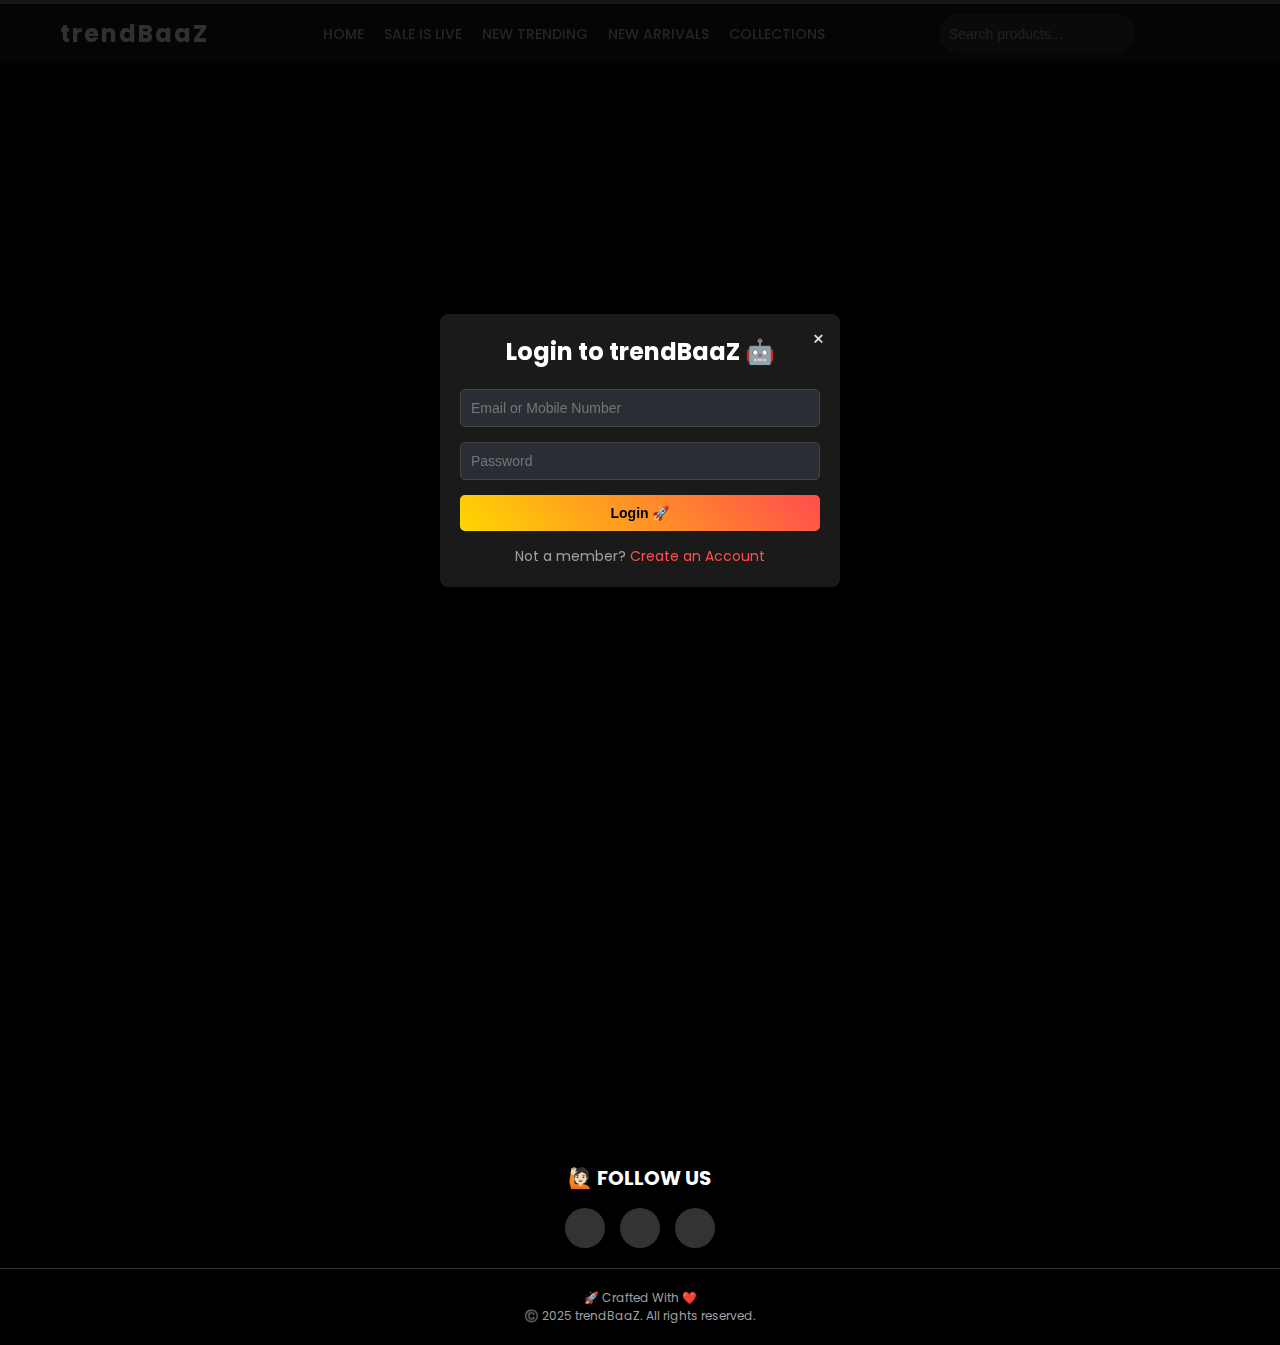
<file: Account.html>
<!DOCTYPE html>
<html lang="en">
<head>
    <meta charset="UTF-8">
    <meta name="viewport" content="width=device-width, initial-scale=1.0">
    <title>trendBaaZ - Account</title>
    <link href="https://fonts.googleapis.com/css2?family=Poppins:wght@400;500;600;700&display=swap" rel="stylesheet">
    <link rel="stylesheet" href="Account.css">
</head>
<body>
    <!-- Navbar -->
    <nav class="navbar">
        <div class="container">
            <div class="logo">
                <h1>trendBaaZ</h1>
            </div>
            <ul class="nav-menu">
                <li class="nav-item"><a href="Index.html" class="nav-link">Home</a></li>
                <li class="nav-item"><a href="Index.html#sale" class="nav-link">Sale is LIVE</a></li>
                <li class="nav-item"><a href="Index.html#trending" class="nav-link">New Trending</a></li>
                <li class="nav-item"><a href="Index.html#new-arrivals" class="nav-link">New Arrivals</a></li>
                <li class="nav-item"><a href="Collection.html" class="nav-link">Collections</a></li>
            </ul>
            <div class="nav-right">
                <div class="search-bar">
                    <input type="text" placeholder="Search products...">
                    <button class="search-icon">
                        <svg width="16" height="16"><use xlink:href="#search-icon"></use></svg>
                    </button>
                </div>
                <div class="nav-icons">
                    <a href="Cart.html" class="icon cart">
                        <svg width="20" height="20"><use xlink:href="#cart-icon"></use></svg>
                    </a>
                    <a href="Account.html" class="icon account">
                        <svg width="20" height="20"><use xlink:href="#account-icon"></use></svg>
                    </a>
                </div>
            </div>
        </div>
    </nav>

    <!-- Login Modal -->
    <div class="modal" id="login-modal">
        <div class="modal-content">
            <span class="close-btn">&times;</span>
            <h2>Login to trendBaaZ 🤖</h2>
            <form id="login-form">
                <input type="text" id="login-identifier" placeholder="Email or Mobile Number" required>
                <input type="password" id="login-password" placeholder="Password" required>
                <button type="submit">Login 🚀</button>
                <p>Not a member? <a href="#" id="show-register">Create an Account</a></p>
            </form>
        </div>
    </div>

    <!-- Register Modal -->
    <div class="modal" id="register-modal">
        <div class="modal-content">
            <span class="close-btn">&times;</span>
            <h2>Create Your Account ✨</h2>
            <form id="register-form">
                <input type="email" id="register-email" placeholder="Email" required>
                <input type="text" id="register-mobile" placeholder="Mobile Number" required>
                <input type="password" id="register-password" placeholder="Password" required>
                <select id="register-gender" required>
                    <option value="" disabled selected>Select Gender</option>
                    <option value="male">Male</option>
                    <option value="female">Female</option>
                    <option value="other">Other</option>
                </select>
                <button type="submit">Register 🎉</button>
                <p>Already have an account? <a href="#" id="show-login">Login</a></p>
            </form>
        </div>
    </div>

    <!-- OTP Verification Modal -->
    <div class="modal" id="otp-modal">
        <div class="modal-content">
            <span class="close-btn">&times;</span>
            <h2>Verify OTP 🔑</h2>
            <form id="otp-form">
                <input type="email" id="otp-email" placeholder="Email" required readonly>
                <input type="text" id="otp-code" placeholder="Enter OTP" required>
                <button type="submit">Verify OTP ✅</button>
                <p>Didn’t receive an OTP? <a href="#" id="resend-otp">Resend OTP</a></p>
            </form>
        </div>
    </div>

    <!-- Account Section -->
    <section class="account-section">
        <div class="account-container" id="account-container">
            <!-- Account content will be dynamically loaded -->
        </div>
    </section>

    <!-- Footer -->
    <footer class="footer-section">
        <div class="footer-container">
            <div class="footer-column footer-brand">
                <h2 class="footer-title">trendBaaZ</h2>
                <p class="footer-description">
                    Discover the latest in fashion with trendBaaZ. Shop exclusive collections, trendy apparel, and elevate your style!
                </p>
            </div>
            <div class="footer-column footer-links">
                <h2 class="footer-title">🔗 Quick Links</h2>
                <ul>
                    <li><a href="index.html" class="footer-link">🏠 Home</a></li>
                    <li><a href="#" class="footer-link">🛍️ Shop</a></li>
                    <li><a href="#" class="footer-link">✨ Collections</a></li>
                    <li><a href="#" class="footer-link">🆕 New Arrivals</a></li>
                    <li><a href="#" class="footer-link">🔖 Sale</a></li>
                </ul>
            </div>
            <div class="footer-column footer-contact">
                <h2 class="footer-title">👩🏻‍💻 Contact Us</h2>
                <p>📧 Email: support@trendbaaz.com</p>
                <p>📞 Phone: +91 9466703790</p>
                <p>📍 Address: 123 Fashion St, Style City, 12345</p>
            </div>
            <div class="footer-column footer-newsletter">
                <h2 class="footer-title">📢 Newsletter</h2>
                <p>Stay updated with the latest trends and exclusive offers!</p>
                <form class="newsletter-form">
                    <input type="email" class="newsletter-input" placeholder="Enter your email">
                    <button type="submit" class="newsletter-btn">Subscribe</button>
                </form>
            </div>
        </div>
        <div class="footer-social">
            <h2 class="footer-title">🙋🏻 Follow Us</h2>
            <div class="social-icons">
                <a href="#" class="social-icon">
                    <svg width="20" height="20"><use xlink:href="#facebook-icon"></use></svg>
                </a>
                <a href="#" class="social-icon">
                    <svg width="20" height="20"><use xlink:href="#twitter-icon"></use></svg>
                </a>
                <a href="#" class="social-icon">
                    <svg width="20" height="20"><use xlink:href="#instagram-icon"></use></svg>
                </a>
            </div>
        </div>
        <div class="footer-bottom">
            <p>🚀 Crafted With ❤️<br>©️ 2025 trendBaaZ. All rights reserved.</p>
        </div>
    </footer>

    <script src="Account.js"></script>
</body>
</html>
</file>
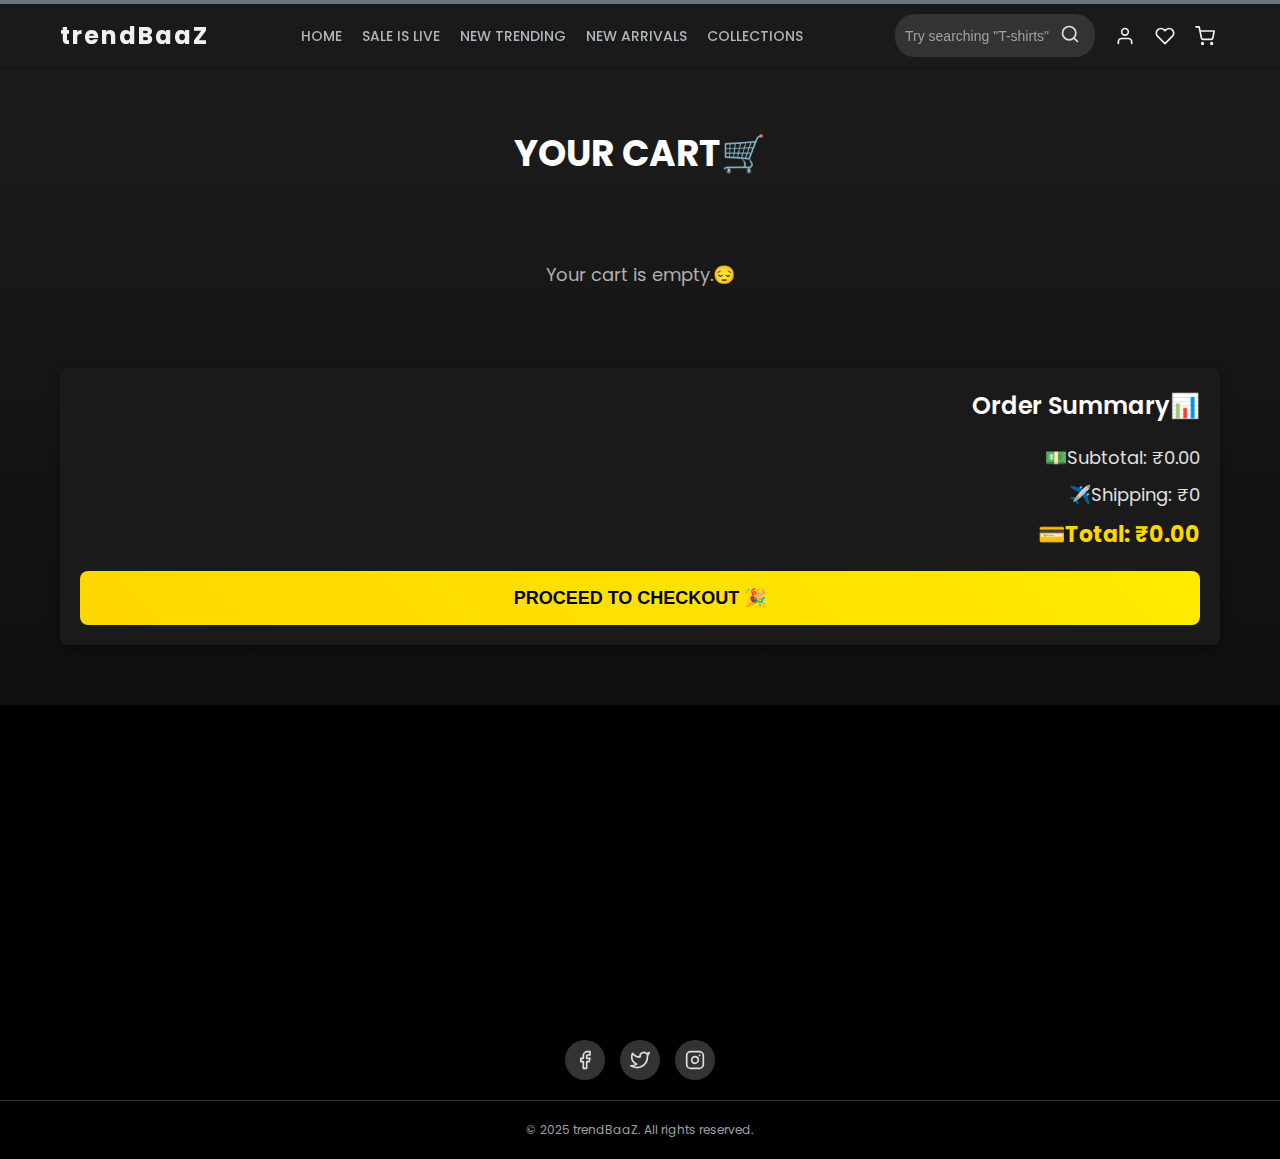
<file: Cart.html>
<!DOCTYPE html>
<html lang="en">
<head>
  <meta charset="UTF-8">
  <meta name="viewport" content="width=device-width, initial-scale=1.0">
  <title>🚛 Your Cart - trendBaaZ</title>
  <link rel="stylesheet" href="Cart.css">
  <link href="https://fonts.googleapis.com/css2?family=Poppins:wght@400;500;600;700&display=swap" rel="stylesheet">
</head>
<body>
  <nav class="navbar">
    <div class="container">
      <div class="logo">
       <a class="index" href="Index.html"> <h1>trendBaaZ</h1> </a>
      </div>
      <ul class="nav-menu">
        <li class="nav-item"><a href="Index.html" class="nav-link">Home</a></li>
                <li class="nav-item"><a href="Index.html#sale" class="nav-link">Sale is LIVE</a></li>
                <li class="nav-item"><a href="Index.html#trending" class="nav-link">New Trending</a></li>
                <li class="nav-item"><a href="Index.html#new-arrivals" class="nav-link">New Arrivals</a></li>
                <li class="nav-item"><a href="Collection.html" class="nav-link">Collections</a></li>
      </ul>
      <div class="nav-right">
        <div class="search-bar">
          <input type="text" id="searchInput" placeholder="Search...">
          <button class="search-icon">
            <svg width="20" height="20" viewBox="0 0 24 24" fill="none" stroke="currentColor" stroke-width="2" stroke-linecap="round" stroke-linejoin="round">
              <circle cx="11" cy="11" r="8"></circle>
              <line x1="21" y1="21" x2="16.65" y2="16.65"></line>
            </svg>
          </button>
        </div>
        <div class="nav-icons">
          <a href="#" class="icon">
            <svg width="20" height="20" viewBox="0 0 24 24" fill="none" stroke="currentColor" stroke-width="2" stroke-linecap="round" stroke-linejoin="round">
              <path d="M20 21v-2a4 4 0 0 0-4-4H8a4 4 0 0 0-4 4v2"></path>
              <circle cx="12" cy="7" r="4"></circle>
            </svg>
          </a>
          <a href="#" class="icon heart">
            <svg width="20" height="20" viewBox="0 0 24 24" fill="none" stroke="currentColor" stroke-width="2" stroke-linecap="round" stroke-linejoin="round">
              <path d="M20.84 4.61a5.5 5.5 0 0 0-7.78 0L12 5.67l-1.06-1.06a5.5 5.5 0 0 0-7.78 7.78l1.06 1.06L12 21.23l7.78-7.78 1.06-1.06a5.5 5.5 0 0 0 0-7.78z"></path>
            </svg>
          </a>
          <a href="#" class="icon">
            <svg width="20" height="20" viewBox="0 0 24 24" fill="none" stroke="currentColor" stroke-width="2" stroke-linecap="round" stroke-linejoin="round">
              <circle cx="9" cy="21" r="1"></circle>
              <circle cx="20" cy="21" r="1"></circle>
              <path d="M1 1h4l2.68 13.39a2 2 0 0 0 2 1.61h9.72a2 2 0 0 0 2-1.61L23 6H6"></path>
            </svg>
          </a>
        </div>
      </div>
    </div>
  </nav>

  <section class="cart-section">
    <div class="container">
      <h2 class="cart-title">Your Cart🛒</h2>
      <div class="cart-items"></div>
      <div class="cart-summary">
        <h3>Order Summary📊</h3>
        <p>💵Subtotal: <span id="subtotal">₹0</span></p>
        <p>✈️Shipping: ₹0</p>
        <p class="total"><b>💳</b>Total: <span id="total">₹0</span></p>
        <button class="checkout-btn">Proceed to Checkout <b>🎉</b></button>
      </div>
    </div>
  </section>

  <footer class="footer-section">
    <div class="footer-container">
      <div class="footer-column footer-brand">
        <h3 class="footer-title">trendBaaZ</h3>
        <p class="footer-description">Discover the latest in fashion with trendBaaZ. Shop exclusive collections, trendy apparel, and elevate your style!</p>
      </div>
      <div class="footer-column footer-links">
        <h3 class="footer-title">Quick Links</h3>
        <ul>
          <li><a href="#" class="footer-link">Home</a></li>
          <li><a href="#" class="footer-link">Shop</a></li>
          <li><a href="#" class="footer-link">Collections</a></li>
          <li><a href="#" class="footer-link">New Arrivals</a></li>
          <li><a href="#" class="footer-link">Sale</a></li>
        </ul>
      </div>
      <div class="footer-column footer-contact">
        <h3 class="footer-title">Contact Us</h3>
        <p>Email: support@trendbaaz.com</p>
        <p>Phone: +1 (234) 567-890</p>
        <p>Address: 123 Fashion St, Style City, 12345</p>
      </div>
      <div class="footer-column footer-newsletter">
        <h3 class="footer-title">Newsletter</h3>
        <p>Stay updated with the latest trends and exclusive offers!</p>
        <form class="newsletter-form">
          <input type="email" class="newsletter-input" placeholder="Enter your email">
          <button class="newsletter-btn">Subscribe</button>
        </form>
      </div>
    </div>
    <div class="footer-social">
      <div class="social-icons">
        <a href="#" class="social-icon">
          <svg width="24" height="24" viewBox="0 0 24 24" fill="none" stroke="currentColor" stroke-width="2" stroke-linecap="round" stroke-linejoin="round">
            <path d="M18 2h-3a5 5 0 0 0-5 5v3H7v4h3v8h4v-8h3l1-4h-4V7a1 1 0 0 1 1-1h3z"></path>
          </svg>
        </a>
        <a href="#" class="social-icon">
          <svg width="24" height="24" viewBox="0 0 24 24" fill="none" stroke="currentColor" stroke-width="2" stroke-linecap="round" stroke-linejoin="round">
            <path d="M23 3a10.9 10.9 0 0 1-3.14 1.53 4.48 4.48 0 0 0-7.86 3v1A10.66 10.66 0 0 1 3 4s-4 9 5 13a11.64 11.64 0 0 1-7 2c9 5 20 0 20-11.5a4.5 4.5 0 0 0-.08-.83A7.72 7.72 0 0 0 23 3z"></path>
          </svg>
        </a>
        <a href="#" class="social-icon">
          <svg width="24" height="24" viewBox="0 0 24 24" fill="none" stroke="currentColor" stroke-width="2" stroke-linecap="round" stroke-linejoin="round">
            <rect x="2" y="2" width="20" height="20" rx="5" ry="5"></rect>
            <path d="M16 11.37A4 4 0 1 1 12.63 8 4 4 0 0 1 16 11.37z"></path>
            <line x1="17.5" y1="6.5" x2="17.51" y2="6.5"></line>
          </svg>
        </a>
      </div>
    </div>
    <div class="footer-bottom">
      <p>© 2025 trendBaaZ. All rights reserved.</p>
    </div>
  </footer>

  <script src="Cart.js"></script>
</body>
</html>
</file>
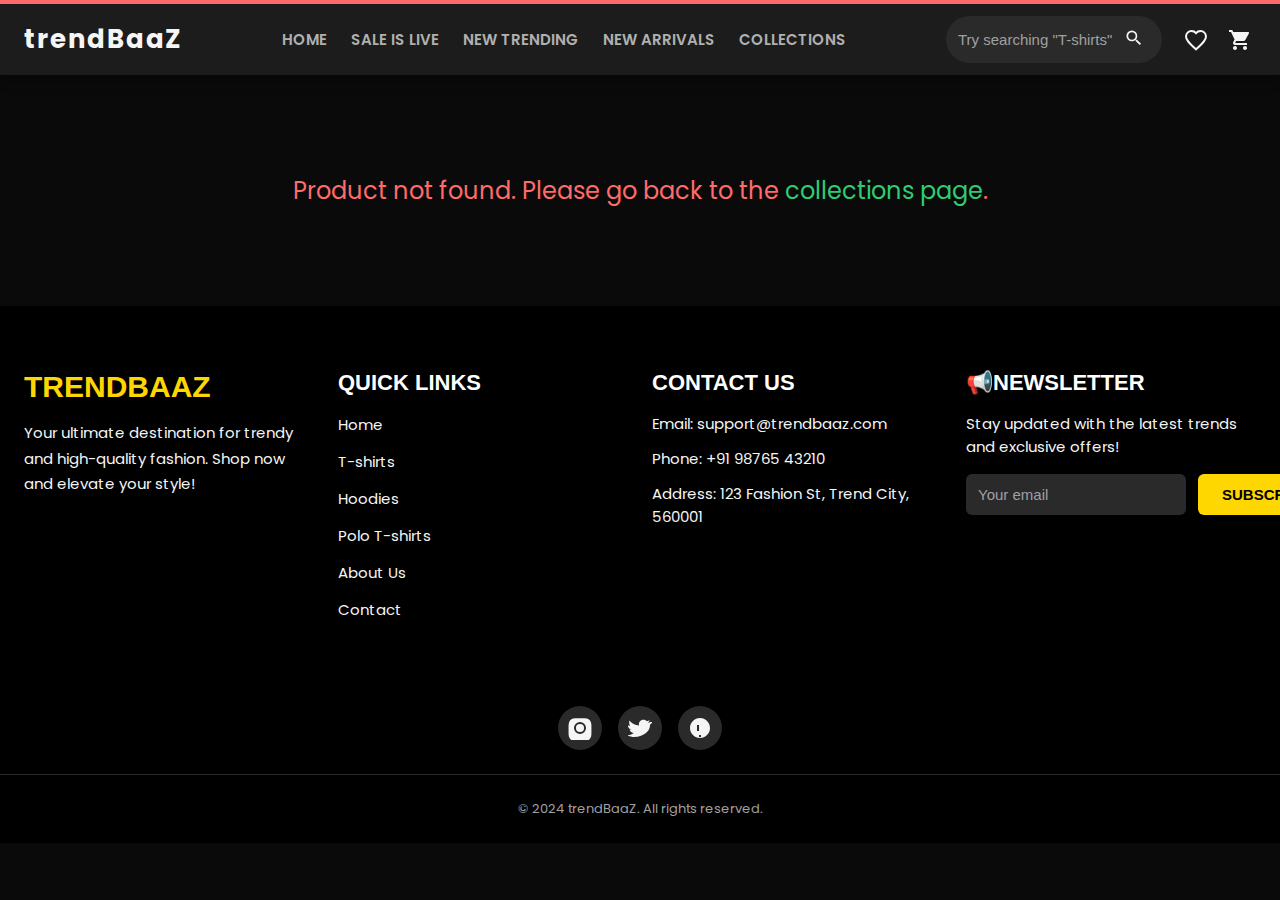
<file: CollectionProducts.html>
<!DOCTYPE html>
<html lang="en">
<head>
    <meta charset="UTF-8">
    <meta name="viewport" content="width=device-width, initial-scale=1.0">
    <title>Product Details - trendBaaZ</title>
    <link href="https://fonts.googleapis.com/css2?family=Poppins:wght@400;500;600;700&display=swap" rel="stylesheet">
    <link rel="stylesheet" href="CollectionProducts.css">
</head>
<body>
    <nav class="navbar">
        <div class="container">
            <div class="logo">
                <h1>trendBaaZ</h1>
            </div>
            <button class="hamburger">
                <span></span>
                <span></span>
                <span></span>
            </button>
            <ul class="nav-menu">
                <li class="nav-item"><a href="Collection.html" class="nav-link">Home</a></li>
                <li class="nav-item"><a href="#" class="nav-link">Sale is LIVE</a></li>
                <li class="nav-item"><a href="#" class="nav-link">New Trending</a></li>
                <li class="nav-item"><a href="#" class="nav-link">New Arrivals</a></li>
                <li class="nav-item dropdown">
                    <a href="Collection.html" class="nav-link">Collections</a>
                    <ul class="dropdown-menu">
                        <li><a href="Collection.html#tshirt-section">T-shirt</a></li>
                        <li><a href="Collection.html#polo-section">Polo Tshirt</a></li>
                        <li><a href="Collection.html#hoodie-section">Hoodie</a></li>
                    </ul>
                </li>
            </ul>
            <div class="nav-right">
                <div class="search-bar">
                    <input type="text" id="searchInput" placeholder="Try searching...">
                    <button class="search-icon">
                        <svg width="20" height="20" viewBox="0 0 24 24">
                            <path fill="currentColor" d="M15.5 14h-.79l-.28-.27a6.5 6.5 0 001.48-4.23 6.5 6.5 0 10-6.5 6.5c1.61 0 3.09-.59 4.23-1.57l.27.28v.79l5 4.99L20.49 19l-4.99-5zm-6 0C7.01 14 5 11.99 5 9.5S7.01 5 9.5 5 14 7.01 14 9.5 11.99 14 9.5 14z"/>
                        </svg>
                    </button>
                </div>
                <div class="nav-icons">
                    <a href="#" class="icon wishlist-icon">
                        <svg width="24" height="24" viewBox="0 0 24 24"><path fill="none" stroke="currentColor" stroke-width="2" d="M12 21.35l-1.45-1.32C5.4 15.36 2 12.28 2 8.5 2 5.42 4.42 3 7.5 3c1.74 0 3.41.81 4.5 2.09C13.09 3.81 14.76 3 16.5 3 19.58 3 22 5.42 22 8.5c0 3.78-3.4 6.86-8.55 11.54L12 21.35z"/></svg>
                        <span class="count-badge wishlist-count"></span>
                    </a>
                    <a href="#" class="icon cart-icon">
                        <svg width="24" height="24" viewBox="0 0 24 24"><path fill="currentColor" d="M7 18c-1.1 0-1.99.9-1.99 2S5.9 22 7 22s2-.9 2-2-.9-2-2-2zM1 2v2h2l3.6 7.59-1.35 2.45c-.16.28-.25.61-.25.96 0 1.1.9 2 2 2h12v-2H7.42c-.14 0-.25-.11-.25-.25l.03-.12.9-1.63h7.45c.75 0 1.41-.41 1.75-1.03l3.58-6.49A1.003 1.003 0 0020 4H5.21l-.94-2H1zm16 16c-1.1 0-1.99.9-1.99 2s.89 2 1.99 2 2-.9 2-2-.9-2-2-2z"/></svg>
                        <span class="count-badge cart-count"></span>
                    </a>
                </div>
            </div>
        </div>
    </nav>

    <section class="product-details-section">
        <div class="product-details-container">
            <div class="product-image-gallery">
                <img id="mainProductImage" src="" alt="Product Image">
                <button class="gallery-arrow previous-btn" aria-label="Previous Image">‹</button>
                <button class="gallery-arrow next-btn" aria-label="Next Image">›</button>
                <div class="thumbnail-gallery" id="thumbnailContainer">
                    <!-- Thumbnails will be dynamically loaded here by JS -->
                </div>
            </div>
            <div class="product-info-main">
                <div class="product-header">
                    <div class="price-rating">
                        <div class="product-price-info">
                            <span id="productPrice" class="price"></span>
                            <span id="productOriginalPrice" class="original-price"></span>
                            <span id="productDiscount" class="discount"></span>
                        </div>
                        <p class="rating">⭐ <span id="productRating"></span></p>
                    </div>
                    <p id="productName" class="product-title"></p>
                    <button class="share-icon" aria-label="Share">
                        <svg width="24" height="24" viewBox="0 0 24 24"><path fill="currentColor" d="M18 16.08c-.76 0-1.44.3-1.96.77L8.91 12.7c.05-.23.09-.46.09-.7s-.04-.47-.09-.7l7.05-4.11c.52.48 1.2.77 1.96.77 1.66 0 3-1.34 3-3s-1.34-3-3-3-3 1.34-3 3c0 .24.04.47.09.7L7.05 11.2c-.52-.48-1.2-.77-1.96-.77-1.66 0-3 1.34-3 3s1.34 3 3 3c.76 0 1.44-.3 1.96-.77l7.05 4.11c-.05.23-.09.46-.09.7 0 1.66 1.34 3 3 3s3-1.34 3-3-1.34-3-3-3z"/></svg>
                    </button>
                </div>

                <h3 class="section-title">OFFERS</h3>
                <div class="offers-section">
                    <div class="offer-card">
                        <div class="offer-icon">
                            <svg width="24" height="24" viewBox="0 0 24 24"><path fill="#2ecc71" d="M12 2C6.48 2 2 6.48 2 12s4.48 10 10 10 10-4.48 10-10S17.52 2 12 2zm-2 15l-5-5 1.41-1.41L10 14.17l7.59-7.59L19 8l-9 9z"/></svg>
                        </div>
                        <div class="offer-content">
                            <p class="offer-text">Get it for as low as <span class="offer-price">₹399</span> <span class="original-offer-price">₹549</span></p>
                            <p class="offer-details">Pick any 3 Oversized Printed T-shirts @1199 Add 3 products in your cart to avail the offer</p>
                            <p class="offer-terms">Offer will be auto-applied <a href="#" class="offer-t-c">OFFER T&C</a></p>
                        </div>
                    </div>
                </div>

                <div class="color-selection">
                    <h3>SELECT COLOR</h3>
                    <div class="color-options">
                        <div class="color-option active" data-color="default" title="Default Color">
                            <img src="https://placehold.co/80x80/0a0a0a/FFFFFF?text=Default" alt="Default Color">
                        </div>
                        <div class="color-option" data-color="black" title="Black">
                            <img src="https://placehold.co/80x80/000000/FFFFFF?text=Black" alt="Black Color">
                        </div>
                        <div class="color-option" data-color="white" title="White">
                            <img src="https://placehold.co/80x80/FFFFFF/000000?text=White" alt="White Color">
                        </div>
                        <!-- Add more color options here as needed -->
                    </div>
                </div>

                <div class="size-selection">
                    <div class="size-header">
                        <h3>SELECT SIZE</h3>
                        <a href="#" class="size-guide-link">SIZE GUIDE</a>
                    </div>
                    <div class="size-buttons">
                        <button class="size-btn" data-size="S">S</button>
                        <button class="size-btn" data-size="M">M</button>
                        <button class="size-btn" data-size="L">L</button>
                        <button class="size-btn" data-size="XL">XL</button>
                        <button class="size-btn" data-size="XXL">XXL</button>
                    </div>
                </div>

                <div class="action-buttons">
                    <button class="wishlist-btn">
                        <svg width="24" height="24" viewBox="0 0 24 24"><path d="M12 21.35l-1.45-1.32C5.4 15.36 2 12.28 2 8.5 2 5.42 4.42 3 7.5 3c1.74 0 3.41.81 4.5 2.09C13.09 3.81 14.76 3 16.5 3 19.58 3 22 5.42 22 8.5c0 3.78-3.4 6.86-8.55 11.54L12 21.35z"/></svg>
                        WISHLIST
                    </button>
                    <button class="add-to-cart-btn">ADD TO CART</button>
                </div>

                <div class="product-accordion">
                    <div class="accordion-item">
                        <div class="accordion-header">
                            <span class="accordion-icon">📄</span>
                            Product Description
                            <span class="toggle-icon">+</span>
                        </div>
                        <div class="accordion-content">
                            <p id="productDescription"></p>
                        </div>
                    </div>
                </div>
            </div>
        </div>

        <div class="customer-reviews reviews-section">
            <h3 class="section-title">CUSTOMER REVIEWS</h3>
            <div class="review-summary">
                <div class="overall-rating">
                    <span class="stars">⭐ <span id="overallRating">N/A</span></span>
                    <span id="totalReviews" class="review-count">0 reviews</span>
                </div>
                <button class="write-review-btn">Write a Review</button>
            </div>
            <div class="review-sort">
                <label for="sortReviews">Sort by:</label>
                <select id="sortReviews">
                    <option value="recent">Most Recent</option>
                    <option value="highest">Highest Rated</option>
                    <option value="lowest">Lowest Rated</option>
                </select>
            </div>
            <div class="individual-reviews" id="reviewList">
                <!-- Reviews will be dynamically loaded here by JS -->
            </div>
        </div>

    </section>

    <footer class="footer-section">
        <div class="footer-container">
            <div class="footer-column footer-brand">
                <h2 class="footer-title">trendBaaZ</h2>
                <p class="footer-description">Your ultimate destination for trendy and high-quality fashion. Shop now and elevate your style!</p>
            </div>
            <div class="footer-column footer-links">
                <h3 class="footer-title">Quick Links</h3>
                <ul>
                    <li><a href="Collection.html" class="footer-link">Home</a></li>
                    <li><a href="Collection.html#tshirt-section" class="footer-link">T-shirts</a></li>
                    <li><a href="Collection.html#hoodie-section" class="footer-link">Hoodies</a></li>
                    <li><a href="Collection.html#polo-section" class="footer-link">Polo T-shirts</a></li>
                    <li><a href="#" class="footer-link">About Us</a></li>
                    <li><a href="#" class="footer-link">Contact</a></li>
                </ul>
            </div>
            <div class="footer-column footer-contact">
                <h3 class="footer-title">Contact Us</h3>
                <p>Email: support@trendbaaz.com</p>
                <p>Phone: +91 98765 43210</p>
                <p>Address: 123 Fashion St, Trend City, 560001</p>
            </div>
            <div class="footer-column footer-newsletter">
                <div class="footer-title">📢Newsletter</div>
                <p>Stay updated with the latest trends and exclusive offers!</p>
                <form class="newsletter-form">
                    <input type="email" placeholder="Your email" class="newsletter-input">
                    <button type="submit" class="newsletter-btn">Subscribe</button>
                </form>
            </div>
        </div>
        <div class="footer-social">
            <div class="social-icons">
                <a href="#" class="social-icon"><svg viewBox="0 0 24 24" width="24" height="24"><path fill="currentColor" d="M12 2.163c3.204 0 3.584.012 4.85.07c1.332.067 2.163.292 2.87.546a4.998 4.998 0 013.111 3.111c.254.707.479 1.538.546 2.87.058 1.265.07 1.646.07 4.85s-.012 3.584-.07 4.85c-.067 1.332-.292 2.163-.546 2.87a4.998 4.998 0 01-3.111 3.111c-.707.254-1.538.479-2.87.546-1.265.058-1.646.07-4.85.07s-3.584-.012-4.85-.07c-1.332-.067-2.163-.292-2.87-.546a4.998 4.998 0 01-3.111-3.111c-.254-.707-.479-1.538-.546-2.87-.058-1.265-.07-1.646-.07-4.85s.012-3.584.07-4.85c.067-1.332.292-2.163.546-2.87a4.998 4.998 0 013.111-3.111c.707-.254 1.538-.479 2.87-.546C8.416 2.175 8.796 2.163 12 2.163zm0 3.84a6 6 0 100 12 6 6 0 000-12zm0 1.95a4.05 4.05 0 110 8.1 4.05 4.05 0 010-8.1z"/></svg></a>
                <a href="#" class="social-icon"><svg viewBox="0 0 24 24" width="24" height="24"><path fill="currentColor" d="M22.46 6c-.84.37-1.74.62-2.67.73.96-.58 1.7-1.5 2.05-2.61-.9.53-1.89.92-2.93 1.13c-.85-.91-2.06-1.48-3.38-1.48-2.57 0-4.66 2.09-4.66 4.66 0 .36.04.7.11 1.03-3.87-.19-7.3-2.05-9.6-4.87-.4 2.07-.2 3.98.64 5.1-.79-.02-1.53-.24-2.18-.62v.06c0 2.27 1.62 4.16 3.76 4.59-.39.1-.8.15-1.23.15-.3 0-.59-.03-.87-.08.6 1.86 2.34 3.2 4.39 3.23-1.61 1.26-3.64 2.02-5.83 2.02-.38 0-.76-.02-1.13-.07 2.08 1.34 4.56 2.13 7.23 2.13C16.5 20.33 22 14.86 22 9.21c0-.18-.01-.35-.02-.52.96-.69 1.79-1.56 2.45-2.55z"/></svg></a>
                <a href="#" class="social-icon"><svg viewBox="0 0 24 24" width="24" height="24"><path fill="currentColor" d="M12 2C6.48 2 2 6.48 2 12s4.48 10 10 10 10-4.48 10-10S17.52 2 12 2zm-1 13H9v-6h2v6zm0 4h2v2h-2z"/></svg></a>
            </div>
        </div>
        <div class="footer-bottom">
            <p>&copy; 2024 trendBaaZ. All rights reserved.</p>
        </div>
    </footer>

    <script src="CollectionProducts.js"></script>
</body>
</html>
</file>
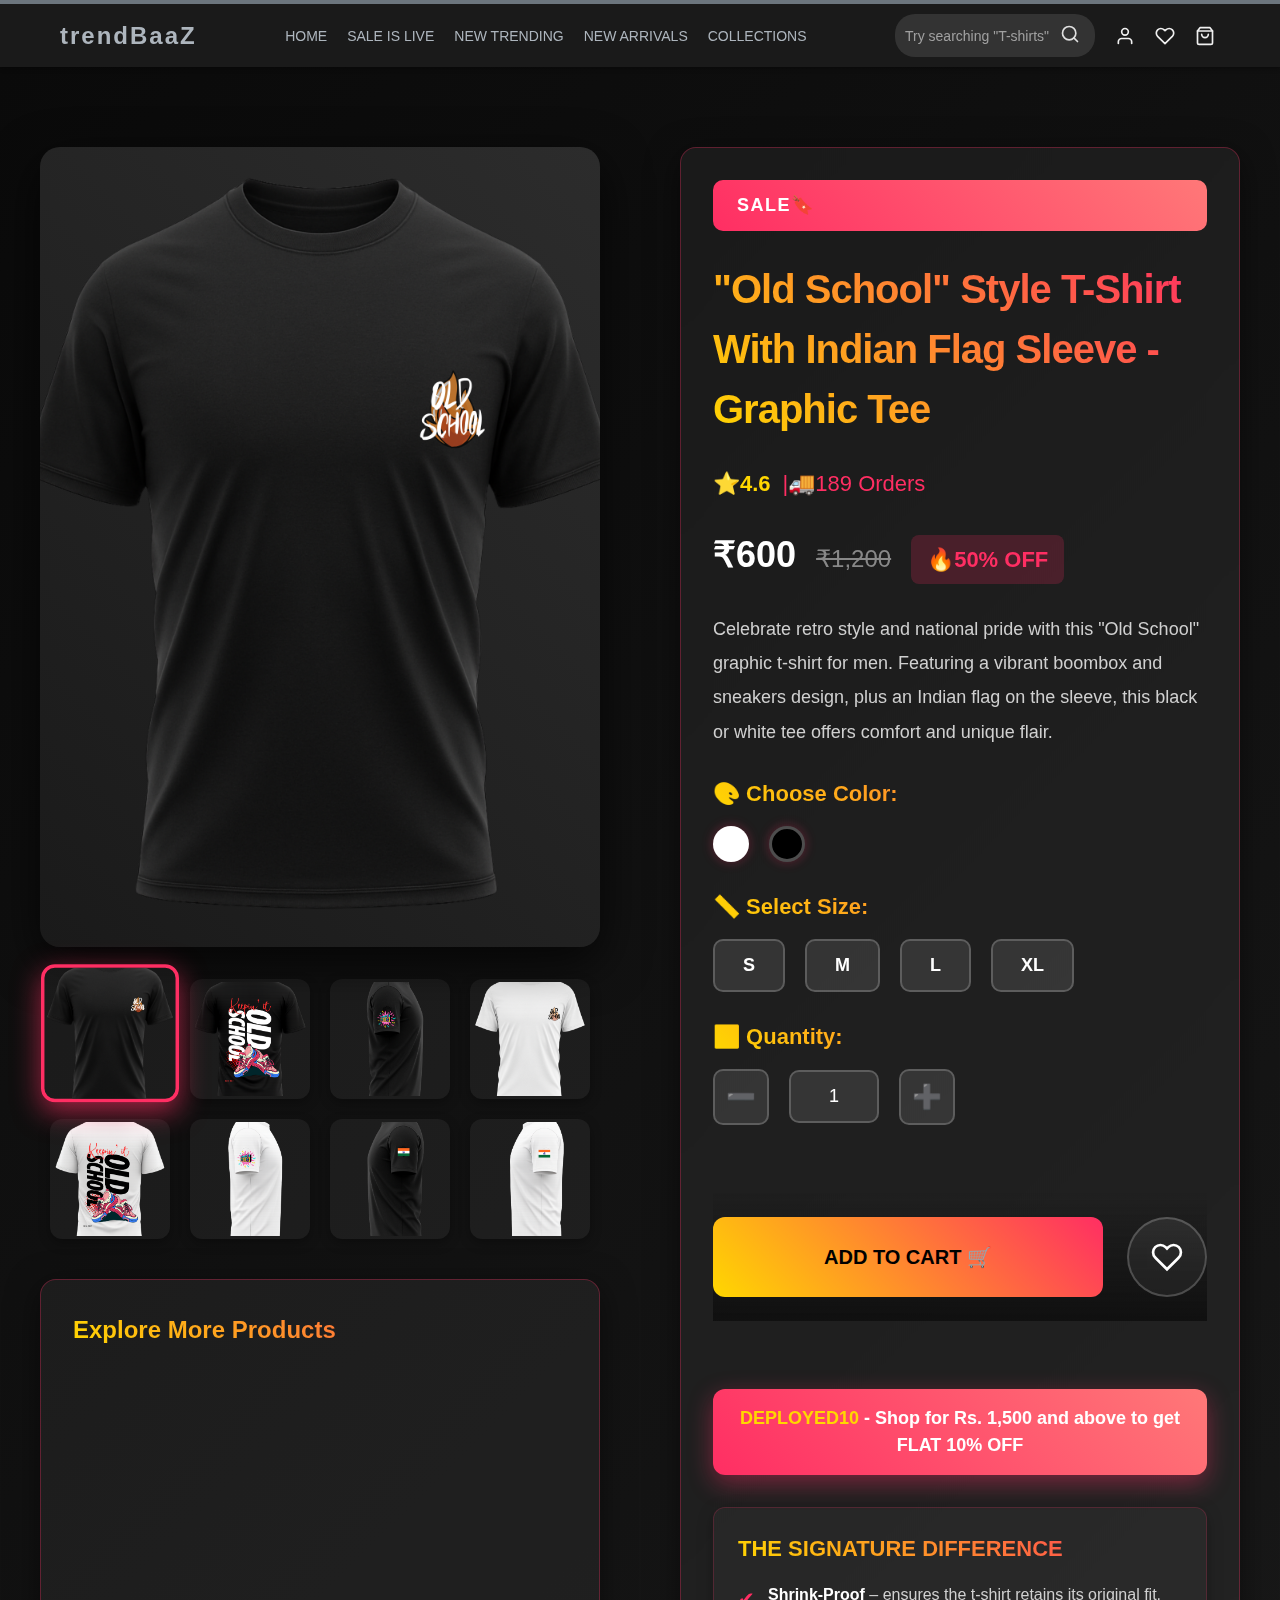
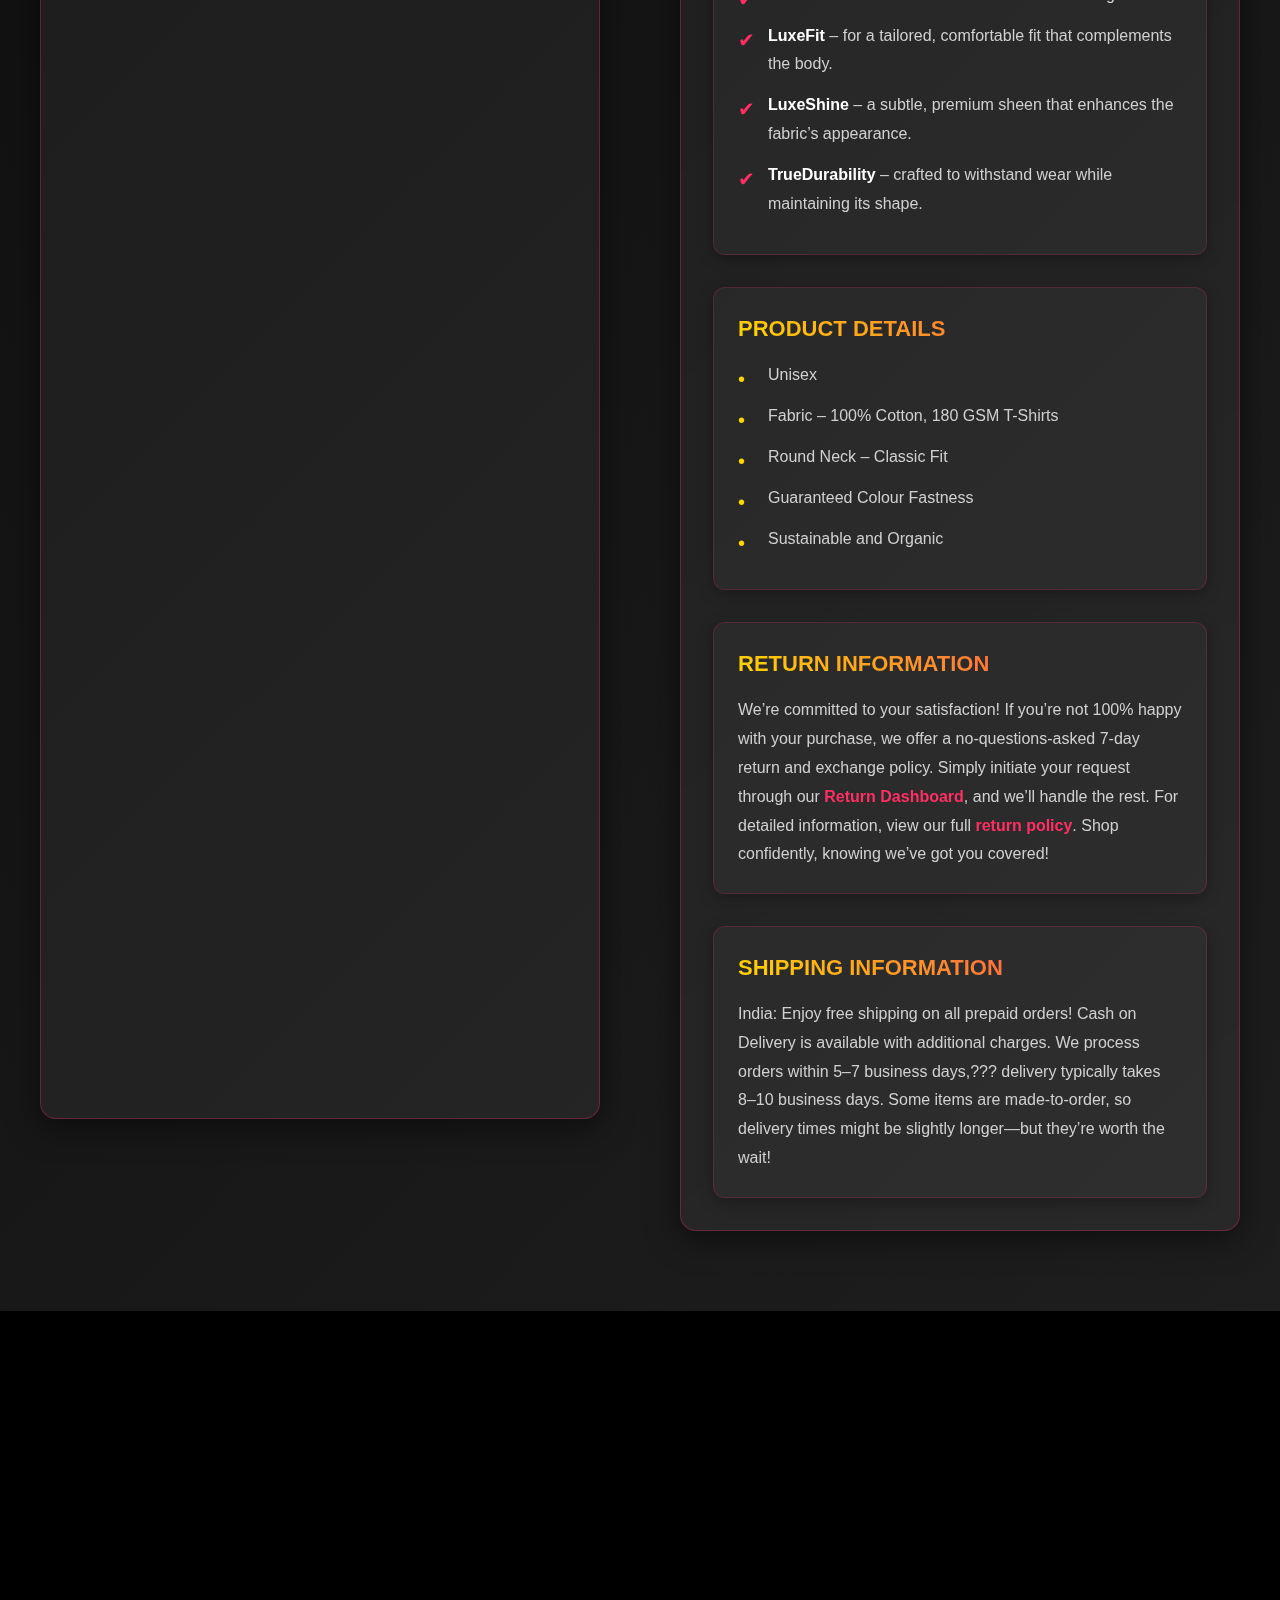
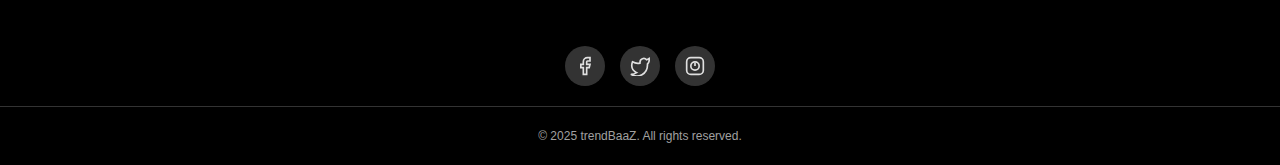
<file: Product.html>
<!DOCTYPE html>
<html lang="en">
<head>
  <meta charset="UTF-8">
  <meta name="viewport" content="width=device-width, initial-scale=1.0">
  <title>trendBaaZ | Product</title>
  <link rel="stylesheet" href="Product.css">
</head>
<body>
  <header class="navbar">
    <div class="container">
      <div class="logo">
        <h1><a href="#" class="index">trendBaaZ</a></h1>
      </div>
      <nav>
        <ul class="nav-menu">
          <li class="nav-item"><a href="Index.html" class="nav-link">Home</a></li>
                <li class="nav-item"><a href="Index.html#sale" class="nav-link">Sale is LIVE</a></li>
                <li class="nav-item"><a href="Index.html#trending" class="nav-link">New Trending</a></li>
                <li class="nav-item"><a href="Index.html#new-arrivals" class="nav-link">New Arrivals</a></li>
                <li class="nav-item"><a href="Collection.html" class="nav-link">Collections</a></li>
        </ul>
      </nav>
      <div class="nav-right">
        <div class="search-bar">
          <input type="text" id="searchInput" placeholder="Try searching..."/>
          <button class="search-icon">
            <svg width="20" height="20" viewBox="0 0 24 24" fill="none" stroke="currentColor" stroke-width="2" stroke-linecap="round" stroke-linejoin="round">
              <circle cx="11" cy="11" r="8"></circle>
              <line x1="21" y1="21" x2="16.65" y2="16.65"></line>
            </svg>
          </button>
        </div>
        <div class="nav-icons">
          <a href="Account.html" class="icon">
            <svg width="20" height="20" viewBox="0 0 24 24" fill="none" stroke="currentColor" stroke-width="2" stroke-linecap="round" stroke-linejoin="round">
              <path d="M20 21v-2a4 4 0 0 0-4-4H8a4 4 0 0 0-4 4v2"></path>
              <circle cx="12" cy="7" r="4"></circle>
            </svg>
            <span class="count-badge hidden" id="wishlist-count">0</span>
          </a>
          <a href="Wishlist.html" class="icon heart">
            <svg width="20" height="20" viewBox="0 0 24 24" fill="none" stroke="currentColor" stroke-width="2" stroke-linecap="round" stroke-linejoin="round">
              <path d="M20.84 4.61a5.5 5.5 0 0 0-7.78 0L12 5.67l-1.06-1.06a5.5 5.5 0 0 0-7.78 7.78L12 21.23l7.78-7.78 1.06-1.06a5.5 5.5 0 0 0 0-7.78z"></path>
            </svg>
            <span class="count-badge wishlist-count">0</span>
          </a>
          <a href="Cart.html" class="icon cart">
            <svg width="20" height="20" viewBox="0 0 24 24" fill="none" stroke="currentColor" stroke-width="2" stroke-linecap="round" stroke-linejoin="round">
              <path d="M6 2L3 6v14a2 2 0 0 0 2 2h14a2 2 0 0 0 2-2V6l-3-4z"></path>
              <line x1="3" y1="6" x2="21" y2="6"></line>
              <path d="M16 10a4 4 0 0 1-8 0"></path>
            </svg>
            <span class="count-badge cart-count">0</span>
          </a>
        </div>
      </div>
    </div>
  </header>

  <section class="product-details-section">
    <div class="product-container">
      <div class="product-gallery-section">
        <div class="product-gallery">
          <div class="main-image">
            <img src="" alt="Main Product Image" class="main-product-image">
            <button class="gallery-nav left">
              <svg viewBox="0 0 24 24" fill="none" stroke="currentColor" stroke-width="2">
                <path d="M15 18l-6-6 6-6"></path>
              </svg>
            </button>
            <button class="gallery-nav right">
              <svg viewBox="0 0 24 24" fill="none" stroke="currentColor" stroke-width="2">
                <path d="M9 18l6-6-6-6"></path>
              </svg>
            </button>
          </div>
          <div class="thumbnail-container"></div>
        </div>
        <div class="more-products">
          <h3>Explore More Products</h3>
          <div class="product-cards"></div>
        </div>
      </div>

      <div class="product-info">
        <span class="product-tag"></span>
        <h1 class="product-title"></h1>
        <div class="product-rating">
          <span class="rating-value"></span>
          <span class="orders"></span>
        </div>
        <div class="price-details">
          <span class="current-price"></span>
          <span class="original-price"></span>
          <span class="discount-percentage"></span>
        </div>
        <p class="product-description"></p>
        <div class="color-selector">
          <h3>🎨 Choose Color:</h3>
          <div class="color-options"></div>
        </div>
        <div class="size-selector">
          <h3>📏 Select Size:</h3>
          <div class="size-options">
            <button class="size-btn" data-size="S">S</button>
            <button class="size-btn" data-size="M">M</button>
            <button class="size-btn" data-size="L">L</button>
            <button class="size-btn" data-size="XL">XL</button>
          </div>
        </div>
        <div class="quantity-selector">
          <h3>🔢 Quantity:</h3>
          <div class="quantity-controls">
            <button class="quantity-btn minus">➖</button>
            <input type="number" class="quantity-input" value="1" min="1" max="10">
            <button class="quantity-btn plus">➕</button>
          </div>
        </div>
        <div class="action-buttons">
          <button class="add-to-cart-btn">Add to Cart 🛒</button>
          <button class="wishlist-btn">
            <svg viewBox="0 0 24 24" fill="none" stroke="currentColor" stroke-width="2">
              <path d="M20.84 4.61a5.5 5.5 0 0 0-7.78 0L12 5.67l-1.06-1.06a5.5 5.5 0 0 0-7.78 7.78l1.06 1.06L12 21.23l7.78-7.78 1.06-1.06a5.5 5.5 0 0 0 0-7.78z"></path>
            </svg>
          </button>
        </div>
        <div class="additional-info">
          <div class="offer-banner">
            <p><strong>DEPLOYED10</strong> - Shop for Rs. 1,500 and above to get FLAT 10% OFF</p>
          </div>
          <div class="signature-difference">
            <h3>THE SIGNATURE DIFFERENCE</h3>
            <ul>
              <li><strong>Shrink-Proof</strong> – ensures the t-shirt retains its original fit.</li>
              <li><strong>LuxeFit</strong> – for a tailored, comfortable fit that complements the body.</li>
              <li><strong>LuxeShine</strong> – a subtle, premium sheen that enhances the fabric’s appearance.</li>
              <li><strong>TrueDurability</strong> – crafted to withstand wear while maintaining its shape.</li>
            </ul>
          </div>
          <div class="product-details">
            <h3>PRODUCT DETAILS</h3>
            <ul>
              <li>Unisex</li>
              <li>Fabric – 100% Cotton, 180 GSM T-Shirts</li>
              <li>Round Neck – Classic Fit</li>
              <li>Guaranteed Colour Fastness</li>
              <li>Sustainable and Organic</li>
            </ul>
          </div>
          <div class="return-info">
            <h3>RETURN INFORMATION</h3>
            <p>We’re committed to your satisfaction! If you’re not 100% happy with your purchase, we offer a no-questions-asked 7-day return and exchange policy. Simply initiate your request through our <a href="#">Return Dashboard</a>, and we’ll handle the rest. For detailed information, view our full <a href="#">return policy</a>. Shop confidently, knowing we’ve got you covered!</p>
          </div>
          <div class="shipping-info">
            <h3>SHIPPING INFORMATION</h3>
            <p>India: Enjoy free shipping on all prepaid orders! Cash on Delivery is available with additional charges. We process orders within 5–7 business days,??? delivery typically takes 8–10 business days. Some items are made-to-order, so delivery times might be slightly longer—but they’re worth the wait!</p>
          </div>
        </div>
      </div>
    </div>
  </section>

  <footer class="footer-section">
    <div class="footer-container">
      <div class="footer-column footer-brand">
        <h3 class="footer-title">trendBaaZ 🌟</h3>
        <p class="footer-description">Discover the latest in fashion with trendBaaZ. Shop exclusive collections, trendy apparel, and elevate your style! 🚀</p>
      </div>
      <div class="footer-column footer-links">
        <h3 class="footer-title">Quick Links 🔗</h3>
        <ul>
          <li><a href="#" class="footer-link">Home 🏠</a></li>
          <li><a href="#" class="footer-link">Shop 🛍️</a></li>
          <li><a href="#" class="footer-link">Collections 🎨</a></li>
          <li><a href="#" class="footer-link">New Arrivals 🚀</a></li>
          <li><a href="#" class="footer-link">Sale 🔥</a></li>
        </ul>
      </div>
      <div class="footer-column footer-contact">
        <h3 class="footer-title">Contact Us 📬</h3>
        <p>Email: [email protected]</p>
        <p>Phone: +1 (234) 567-890</p>
        <p>Address: 123 Fashion St, Style City, 12345</p>
      </div>
      <div class="footer-column footer-newsletter">
        <h3 class="footer-title">Newsletter 📩</h3>
        <p>Stay updated with the latest trends and exclusive offers!</p>
        <form class="newsletter-form">
          <input type="email" class="newsletter-input" placeholder="Your email">
          <button type="submit" class="newsletter-btn">Subscribe ✨</button>
        </form>
      </div>
    </div>
    <div class="footer-social">
      <div class="social-icons">
        <a href="#" class="social-icon">
          <svg viewBox="0 0 24 24" fill="none" stroke="currentColor" stroke-width="2">
            <path d="M18 2h-3a5 5 0 0 0-5 5v3H7v4h3v8h4v-8h3l1-4h-4V7a1 1 0 0 1 1-1h3z"></path>
          </svg>
        </a>
        <a href="#" class="social-icon">
          <svg viewBox="0 0 24 24" fill="none" stroke="currentColor" stroke-width="2">
            <path d="M23 3a10.9 10.9 0 0 1-3.14 1.53 4.48 4.48 0 0 0-7.86 3v1A12.66 12.66 0 0 1 3 7s-4 9 5 13a11.64 11.64 0 0 1-7 2c9 5 20 0 20-11.5a4.5 4.5 0 0 0-.08-.83A7.72 7.72 0 0 0 23 3z"></path>
          </svg>
        </a>
        <a href="#" class="social-icon">
          <svg viewBox="0 0 24 24" fill="none" stroke="currentColor" stroke-width="2">
            <rect x="2" y="2" width="20" height="20" rx="5" ry="5"></rect>
            <circle cx="12" cy="12" r="5"></circle>
            <line x1="12" y1="8" x2="12" y2="12"></line>
            <line x1="12" y1="16" x2="12" y2="16"></line>
          </svg>
        </a>
      </div>
    </div>
    <div class="footer-bottom">
      <p>© 2025 trendBaaZ. All rights reserved.</p>
    </div>
  </footer>
  <script src="Product.js"></script>
</body>
</html>
</file>
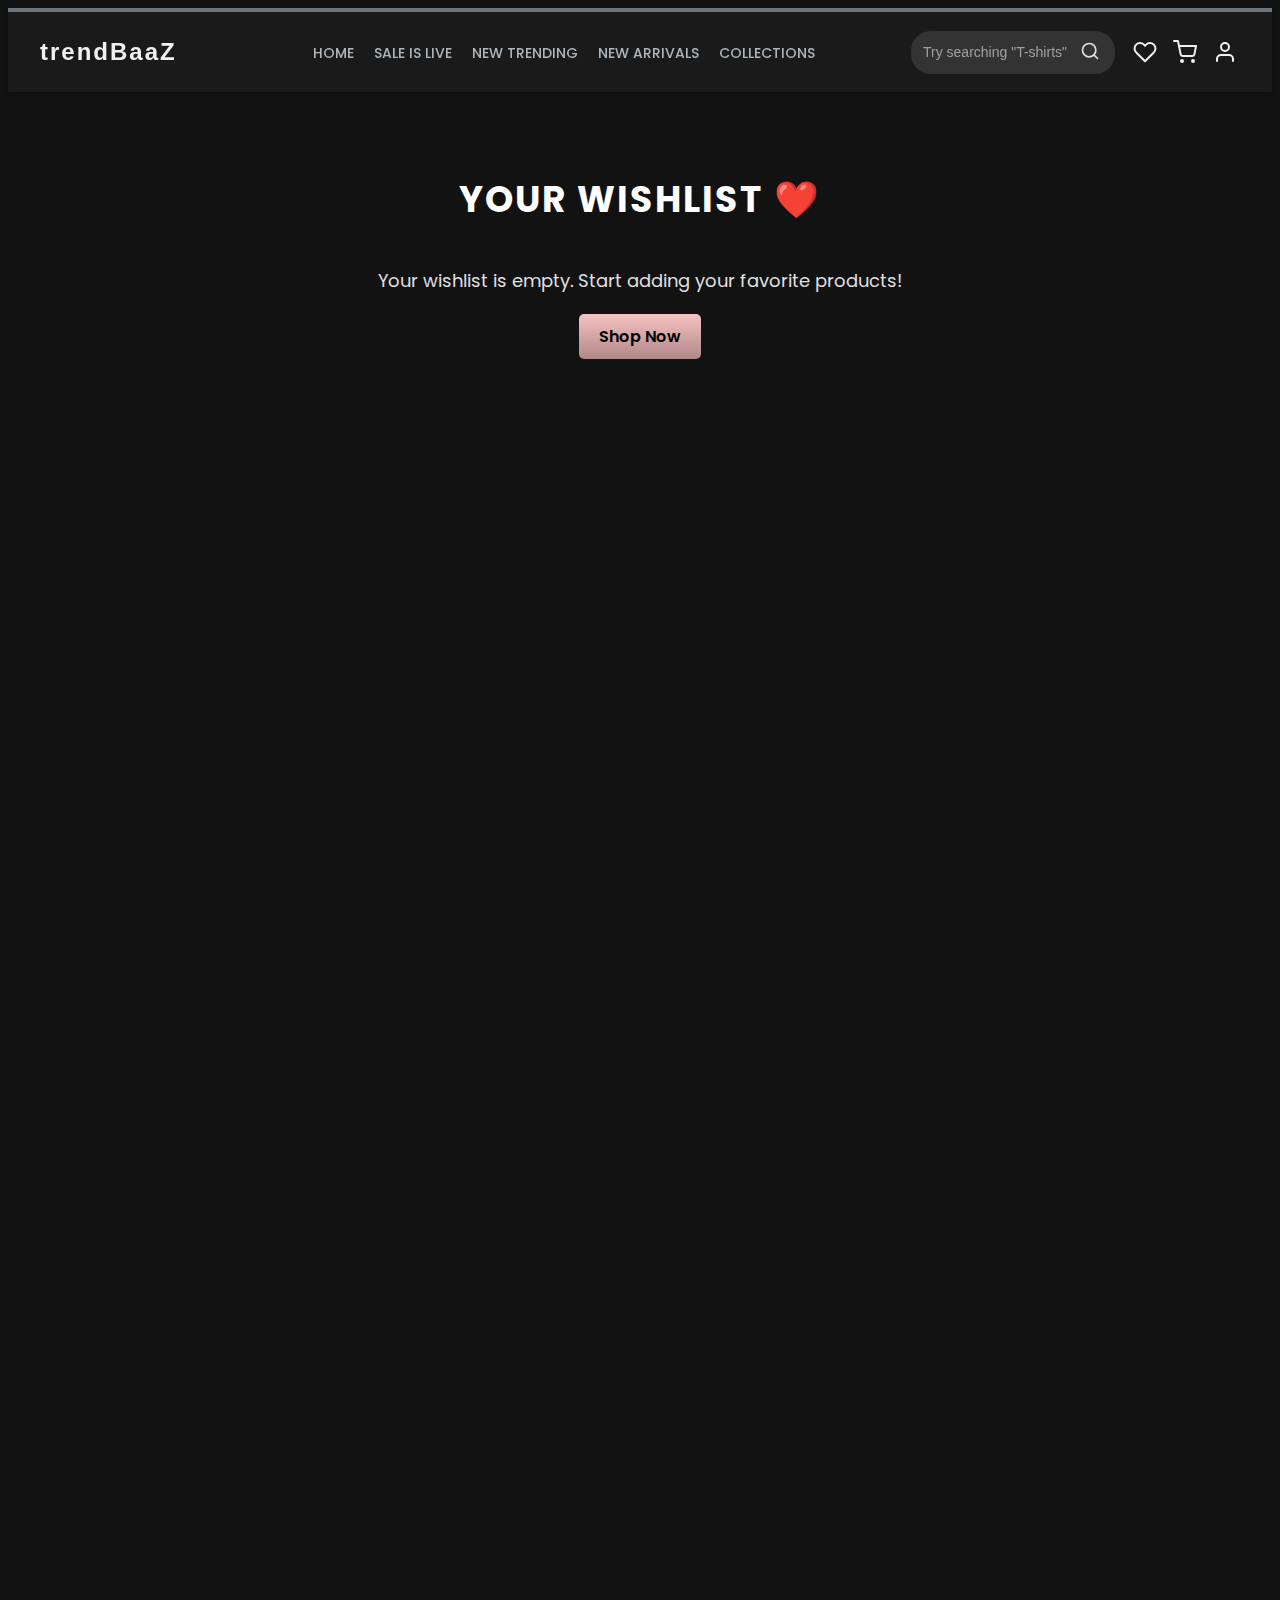
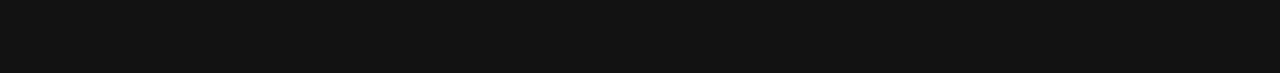
<file: Wishlist.html>
<!DOCTYPE html>
<html lang="en">
<head>
    <meta charset="UTF-8">
    <meta name="viewport" content="width=device-width, initial-scale=1.0">
    <title>Wishlist - trendBaaZ</title>
    <link rel="stylesheet" href="Index.css">
    <link rel="stylesheet" href="Wishlist.css">
    <link href="https://fonts.googleapis.com/css2?family=Poppins:wght@400;500;600;700&display=swap" rel="stylesheet">
</head>
<body>
    <!-- Navbar from Index.html -->
    <nav class="navbar">
        <div class="container">
            <div class="logo">
                <h1>trendBaaZ</h1>
            </div>
            <ul class="nav-menu">
                <li class="nav-item"><a href="index.html" class="nav-link">Home</a></li>
                <li class="nav-item"><a href="index.html#sale" class="nav-link">Sale is LIVE</a></li>
                <li class="nav-item"><a href="index.html#trending" class="nav-link">New Trending</a></li>
                <li class="nav-item"><a href="index.html#new-arrivals" class="nav-link">New Arrivals</a></li>
                <li class="nav-item"><a href="Collection.html" class="nav-link">Collections</a></li>
            </ul>
            <div class="nav-right">
                <div class="search-bar">
                    <input type="text" id="searchInput" placeholder="Try searching...">
                    <button class="search-icon">
                        <svg xmlns="http://www.w3.org/2000/svg" width="20" height="20" viewBox="0 0 24 24" fill="none" stroke="currentColor" stroke-width="2" stroke-linecap="round" stroke-linejoin="round">
                            <circle cx="11" cy="11" r="8"></circle>
                            <line x1="21" y1="21" x2="16.65" y2="16.65"></line>
                        </svg>
                    </button>
                </div>
                <div class="nav-icons">
                    <a href="Wishlist.html" class="icon heart">
                        <svg xmlns="http://www.w3.org/2000/svg" width="24" height="24" viewBox="0 0 24 24" fill="none" stroke="currentColor" stroke-width="2" stroke-linecap="round" stroke-linejoin="round">
                            <path d="M20.84 4.61a5.5 5.5 0 0 0-7.78 0L12 5.67l-1.06-1.06a5.5 5.5 0 0 0-7.78 7.78l1.06 1.06L12 21.23l7.78-7.78 1.06-1.06a5.5 5.5 0 0 0 0-7.78z"></path>
                        </svg>
                    </a>
                    <a href="Cart.html" class="icon">
                        <svg xmlns="http://www.w3.org/2000/svg" width="24" height="24" viewBox="0 0 24 24" fill="none" stroke="currentColor" stroke-width="2" stroke-linecap="round" stroke-linejoin="round">
                            <circle cx="9" cy="21" r="1"></circle>
                            <circle cx="20" cy="21" r="1"></circle>
                            <path d="M1 1h4l2.68 13.39a2 2 0 0 0 2 1.61h9.72a2 2 0 0 0 2-1.61L23 6H6"></path>
                        </svg>
                    </a>
                    <a href="Account.html" class="icon">
                        <svg xmlns="http://www.w3.org/2000/svg" width="24" height="24" viewBox="0 0 24 24" fill="none" stroke="currentColor" stroke-width="2" stroke-linecap="round" stroke-linejoin="round">
                            <path d="M20 21v-2a4 4 0 0 0-4-4H8a4 4 0 0 0-4 4v2"></path>
                            <circle cx="12" cy="7" r="4"></circle>
                        </svg>
                    </a>
                </div>
            </div>
        </div>
    </nav>

    <!-- Wishlist Section -->
    <section class="wishlist-section">
        <div class="wishlist-container">
            <h2 class="wishlist-title">Your Wishlist ❤️</h2>
            <div class="wishlist-items"></div>
            <div class="empty-wishlist">
                <p>Your wishlist is empty. Start adding your favorite products!</p>
                <a href="Index.html" class="shop-now-btn">Shop Now</a>
            </div>
        </div>
    </section>

    <!-- Footer from Index.html -->
    <footer class="footer-section">
        <div class="footer-container">
            <div class="footer-column footer-brand">
                <h2 class="footer-title">trendBaaZ</h2>
                <p class="footer-description">Discover the latest in fashion with trendBaaZ. Shop exclusive collections, trendy apparel, and elevate your style!</p>
            </div>
            <div class="footer-column footer-links">
                <h3 class="footer-title">🔗 Quick Links</h3>
                <ul>
                    <li><a href="Index.html" class="footer-link">🏠 Home</a></li>
                    <li><a href="#" class="footer-link">🛍️ Shop</a></li>
                    <li><a href="#" class="footer-link">✨ Collections</a></li>
                    <li><a href="#" class="footer-link">🆕 New Arrivals</a></li>
                    <li><a href="#" class="footer-link">🔖 Sale</a></li>
                </ul>
            </div>
            <div class="footer-column footer-contact">
                <h3 class="footer-title">👩🏻‍💻 Contact Us</h3>
                <p>📧 Email: support@trendbaaz.com</p>
                <p>📞 Phone: +91 9466703790</p>
                <p>📍 Address: 123 Fashion St, Style City, 12345</p>
            </div>
            <div class="footer-column footer-newsletter">
                <h3 class="footer-title">📢 Newsletter</h3>
                <p>Stay updated with the latest trends and exclusive offers!</p>
                <div class="newsletter-form">
                    <input type="email" class="newsletter-input" placeholder="Enter your email">
                    <button class="newsletter-btn">Subscribe</button>
                </div>
            </div>
        </div>
        <div class="footer-social">
            <h3 class="footer-title">🙋🏻 Follow Us</h3>
            <div class="social-icons">
                <a href="#" class="social-icon">
                    <svg xmlns="http://www.w3.org/2000/svg" width="24" height="24" viewBox="0 0 24 24" fill="none" stroke="currentColor" stroke-width="2" stroke-linecap="round" stroke-linejoin="round">
                        <path d="M18 2h-3a5 5 0 0 0-5 5v3H7v4h3v8h4v-8h3l1-4h-4V7a1 1 0 0 1 1-1h3z"></path>
                    </svg>
                </a>
                <a href="#" class="social-icon">
                    <svg xmlns="http://www.w3.org/2000/svg" width="24" height="24" viewBox="0 0 24 24" fill="none" stroke="currentColor" stroke-width="2" stroke-linecap="round" stroke-linejoin="round">
                        <rect x="2" y="2" width="20" height="20" rx="5" ry="5"></rect>
                        <path d="M16 11.37A4 4 0 1 1 12.63 8 4 4 0 0 1 16 11.37z"></path>
                        <line x1="17.5" y1="6.5" x2="17.51" y2="6.5"></line>
                    </svg>
                </a>
                <a href="#" class="social-icon">
                    <svg xmlns="http://www.w3.org/2000/svg" width="24" height="24" viewBox="0 0 24 24" fill="none" stroke="currentColor" stroke-width="2" stroke-linecap="round" stroke-linejoin="round">
                        <path d="M23 3a10.9 10.9 0 0 1-3.14 1.53 4.48 4.48 0 0 0-7.86 3v1A10.66 10.66 0 0 1 3 4s-4 9 5 13a11.64 11.64 0 0 1-7 2c9 5 20 0 20-11.5a4.5 4.5 0 0 0-.08-.83A7.72 7.72 0 0 0 23 3z"></path>
                    </svg>
                </a>
            </div>
        </div>
        <div class="footer-bottom">
            <p>🚀 Crafted With Love ❤️<br>©️ 2025 trendBaaZ. All rights reserved.</p>
        </div>
    </footer>

    <script src="Index.js"></script>
    <script src="Wishlist.js"></script>
</body>

</html>
</file>
<file: Wishlist.css>
.wishlist-section {
    padding: 50px 0;
    background: #121212;
    text-align: center;
    min-height: 100vh; /* Ensure section takes full height if empty */
}

.wishlist-container {
    max-width: 1200px;
    margin: 0 auto;
    padding: 0 20px;
}

.wishlist-title {
    font-size: 36px;
    font-family: 'Poppins', sans-serif;
    font-weight: bold;
    letter-spacing: 2px;
    color: #ffffff;
    text-transform: uppercase;
    margin-bottom: 40px;
    animation: pulseText 2s infinite;
}

.wishlist-items {
    display: flex;
    flex-wrap: wrap;
    justify-content: center;
    gap: 20px;
}

.wishlist-item {
    flex: 0 0 280px;
    background-color: #1a1a1a;
    border-radius: 8px;
    box-shadow: 0 4px 12px rgba(0, 0, 0, 0.4);
    display: flex;
    flex-direction: column;
    overflow: hidden;
    transition: transform 0.3s ease, box-shadow 0.3s ease;
}

.wishlist-item:hover {
    transform: translateY(-5px);
    box-shadow: 0 8px 16px rgba(0, 0, 0, 0.6);
}

.wishlist-image-container {
    position: relative;
}

.wishlist-image {
    width: 100%;
    height: 350px;
    object-fit: cover;
    display: block;
}

.wishlist-info {
    padding: 15px;
    text-align: left;
    color: #e0e0e0;
}

.wishlist-name {
    font-size: 14px;
    color: #c0c0c0;
    font-weight: 500;
    margin-bottom: 10px;
    white-space: nowrap;
    overflow: hidden;
    text-overflow: ellipsis;
}

.wishlist-price-details {
    display: flex;
    align-items: baseline;
    gap: 8px;
}

.wishlist-current-price {
    font-size: 16px;
    font-weight: 700;
    color: #f0f0f0;
}

.wishlist-original-price {
    font-size: 13px;
    color: #a0a0a0;
    text-decoration: line-through;
}

.wishlist-discount {
    font-size: 13px;
    color: #ff4d4d;
    font-weight: 600;
}

.wishlist-actions {
    display: flex;
    align-items: center;
    padding: 0 15px 15px;
    gap: 10px;
    margin-top: auto;
}

.wishlist-quick-view-btn {
    flex-grow: 1;
    padding: 10px;
    border: none;
    background: linear-gradient(#f6c1c1, #b08888);
    color: #000000;
    border-radius: 5px;
    cursor: pointer;
    font-size: 18px;
    font-weight: 600;
    text-align: center;
    transition: background-color 0.3s ease, color 0.3s ease, transform 0.3s ease;
}

.wishlist-quick-view-btn:hover {
    background: linear-gradient(#7b5e57, #d6c3b3);
    color: whitesmoke;
    transform: scale(1.05);
}

.wishlist-remove-btn {
    display: flex;
    align-items: center;
    justify-content: center;
    width: 40px;
    height: 40px;
    border: 1px solid #444444;
    border-radius: 5px;
    background: none;
    cursor: pointer;
    transition: border-color 0.3s ease;
}

.wishlist-remove-btn svg {
    width: 18px;
    height: 18px;
    stroke: #e0e0e0;
    transition: stroke 0.3s ease;
}

.wishlist-remove-btn:hover {
    border-color: #ff4d4d;
}

.wishlist-remove-btn:hover svg {
    stroke: #ff4d4d;
}

.empty-wishlist {
    text-align: center;
    color: #e0e0e0;
    font-size: 18px;
    margin-top: 20px;
}

.empty-wishlist p {
    margin-bottom: 20px;
}

.shop-now-btn {
    display: inline-block;
    padding: 10px 20px;
    background: linear-gradient(#f6c1c1, #b08888);
    color: #000000;
    border-radius: 5px;
    text-decoration: none;
    font-size: 16px;
    font-weight: 600;
    transition: background-color 0.3s ease, color 0.3s ease, transform 0.3s ease;
}

.shop-now-btn:hover {
    background: linear-gradient(#7b5e57, #d6c3b3);
    color: whitesmoke;
    transform: scale(1.05);
}

@keyframes pulseText {
    0% { transform: scale(1); }
    50% { transform: scale(1.05); }
    100% { transform: scale(1); }
}

@media (max-width: 768px) {
    .wishlist-title {
        font-size: 28px;
    }

    .wishlist-item {
        flex: 0 0 200px;
    }

    .wishlist-image {
        height: 250px;
    }

    .wishlist-name {
        font-size: 13px;
    }

    .wishlist-current-price {
        font-size: 16px;
    }

    .wishlist-original-price, .wishlist-discount {
        font-size: 11px;
    }

    .wishlist-quick-view-btn {
        padding: 8px 12px;
        font-size: 12px;
    }

    .wishlist-remove-btn {
        width: 35px;
        height: 35px;
    }

    .wishlist-remove-btn svg {
        width: 16px;
        height: 16px;
    }

    .shop-now-btn {
        padding: 8px 16px;
        font-size: 14px;
    }
}
</file>
<file: Account.css>
/* Reset and General Styles */
* {
    margin: 0;
    padding: 0;
    box-sizing: border-box;
}

body {
    font-family: 'Poppins', Arial, sans-serif;
    background-color: #121212; /* Darker background */
    color: #e0e0e0; /* Light text color */
}

/* Navbar Styles */
.navbar {
    background-color: #1a1a1a; /* Dark navbar */
    border-top: 4px solid #6c757d; /* Neutral gray border */
    box-shadow: 0 2px 4px rgba(0, 0, 0, 0.3);
    padding: 10px 0;
    position: sticky;
    top: 0;
    z-index: 1000;
}

.container {
    max-width: 1200px;
    margin: 0 auto;
    display: flex;
    justify-content: space-between;
    align-items: center;
    padding: 0 20px;
}

/* Logo Styles */
.logo h1 {
    font-size: 24px;
    font-weight: bold;
    color: #f0f0f0; /* Lighter logo text */
    letter-spacing: 2px;
}

/* Nav Menu Styles */
.nav-menu {
    display: flex;
    list-style: none;
    gap: 20px;
}

.nav-item {
    position: relative;
}

.nav-link {
    text-decoration: none;
    color: #adb5bd; /* Lighter nav links */
    font-size: 14px;
    font-weight: 500;
    text-transform: uppercase;
    transition: all 0.3s ease;
}

/* Hover Effect: Bold on hover, blur others */
.nav-menu:hover .nav-link {
    filter: blur(2px);
}

.nav-menu .nav-item:hover .nav-link {
    filter: none;
    font-weight: bold;
    color: #ffffff; /* White on hover */
}

/* Dropdown Menu Styles */
.dropdown-menu {
    display: none;
    position: absolute;
    top: 100%;
    left: 0;
    background-color: #222; /* Darker dropdown background */
    box-shadow: 0 2px 4px rgba(0, 0, 0, 0.3);
    list-style: none;
    padding: 10px 0;
    min-width: 150px;
    border-radius: 5px;
}

.dropdown-menu li {
    padding: 8px 15px;
}

.dropdown-menu li a {
    text-decoration: none;
    color: #e0e0e0; /* Lighter dropdown text */
    font-size: 14px;
    display: block;
    transition: color 0.3s ease;
}

.dropdown-menu li a:hover {
    color: #ffffff; /* White on hover */
    background-color: #333;
}

.dropdown:hover .dropdown-menu {
    display: block;
}

/* Right Section: Search Bar and Icons */
.nav-right {
    display: flex;
    align-items: center;
    gap: 15px;
}

.search-bar {
    display: flex;
    align-items: center;
    background-color: #333333; /* Darker search bar background */
    border-radius: 20px;
    padding: 5px 10px;
}

.search-bar input {
    border: none;
    background: none;
    outline: none;
    font-size: 14px;
    color: #e0e0e0; /* Light text in search input */
    width: 150px;
}

.search-bar input::placeholder {
    color: #a0a0a0; /* Lighter placeholder */
}

.search-icon {
    background: none;
    border: none;
    cursor: pointer;
    padding: 5px;
}

.search-icon svg {
    stroke: #e0e0e0; /* Lighter search icon */
}

/* Icons Styles */
.nav-icons {
    display: flex;
    gap: 10px;
}

.icon {
    display: flex;
    align-items: center;
    justify-content: center;
    width: 30px;
    height: 30px;
    text-decoration: none;
}

.icon svg {
    stroke: #f0f0f0; /* Lighter icon stroke */
    transition: stroke 0.3s ease;
}

.icon:hover svg {
    stroke: #ffffff; /* White on hover */
}

/* Animation Keyframes for Icons */
@keyframes scaleRotate {
    0% {
        transform: scale(1) rotate(0deg);
    }
    50% {
        transform: scale(1.2) rotate(180deg);
    }
    100% {
        transform: scale(1) rotate(360deg);
    }
}

@keyframes heartBeat {
    0% {
        transform: scale(1) rotate(0deg);
        stroke: #f0f0f0;
    }
    50% {
        transform: scale(1.2) rotate(180deg);
        stroke: #ff4d4d; /* Brighter red for heart */
    }
    100% {
        transform: scale(1) rotate(360deg);
        stroke: #f0f0f0;
    }
}

/* Animation Classes for Icons */
.icon.animate svg {
    animation: scaleRotate 0.5s ease-in-out;
}

.icon.heart.animate svg {
    animation: heartBeat 0.5s ease-in-out;
}

/* Fade-out transition for account icon click */
.icon.account-transition::before {
    content: '';
    position: fixed;
    top: 0;
    left: 0;
    width: 100vw;
    height: 100vh;
    background: rgba(0, 0, 0, 0.8);
    opacity: 0;
    transition: opacity 0.5s ease;
    z-index: 2000;
}

.icon.account-transition:active::before {
    opacity: 1;
}

/* Account Section Styles */
.account-section {
    padding: 50px 0;
    background: #000000; /* Black background to match Index theme */
    text-align: center;
    position: relative;
    overflow: hidden;
    min-height: calc(100vh - 140px); /* Adjust for navbar and footer height */
}

.account-container {
    max-width: 1200px;
    margin: 0 auto;
    padding: 0 20px;
}

.account-title {
    font-size: 36px;
    font-family: 'Poppins', sans-serif;
    font-weight: bold;
    letter-spacing: 2px;
    color: #ffffff;
    text-transform: uppercase;
    margin-bottom: 40px;
    animation: pulseText 2s infinite;
    text-shadow: 0 0 10px rgba(0, 255, 255, 0.5);
}

.account-content {
    display: grid;
    grid-template-columns: repeat(auto-fit, minmax(300px, 1fr));
    gap: 20px;
}

/* Account Card Styles */
.account-card {
    background: #1a1a1a; /* Darker card background to match Index */
    border-radius: 8px;
    padding: 20px;
    box-shadow: 0 4px 12px rgba(0, 0, 0, 0.4);
    transition: transform 0.3s ease, box-shadow 0.3s ease;
    opacity: 0;
    animation: slideIn 0.8s ease-out forwards;
}

.account-card:hover {
    transform: translateY(-5px);
    box-shadow: 0 8px 16px rgba(0, 0, 0, 0.6); /* Match Index hover effect */
}

/* Profile Card */
.profile-card {
    text-align: center;
}

.profile-header {
    display: flex;
    flex-direction: column;
    align-items: center;
    margin-bottom: 20px;
}

.profile-avatar {
    font-size: 60px;
    width: 100px;
    height: 100px;
    border-radius: 50%;
    background: linear-gradient(45deg, #00ffcc, #ff00cc); /* AI-inspired gradient */
    display: flex;
    align-items: center;
    justify-content: center;
    animation: pulseAvatar 2s infinite;
}

.profile-header h2 {
    font-size: 24px;
    color: #e0e0e0;
    margin-top: 10px;
}

.profile-details p {
    font-size: 14px;
    color: #a0a0a0;
    margin: 8px 0;
}

.edit-profile-btn {
    padding: 10px 20px;
    background: linear-gradient(45deg, #00ffcc, #ff00cc);
    color: #000000;
    border: none;
    border-radius: 5px;
    font-size: 14px;
    font-weight: 600;
    cursor: pointer;
    transition: transform 0.3s ease;
}

.edit-profile-btn:hover {
    transform: scale(1.05);
}

/* Order History Card */
.order-history-card h2 {
    font-size: 20px;
    color: #ffffff;
    margin-bottom: 15px;
}

.order-list {
    display: flex;
    flex-direction: column;
    gap: 15px;
}

.order-item {
    background: #2a2e34;
    padding: 10px;
    border-radius: 8px;
    text-align: left;
}

.order-item p {
    font-size: 14px;
    color: #e0e0e0;
    margin: 5px 0;
}

.view-order-btn {
    padding: 8px 15px;
    background: #333333;
    color: #e0e0e0;
    border: 1px solid #444444;
    border-radius: 5px;
    cursor: pointer;
    transition: background-color 0.3s ease;
}

.view-order-btn:hover {
    background-color: #00ffcc; /* Cyan on hover */
    color: #000000;
}

/* Wishlist Card */
.wishlist-card h2 {
    font-size: 20px;
    color: #ffffff;
    margin-bottom: 15px;
}

.wishlist-list {
    display: flex;
    flex-direction: column;
    gap: 15px;
}

.wishlist-item {
    display: flex;
    gap: 15px;
    background: #2a2e34;
    padding: 10px;
    border-radius: 8px;
}

.wishlist-image {
    width: 80px;
    height: 80px;
    object-fit: cover;
    border-radius: 5px;
}

.wishlist-details p {
    font-size: 14px;
    color: #e0e0e0;
    margin: 5px 0;
}

.add-to-cart-btn {
    padding: 8px 15px;
    background: #ff4d4d;
    color: #ffffff;
    border: none;
    border-radius: 5px;
    cursor: pointer;
    transition: background-color 0.3s ease;
}

.add-to-cart-btn:hover {
    background-color: #ff7878;
}

/* Settings Card */
.settings-card h2 {
    font-size: 20px;
    color: #ffffff;
    margin-bottom: 15px;
}

.settings-options {
    display: flex;
    flex-direction: column;
    gap: 10px;
}

.settings-btn {
    padding: 10px;
    background: #333333;
    color: #e0e0e0;
    border: 1px solid #444444;
    border-radius: 5px;
    cursor: pointer;
    font-size: 14px;
    text-align: left;
    transition: background-color 0.3s ease;
}

.settings-btn:hover {
    background-color: #ff00cc; /* Magenta on hover */
    color: #000000;
}

/* Logout Card */
.logout-card {
    text-align: center;
}

.logout-btn {
    padding: 12px 30px;
    background: linear-gradient(45deg, #ff4d4d, #ff7878);
    color: #ffffff;
    border: none;
    border-radius: 5px;
    font-size: 16px;
    font-weight: 600;
    cursor: pointer;
    transition: transform 0.3s ease;
}

.logout-btn:hover {
    transform: scale(1.1);
}

/* Modal Styles */
.modal {
    display: none;
    position: fixed;
    top: 0;
    left: 0;
    width: 100%;
    height: 100%;
    background: rgba(0, 0, 0, 0.8);
    align-items: center;
    justify-content: center;
    z-index: 1000;
}

.modal-content {
    background: #1a1a1a; /* Match Index card background */
    border-radius: 8px;
    padding: 20px;
    max-width: 400px;
    width: 90%;
    box-shadow: 0 4px 12px rgba(0, 0, 0, 0.4);
    position: relative;
    animation: fadeInUp 0.5s ease-out;
}

.modal-content h2 {
    font-size: 24px;
    color: #ffffff;
    margin-bottom: 20px;
    text-align: center;
}

.modal-content form {
    display: flex;
    flex-direction: column;
    gap: 15px;
}

.modal-content input,
.modal-content select {
    padding: 10px;
    border: 1px solid #444444;
    border-radius: 5px;
    background: #2a2e34;
    color: #e0e0e0;
    font-size: 14px;
}

.modal-content button {
    padding: 10px;
    background: linear-gradient(45deg, #ffd700, #ff4d4d); /* Gold to red gradient */
    color: #000000;
    border: none;
    border-radius: 5px;
    font-size: 14px;
    font-weight: 600;
    cursor: pointer;
    transition: transform 0.3s ease;
}

.modal-content button:hover {
    transform: scale(1.05);
}

.close-btn {
    position: absolute;
    top: 10px;
    right: 15px;
    font-size: 20px;
    color: #e0e0e0;
    cursor: pointer;
}

.modal-content p {
    font-size: 14px;
    color: #a0a0a0;
    text-align: center;
}

.modal-content a {
    color: #ff4d4d; /* Match Index link color */
    text-decoration: none;
}

.modal-content a:hover {
    text-decoration: underline;
}

/* Footer Section Styles */
.footer-section {
    background: #000000; /* Black background to match Index */
    color: #e0e0e0;
    padding: 60px 0 20px;
    position: relative;
    overflow: hidden;
    animation: fadeInFooter 2s ease-in-out forwards;
}

.footer-container {
    max-width: 1200px;
    margin: 0 auto;
    display: flex;
    flex-wrap: wrap;
    justify-content: space-between;
    padding: 0 20px;
    gap: 20px;
}

.footer-column {
    flex: 1;
    min-width: 200px;
    margin-bottom: 20px;
    opacity: 0;
    animation: fadeInFooterContent 1.5s ease-in-out forwards;
    animation-delay: 0.3s;
}

.footer-brand .footer-title {
    font-size: 28px;
    color: #ffd700; /* Gold for brand name */
    margin-bottom: 15px;
}

.footer-title {
    font-size: 20px;
    font-family: 'Poppins', sans-serif;
    font-weight: bold;
    color: #ffffff;
    margin-bottom: 15px;
    text-transform: uppercase;
}

.footer-description {
    font-size: 14px;
    line-height: 1.6;
}

.footer-links ul {
    list-style: none;
}

.footer-links li {
    margin-bottom: 10px;
}

.footer-link {
    color: #e0e0e0;
    text-decoration: none;
    font-size: 14px;
    transition: color 0.3s ease;
}

.footer-link:hover {
    color: #ff4d4d; /* Red on hover */
}

.footer-contact p {
    font-size: 14px;
    margin-bottom: 10px;
}

.footer-newsletter p {
    font-size: 14px;
    margin-bottom: 15px;
}

.newsletter-form {
    display: flex;
    gap: 10px;
}

.newsletter-input {
    padding: 10px;
    border: none;
    border-radius: 5px;
    background: #333333;
    color: #e0e0e0;
    font-size: 14px;
    width: 200px;
    outline: none;
}

.newsletter-input::placeholder {
    color: #a0a0a0;
}

.newsletter-btn {
    padding: 10px 20px;
    background-color: #ffd700; /* Gold to match theme */
    color: #000000;
    border: none;
    border-radius: 5px;
    font-family: 'Poppins', sans-serif;
    font-size: 14px;
    font-weight: 600;
    text-transform: uppercase;
    cursor: pointer;
    transition: transform 0.3s ease, background-color 0.3s ease, box-shadow 0.3s ease;
}

.newsletter-btn:hover {
    background-color: #ff4d4d; /* Red on hover */
    transform: scale(1.1);
    box-shadow: 0 4px 12px rgba(255, 77, 77, 0.6);
}

.footer-social {
    text-align: center;
    margin: 40px 0 20px;
}

.social-icons {
    display: flex;
    justify-content: center;
    gap: 15px;
}

.social-icon {
    display: flex;
    align-items: center;
    justify-content: center;
    width: 40px;
    height: 40px;
    border-radius: 50%;
    background: #333333;
    color: #e0e0e0;
    text-decoration: none;
    transition: transform 0.3s ease, background-color 0.3s ease;
}

.social-icon svg {
    width: 20px;
    height: 20px;
    stroke: #e0e0e0;
    transition: stroke 0.3s ease;
}

.social-icon:hover {
    background-color: #ff4d4d; /* Red on hover */
    transform: translateY(-5px);
}

.social-icon:hover svg {
    stroke: #ffffff;
}

.footer-bottom {
    text-align: center;
    padding-top: 20px;
    border-top: 1px solid #333333;
}

.footer-bottom p {
    font-size: 12px;
    color: #a0a0a0;
}

/* Animations */
@keyframes pulseText {
    0% { transform: scale(1); }
    50% { transform: scale(1.05); }
    100% { transform: scale(1); }
}

@keyframes fadeInUp {
    0% { opacity: 0; transform: translateY(20px); }
    100% { opacity: 1; transform: translateY(0); }
}

@keyframes slideIn {
    0% { opacity: 0; transform: translateX(-20px); }
    100% { opacity: 1; transform: translateX(0); }
}

@keyframes pulseAvatar {
    0% { transform: scale(1); }
    50% { transform: scale(1.1); }
    100% { transform: scale(1); }
}

@keyframes fadeInFooter {
    0% { opacity: 0; transform: translateY(20px); }
    100% { opacity: 1; transform: translateY(0); }
}

@keyframes fadeInFooterContent {
    0% { opacity: 0; transform: translateY(10px); }
    100% { opacity: 1; transform: translateY(0); }
}

/* Responsive Design */
@media (max-width: 768px) {
    .container {
        flex-direction: column;
        gap: 10px;
    }

    .nav-menu {
        flex-direction: column;
        align-items: center;
        gap: 10px;
    }

    .nav-right {
        display: none;
    }

    .search-bar input {
        width: 120px;
    }

    .account-title {
        font-size: 28px;
    }

    .account-content {
        grid-template-columns: 1fr;
    }

    .profile-avatar {
        width: 80px;
        height: 80px;
        font-size: 40px;
    }

    .profile-header h2 {
        font-size: 20px;
    }

    .order-item, .wishlist-item {
        flex-direction: column;
        align-items: center;
        text-align: center;
    }

    .wishlist-image {
        width: 60px;
        height: 60px;
    }

    .modal-content {
        width: 95%;
    }

    .footer-container {
        flex-direction: column;
        align-items: center;
        text-align: center;
    }

    .footer-column {
        min-width: 100%;
    }

    .newsletter-form {
        flex-direction: column;
        align-items: center;
    }

    .newsletter-input {
        width: 100%;
        max-width: 300px;
    }

    .newsletter-btn {
        width: 100%;
        max-width: 300px;
    }

    .footer-title {
        font-size: 18px;
    }

    .social-icon {
        width: 35px;
        height: 35px;
    }

    .social-icon svg {
        width: 18px;
        height: 18px;
    }
}
</file>
<file: Cart.css>
/* Reset and General Styles */
* {
  margin: 0;
  padding: 0;
  box-sizing: border-box;
}

body {
  font-family: 'Poppins', Arial, sans-serif;
  background-color: #121212;
  color: #e0e0e0;
  line-height: 1.5;
  display: flex;
  flex-direction: column;
  min-height: 100vh;
}

/* Navbar Styles */
.navbar {
  background-color: #1a1a1a;
  border-top: 4px solid #6c757d;
  box-shadow: 0 2px 4px rgba(0, 0, 0, 0.3);
  padding: 10px 0;
  position: sticky;
  top: 0;
  z-index: 1000;
}

.container {
  max-width: 1200px;
  margin: 0 auto;
  padding: 0 20px;
}

.navbar .container {
  display: flex;
  justify-content: space-between;
  align-items: center;
}

.orders {
  color: red;
}

/* Logo Kepala Styles */
.logo h1 {
  font-size: 24px;
  font-weight: bold;
  color: #f0f0f0;
  letter-spacing: 2px;
  text-decoration: none;
}
.index{
  text-decoration: none;
}

/* Nav Menu Styles */
.nav-menu {
  display: flex;
  list-style: none;
  gap: 20px;
}

.nav-item {
  position: relative;
}

.nav-link {
  text-decoration: none;
  color: #adb5bd;
  font-size: 14px;
  font-weight: 500;
  text-transform: uppercase;
  transition: all 0.3s ease;
}

/* Hover Effect: Bold on hover, blur others */
.nav-menu:hover .nav-link {
  filter: blur(2px);
}

.nav-menu .nav-item:hover .nav-link {
  filter: none;
  font-weight: bold;
  color: #ffffff;
}

/* Dropdown Menu Styles */
.dropdown-menu {
  display: none;
  position: absolute;
  top: 100%;
  left: 0;
  background-color: #222;
  box-shadow: 0 2px 4px rgba(0, 0, 0, 0.3);
  list-style: none;
  padding: 10px 0;
  min-width: 150px;
  border-radius: 5px;
}

.dropdown-menu li {
  padding: 8px 15px;
}

.dropdown-menu li a {
  text-decoration: none;
  color: #e0e0e0;
  font-size: 14px;
  display: block;
  transition: color 0.3s ease;
}

.dropdown-menu li a:hover {
  color: #ffffff;
  background-color: #333;
}

.dropdown:hover .dropdown-menu {
  display: block;
}

/* Right Section: Search Bar and Icons */
.nav-right {
  display: flex;
  align-items: center;
  gap: 15px;
}

.search-bar {
  display: flex;
  align-items: center;
  background-color: #333333;
  border-radius: 20px;
  padding: 5px 10px;
}

.search-bar input {
  border: none;
  background: none;
  outline: none;
  font-size: 14px;
  color: #e0e0e0;
  width: 150px;
}

.search-bar input::placeholder {
  color: #a0a0a0;
}

.search-icon {
  background: none;
  border: none;
  cursor: pointer;
  padding: 5px;
}

.search-icon svg {
  stroke: #e0e0e0;
}

/* Icons Styles */
.nav-icons {
  display: flex;
  gap: 10px;
}

.icon {
  display: flex;
  align-items: center;
  justify-content: center;
  width: 30px;
  height: 30px;
  text-decoration: none;
}

.icon svg {
  stroke: #f0f0f0;
  transition: stroke 0.3s ease;
}

.icon:hover svg {
  stroke: #ffffff;
}

/* Animation Keyframes for Icons */
@keyframes scaleRotate {
  0% { transform: scale(1) rotate(0deg); }
  50% { transform: scale(1.2) rotate(180deg); }
  100% { transform: scale(1) rotate(360deg); }
}

@keyframes heartBeat {
  0% { transform: scale(1) rotate(0deg); stroke: #f0f0f0; }
  50% { transform: scale(1.2) rotate(180deg); stroke: #ff4d4d; }
  100% { transform: scale(1) rotate(360deg); stroke: #f0f0f0; }
}

.icon.animate svg {
  animation: scaleRotate 0.5s ease-in-out;
}

.icon.heart.animate svg {
  animation: heartBeat 0.5s ease-in-out;
}

/* Cart Section */
.cart-section {
  padding: 60px 0;
  background: linear-gradient(180deg, #1c1c1c, #0f0f0f);
  flex: 1;
}

.cart-title {
  font-size: 36px;
  font-weight: bold;
  color: #ffffff;
  text-transform: uppercase;
  text-align: center;
  margin-bottom: 40px;
  animation: fadeInTitle 1.5s ease-in-out forwards;
}

.cart-items {
  display: flex;
  flex-direction: column;
  gap: 20px;
  margin-bottom: 40px;
}

.cart-item {
  display: flex;
  background-color: #1a1a1a;
  border-radius: 8px;
  overflow: hidden;
  box-shadow: 0 4px 12px rgba(0, 0, 0, 0.4);
  transition: transform 0.3s ease, box-shadow 0.3s ease;
}

.cart-item:hover {
  transform: translateY(-5px);
  box-shadow: 0 8px 16px rgba(0, 0, 0, 0.6);
}

.cart-item-image {
  width: 250px;
  height: 250px;
  /* object-fit: cover; */
}

.cart-item-details {
  flex-grow: 1;
  padding: 20px;
  display: flex;
  flex-direction: column;
  justify-content: space-between;
}

.cart-item-name {
  font-size: 18px;
  font-weight: 600;
  color: #f0f0f0;
  margin-bottom: 10px;
}

.cart-item-options {
  font-size: 14px;
  color: #b0b0b0;
  margin-bottom: 10px;
}

.cart-item-price {
  font-size: 16px;
  font-weight: 700;
  color: #ffd700;
}

.cart-item-quantity {
  display: flex;
  align-items: center;
  gap: 10px;
  margin-top: 10px;
}

.quantity-btn {
  width: 40px;
  height: 40px;
  border: 2px solid #444444;
  background-color: #222222;
  color: #e5e5e5;
  border-radius: 6px;
  cursor: pointer;
  font-size: 18px;
  font-weight: 600;
  display: flex;
  align-items: center;
  justify-content: center;
  transition: background-color 0.3s ease, color 0.3s ease, transform 0.3s ease;
}

.quantity-btn:hover {
  background-color: #ff4d4d;
  color: #ffffff;
  transform: scale(1.05);
}

.quantity-input {
  width: 60px;
  padding: 8px;
  border: 2px solid #444444;
  background-color: #222222;
  color: #e5e5e5;
  border-radius: 6px;
  text-align: center;
  font-size: 14px;
}

.quantity-input::-webkit-inner-spin-button,
.quantity-input::-webkit-outer-spin-button {
  -webkit-appearance: none;
  margin: 0;
}

.remove-btn {
  background: none;
  border: none;
  color: #ff4d4d;
  font-size: 14px;
  font-weight: 600;
  cursor: pointer;
  text-transform: uppercase;
  margin-top: 10px;
  transition: color 0.3s ease;
}

.remove-btn:hover {
  color: #ffffff;
}

.cart-summary {
  background-color: #1a1a1a;
  padding: 20px;
  border-radius: 8px;
  box-shadow: 0 4px 12px rgba(0, 0, 0, 0.4);
  text-align: right;
}

.cart-summary h3 {
  font-size: 24px;
  font-weight: 600;
  color: #ffffff;
  margin-bottom: 20px;
}

.cart-summary p {
  font-size: 18px;
  margin-bottom: 10px;
  color: #e0e0e0;
}

.cart-summary .total {
  font-size: 22px;
  font-weight: 700;
  color: #ffd700;
}

.checkout-btn {
  display: block;
  width: 100%;
  padding: 16px;
  background: linear-gradient(45deg, #ffd700, #ffea00);
  color: #000000;
  border: none;
  border-radius: 8px;
  font-size: 18px;
  font-weight: 700;
  text-transform: uppercase;
  cursor: pointer;
  transition: transform 0.3s ease, box-shadow 0.3s ease, background 0.3s ease;
  margin-top: 20px;
}

.checkout-btn:hover {
  background: linear-gradient(45deg, #ff4d4d, #ff7878);
  color: #ffffff;
  transform: scale(1.05);
  box-shadow: 0 0 20px rgba(255, 77, 77, 0.6);
}

.empty-cart {
  text-align: center;
  font-size: 18px;
  color: #b0b0b0;
  padding: 40px 0;
}

/* Animations */
@keyframes fadeInTitle {
  0% { opacity: 0; }
  100% { opacity: 1; }
}

/* Footer Section Styles */
.footer-section {
  background: #000000;
  color: #e0e0e0;
  padding: 60px 0 20px;
}

.footer-container {
  max-width: 1200px;
  margin: 0 auto;
  display: flex;
  flex-wrap: wrap;
  justify-content: space-between;
  padding: 0 20px;
  gap: 20px;
}

.footer-column {
  flex: 1;
  min-width: 200px;
  margin-bottom: 20px;
  opacity: 0;
  animation: fadeInFooterContent 1.5s ease-in-out forwards;
  animation-delay: 0.3s;
}

.footer-brand .footer-title {
  font-size: 28px;
  color: #ffd700;
  margin-bottom: 15px;
}

.footer-title {
  font-size: 20px;
  font-family: 'Poppins', sans-serif;
  font-weight: bold;
  color: #ffffff;
  margin-bottom: 15px;
  text-transform: uppercase;
}

.footer-description {
  font-size: 14px;
  line-height: 1.6;
}

.footer-links ul {
  list-style: none;
}

.footer-links li {
  margin-bottom: 10px;
}

.footer-link {
  color: #e0e0e0;
  text-decoration: none;
  font-size: 14px;
  transition: color 0.3s ease;
}

.footer-link:hover {
  color: #ff4d4d;
}

.footer-contact p {
  font-size: 14px;
  margin-bottom: 10px;
}

.footer-newsletter p {
  font-size: 14px;
  margin-bottom: 15px;
}

.newsletter-form {
  display: flex;
  gap: 10px;
}

.newsletter-input {
  padding: 10px;
  border: none;
  border-radius: 5px;
  background: #333333;
  color: #e0e0e0;
  font-size: 14px;
  width: 200px;
  outline: none;
}

.newsletter-input::placeholder {
  color: #a0a0a0;
}

.newsletter-btn {
  padding: 10px 20px;
  background-color: #ffd700;
  color: #000000;
  border: none;
  border-radius: 5px;
  font-family: 'Poppins', sans-serif;
  font-size: 14px;
  font-weight: 600;
  text-transform: uppercase;
  cursor: pointer;
  transition: transform 0.3s ease, background-color 0.3s ease, box-shadow 0.3s ease;
}

.newsletter-btn:hover {
  background-color: #ff4d4d;
  transform: scale(1.1);
  box-shadow: 0 4px 12px rgba(255, 77, 77, 0.6);
}

.footer-social {
  text-align: center;
  margin: 40px 0 20px;
}

.social-icons {
  display: flex;
  justify-content: center;
  gap: 15px;
}

.social-icon {
  display: flex;
  align-items: center;
  justify-content: center;
  width: 40px;
  height: 40px;
  border-radius: 50%;
  background: #333333;
  color: #e0e0e0;
  text-decoration: none;
  transition: transform 0.3s ease, background-color 0.3s ease;
}

.social-icon svg {
  width: 20px;
  height: 20px;
  stroke: #e0e0e0;
  transition: stroke 0.3s ease;
}

.social-icon:hover {
  background-color: #ff4d4d;
  transform: translateY(-5px);
}

.social-icon:hover svg {
  stroke: #ffffff;
}

.footer-bottom {
  text-align: center;
  padding-top: 20px;
  border-top: 1px solid #333333;
}

.footer-bottom p {
  font-size: 12px;
  color: #a0a0a0;
}

/* Responsive Design */
@media (max-width: 768px) {
  .cart-title {
    font-size: 28px;
  }

  .cart-item {
    flex-direction: column;
  }

  .cart-item-image {
    width: 100%;
    height: 200px;
  }

  .cart-item-details {
    padding: 15px;
  }

  .cart-item-name {
    font-size: 16px;
  }

  .cart-item-price {
    font-size: 14px;
  }

  .cart-summary {
    text-align: center;
  }

  .checkout-btn {
    font-size: 16px;
    padding: 14px;
  }

  .footer-container {
    flex-direction: column;
    align-items: center;
  }

  .footer-column {
    text-align: center;
  }

  .newsletter-form {
    justify-content: center;
  }
}

/* Footer Animation */
@keyframes fadeInFooterContent {
  0% { opacity: 0; transform: translateY(20px); }
  100% { opacity: 1; transform: translateY(0); }
}
</file>
<file: CollectionProducts.css>
/* Reset and General Styles */
* {
    margin: 0;
    padding: 0;
    box-sizing: border-box;
}

body {
    font-family: 'Inter', 'Poppins', Arial, sans-serif;
    background-color: #0a0a0a;
    color: #f5f5f5;
    overscroll-behavior: none;
}

/* --- NEW ANIMATIONS --- */
@keyframes slideIn {
    from { transform: translateY(50px); opacity: 0; }
    to { transform: translateY(0); opacity: 1; }
}

@keyframes fadeInUp {
    from {
        opacity: 0;
        transform: translate3d(0, 40px, 0);
    }
    to {
        opacity: 1;
        transform: translate3d(0, 0, 0);
    }
}

@keyframes textFocusIn {
	from {
		filter: blur(12px);
		opacity: 0;
	}
	to {
		filter: blur(0px);
		opacity: 1;
	}
}

@keyframes glow {
    0% { box-shadow: 0 0 5px rgba(255, 255, 255, 0.2); }
    50% { box-shadow: 0 0 20px rgba(255, 255, 255, 0.5); }
    100% { box-shadow: 0 0 5px rgba(255, 255, 255, 0.2); }
}

@keyframes float {
    0% { transform: translateY(0); }
    50% { transform: translateY(-5px); }
    100% { transform: translateY(0); }
}

@keyframes ratingPulse {
    0% { transform: scale(1); }
    50% { transform: scale(1.05); }
    100% { transform: scale(1); }
}

@keyframes barFill {
    from { width: 0%; }
    to { transform: scaleX(1); }
}


html {
    scroll-behavior: smooth;
}

/* Navbar Styles */
.navbar {
    background-color: #1c1c1c;
    border-top: 4px solid #ff6b6b;
    box-shadow: 0 4px 12px rgba(0, 0, 0, 0.4);
    padding: 12px 0;
    position: sticky;
    top: 0;
    z-index: 1000;
}

.container {
    max-width: 1280px;
    margin: 0 auto;
    display: flex;
    justify-content: space-between;
    align-items: center;
    padding: 0 24px;
}

.hamburger {
    display: none;
    flex-direction: column;
    justify-content: space-around;
    width: 32px;
    height: 26px;
    background: transparent;
    border: none;
    cursor: pointer;
    padding: 0;
    z-index: 1001;
}

.hamburger span {
    width: 100%;
    height: 3px;
    background-color: #f5f5f5;
    transition: all 0.3s ease;
}

.hamburger.active span:nth-child(1) {
    transform: rotate(45deg) translate(5px, 5px);
}

.hamburger.active span:nth-child(2) {
    opacity: 0;
}

.hamburger.active span:nth-child(3) {
    transform: rotate(-45deg) translate(7px, -7px);
}

.logo h1 {
    font-size: 26px;
    font-weight: 700;
    color: #f5f5f5;
    letter-spacing: 1.5px;
}

.nav-menu {
    display: flex;
    list-style: none;
    gap: 24px;
}

.nav-item {
    position: relative;
}

.nav-link {
    text-decoration: none;
    color: #b0b0b0;
    font-size: 15px;
    font-weight: 600;
    text-transform: uppercase;
    transition: color 0.3s ease;
}

.nav-menu:hover .nav-link {
    filter: blur(1.5px);
    opacity: 0.7;
}

.nav-menu .nav-item:hover .nav-link {
    filter: none;
    opacity: 1;
    color: #ff6b6b;
    animation: float 0.5s;
}

.dropdown-menu {
    display: none;
    position: absolute;
    top: 100%;
    left: 0;
    background-color: #222;
    box-shadow: 0 4px 12px rgba(0, 0, 0, 0.4);
    list-style: none;
    padding: 12px 0;
    min-width: 160px;
    border-radius: 8px;
}

.dropdown-menu li {
    padding: 10px 20px;
}

.dropdown-menu li a {
    text-decoration: none;
    color: #f5f5f5;
    font-size: 14px;
    display: block;
    transition: color 0.3s ease, background-color 0.3s ease;
}

.dropdown-menu li a:hover {
    color: #ff6b6b;
    background-color: #2a2a2a;
}

.dropdown:hover .dropdown-menu {
    display: block;
}

.nav-right {
    display: flex;
    align-items: center;
    gap: 18px;
}

.search-bar {
    display: flex;
    align-items: center;
    background-color: #2a2a2a;
    border-radius: 24px;
    padding: 6px 12px;
}

.search-bar input {
    border: none;
    background: none;
    outline: none;
    font-size: 15px;
    color: #f5f5f5;
    width: 160px;
}

.search-bar input::placeholder {
    color: #a0a0a0;
}

.search-icon {
    background: none;
    border: none;
    cursor: pointer;
    padding: 6px;
    color: #f5f5f5;
}

.nav-icons {
    display: flex;
    gap: 12px;
}

.icon {
    display: flex;
    align-items: center;
    justify-content: center;
    width: 32px;
    height: 32px;
    text-decoration: none;
    position: relative;
    color: #f5f5f5;
    transition: color 0.3s ease;
}

.icon:hover {
    color: #ff6b6b;
}

.count-badge {
    position: absolute;
    top: -8px;
    right: -8px;
    background-color: #ff6b6b;
    color: #ffffff;
    font-size: 11px;
    font-weight: 600;
    width: 18px;
    height: 18px;
    border-radius: 50%;
    display: flex;
    align-items: center;
    justify-content: center;
    transition: transform 0.3s ease;
}

.count-badge:empty {
    display: none;
}

.icon:hover .count-badge {
    transform: scale(1.1);
}

/* Product Details Section */
.product-details-section {
    max-width: 1280px;
    margin: 48px auto;
    padding: 0 24px;
}

.product-details-container {
    display: flex;
    gap: 48px;
    background-color: #121212;
    border-radius: 16px;
    flex-wrap: wrap;
    animation: slideIn 0.8s ease-out;
}

.product-image-gallery {
    flex: 1;
    min-width: 320px;
    display: flex;
    flex-direction: column;
    gap: 24px;
    padding: 32px;
    background: linear-gradient(145deg, #1c1c1c, #121212);
    border-radius: 16px;
    box-shadow: 0 12px 24px rgba(0, 0, 0, 0.5);
    position: relative; /* Added for arrow positioning */
}

/* Image Navigation Arrows */
.gallery-arrow {
    position: absolute;
    top: 50%;
    transform: translateY(-50%);
    background-color: rgba(0, 0, 0, 0.5);
    color: #fff;
    border: none;
    padding: 10px 15px;
    font-size: 2em;
    cursor: pointer;
    z-index: 10;
    border-radius: 50%;
    width: 50px;
    height: 50px;
    display: flex;
    align-items: center;
    justify-content: center;
    transition: background-color 0.3s ease, transform 0.3s ease;
}

.gallery-arrow:hover {
    background-color: rgba(0, 0, 0, 0.7);
    transform: translateY(-50%) scale(1.1);
}

.previous-btn {
    left: 15px;
}

.next-btn {
    right: 15px;
}


/* --- MODIFICATION: Increased image height --- */
.product-image-gallery img#mainProductImage {
    width: 100%;
    height: 650px; /* Increased height */
    object-fit: cover; /* Keeps aspect ratio */
    border-radius: 12px;
    transition: transform 0.4s ease, box-shadow 0.4s ease;
}

.product-image-gallery img#mainProductImage:hover {
    transform: scale(1.03);
    box-shadow: 0 8px 16px rgba(0, 0, 0, 0.3);
}

.thumbnail-gallery {
    display: flex;
    gap: 12px;
    justify-content: center;
    flex-wrap: wrap;
}

.thumbnail-gallery img {
    width: 90px;
    height: 90px;
    object-fit: cover;
    border-radius: 10px;
    cursor: pointer;
    border: 2px solid transparent;
    transition: all 0.3s ease;
}

.thumbnail-gallery img.active {
    border: 2px solid #ff6b6b;
    transform: scale(1.08);
    box-shadow: 0 4px 8px rgba(255, 107, 107, 0.3);
}

.product-info-main {
    flex: 1;
    min-width: 420px;
    padding: 32px 0;
    color: #f5f5f5;
}

.product-header {
    display: flex;
    justify-content: space-between;
    align-items: flex-start;
    margin-bottom: 24px;
    gap: 12px;
}

.price-rating {
    display: flex;
    flex-direction: column;
    gap: 8px;
}

.product-price-info {
    display: flex;
    align-items: baseline;
    gap: 12px;
}

/* --- MODIFICATION: Animated price text --- */
.product-info-main .price {
    font-size: 2.8em; /* Increased size */
    color: #f5f5f5;
    font-weight: 700;
    animation: textFocusIn 0.8s cubic-bezier(0.550, 0.085, 0.680, 0.530) both;
}

.product-info-main .original-price {
    font-size: 1.4em;
    color: #888;
    text-decoration: line-through;
}

.product-info-main .discount {
    font-size: 1.2em;
    color: #2ecc71;
    font-weight: 600;
    background-color: rgba(46, 204, 113, 0.1);
    padding: 4px 8px;
    border-radius: 6px;
}

.product-info-main .rating {
    font-size: 1.1em;
    color: #f1c40f;
    display: flex;
    align-items: center;
    gap: 8px;
    animation: ratingPulse 2s infinite;
}

.rating-count {
    color: #b0b0b0;
    font-size: 0.95em;
}

/* --- MODIFICATION: Animated product title --- */
.product-title {
    font-size: 2.2em; /* Increased size */
    margin-top: 8px;
    font-weight: 600;
    line-height: 1.3;
    animation: textFocusIn 0.6s cubic-bezier(0.550, 0.085, 0.680, 0.530) both;
}

.share-icon {
    background: none;
    border: none;
    color: #f5f5f5;
    cursor: pointer;
    padding: 8px;
    transition: color 0.3s ease, transform 0.3s ease;
}

.share-icon:hover {
    color: #ff6b6b;
    transform: scale(1.1);
}

.section-title {
    font-size: 1.2em;
    color: #f5f5f5;
    margin-bottom: 16px;
    text-transform: uppercase;
    font-weight: 600;
    border-bottom: 1px solid rgba(255, 255, 255, 0.15);
    padding-bottom: 12px;
}

.offers-section {
    display: flex;
    gap: 24px;
    margin-bottom: 24px;
    flex-wrap: wrap;
}

.offer-card {
    flex: 1;
    min-width: 300px;
    background: linear-gradient(145deg, #1c1c1c, #121212);
    border: 1px solid #2ecc71;
    border-radius: 10px;
    padding: 16px;
    display: flex;
    gap: 16px;
    align-items: flex-start;
    box-shadow: 0 6px 12px rgba(0, 0, 0, 0.4);
    transition: transform 0.3s ease, box-shadow 0.3s ease;
}

.offer-card:hover {
    transform: translateY(-4px);
    box-shadow: 0 8px 16px rgba(46, 204, 113, 0.2);
}

.offer-icon svg {
    fill: #2ecc71;
}

.offer-content {
    display: flex;
    flex-direction: column;
}

.offer-text {
    font-size: 1.2em;
    font-weight: 600;
    color: #f5f5f5;
    margin-bottom: 6px;
}

.offer-price {
    color: #2ecc71;
}

.original-offer-price {
    text-decoration: line-through;
    color: #888;
    font-size: 0.95em;
}

.offer-details {
    font-size: 0.95em;
    color: #b0b0b0;
    margin-bottom: 12px;
    line-height: 1.5;
}

.offer-terms {
    font-size: 0.85em;
    color: #a0a0a0;
    display: flex;
    justify-content: space-between;
    align-items: center;
}

.offer-t-c {
    color: #ff6b6b;
    text-decoration: none;
    font-weight: 600;
    transition: color 0.3s ease;
}

.offer-t-c:hover {
    color: #f5f5f5;
}

.additional-discount {
    background: linear-gradient(145deg, #1c1c1c, #121212);
    border-radius: 10px;
    padding: 16px;
    display: flex;
    justify-content: space-between;
    align-items: center;
    margin-bottom: 24px;
    box-shadow: 0 6px 12px rgba(0, 0, 0, 0.4);
}

.additional-discount p {
    font-size: 1.1em;
    font-weight: 600;
    color: #f5f5f5;
}

.payment-icons {
    display: flex;
    gap: 12px;
}

.payment-icon {
    height: 28px;
    width: auto;
}

.color-selection {
    margin-bottom: 32px;
}

.color-selection h3 {
    font-size: 1.1em;
    margin-bottom: 16px;
    text-transform: uppercase;
    font-weight: 600;
}

.color-options {
    display: flex;
    gap: 16px;
    flex-wrap: wrap;
}

.color-option {
    width: 80px;
    height: 80px;
    border-radius: 10px;
    overflow: hidden;
    cursor: pointer;
    border: 2px solid transparent;
    transition: all 0.3s ease;
    display: flex;
    align-items: center;
    justify-content: center;
    background-color: #2a2a2a; /* Fallback for color block if no image */
}

.color-option img {
    width: 100%;
    height: 100%;
    object-fit: cover;
    display: block; /* Ensure image takes full space */
}

.color-option.active {
    border-color: #ff6b6b;
    transform: scale(1.08);
    box-shadow: 0 4px 8px rgba(255, 107, 107, 0.3);
}

.size-selection {
    margin-bottom: 32px;
}

.size-header {
    display: flex;
    justify-content: space-between;
    align-items: center;
    margin-bottom: 16px;
}

.size-selection h3 {
    font-size: 1.1em;
    text-transform: uppercase;
    font-weight: 600;
}

.size-guide-link {
    color: #ff6b6b;
    text-decoration: none;
    font-size: 0.95em;
    font-weight: 600;
    transition: color 0.3s ease;
}

.size-guide-link:hover {
    color: #f5f5f5;
}

.size-buttons {
    display: flex;
    gap: 12px;
    flex-wrap: wrap;
}

.size-btn {
    padding: 12px 24px;
    background-color: transparent;
    color: #f5f5f5;
    border: 1px solid #b0b0b0;
    border-radius: 6px;
    cursor: pointer;
    font-size: 0.95em;
    font-weight: 500;
    transition: all 0.2s ease;
    min-width: 60px;
    text-align: center;
}

.size-btn:hover {
    border-color: #ff6b6b;
    color: #ff6b6b;
    background-color: rgba(255, 107, 107, 0.1);
}

.size-btn.active {
    background-color: #ff6b6b;
    border-color: #ff6b6b;
    color: #fff;
    transform: scale(1.05);
}

.action-buttons {
    display: flex;
    gap: 16px;
    align-items: center;
    margin-bottom: 32px;
}

.add-to-cart-btn {
    flex: 1;
    padding: 16px 28px;
    background-color: #2ecc71;
    color: #fff;
    border: none;
    border-radius: 6px;
    font-size: 1.2em;
    font-weight: 600;
    cursor: pointer;
    transition: all 0.3s ease;
    text-transform: uppercase;
}

.add-to-cart-btn:hover {
    background-color: #27ae60;
    transform: translateY(-3px);
    box-shadow: 0 4px 8px rgba(46, 204, 113, 0.3);
}

.wishlist-btn {
    display: flex;
    align-items: center;
    justify-content: center;
    gap: 10px;
    padding: 16px 28px;
    border: 1px solid #b0b0b0;
    border-radius: 6px;
    background: transparent;
    cursor: pointer;
    transition: all 0.3s ease;
    color: #f5f5f5;
    font-size: 1.2em;
    font-weight: 600;
    text-transform: uppercase;
}

.wishlist-btn svg {
    width: 22px;
    height: 22px;
    fill: none;
    stroke: #f5f5f5;
    stroke-width: 2;
    transition: stroke 0.3s ease, fill 0.3s ease;
}

.wishlist-btn:hover,
.wishlist-btn.active {
    background-color: rgba(255, 107, 107, 0.1);
    border-color: #ff6b6b;
    color: #ff6b6b;
}

.wishlist-btn:hover svg,
.wishlist-btn.active svg {
    stroke: #ff6b6b;
    fill: #ff6b6b;
}

.key-highlights {
    background: linear-gradient(145deg, #1c1c1c, #121212);
    border-radius: 10px;
    padding: 24px;
    margin-bottom: 32px;
    box-shadow: 0 6px 12px rgba(0, 0, 0, 0.4);
}

.key-highlights h3 {
    font-size: 1.1em;
    margin-bottom: 16px;
    text-transform: uppercase;
    font-weight: 600;
    border-bottom: 1px solid rgba(255, 255, 255, 0.15);
    padding-bottom: 12px;
}

.highlights-grid {
    display: grid;
    grid-template-columns: repeat(auto-fit, minmax(220px, 1fr));
    gap: 16px 32px;
}

.highlight-item {
    display: flex;
    flex-direction: column;
    font-size: 0.95em;
}

.highlight-item span:first-child {
    color: #b0b0b0;
    font-weight: 500;
    margin-bottom: 4px;
}

.highlight-item span:last-child {
    color: #f5f5f5;
    font-weight: 600;
}

.product-accordion {
    margin-bottom: 32px;
}

.accordion-item {
    background: linear-gradient(145deg, #1c1c1c, #121212);
    border-radius: 10px;
    margin-bottom: 12px;
    overflow: hidden;
    box-shadow: 0 4px 8px rgba(0, 0, 0, 0.3);
}

.accordion-header {
    display: flex;
    align-items: center;
    /* justify-content: space-between; */
    padding: 16px 24px;
    font-size: 1.1em;
    font-weight: 600;
    cursor: pointer;
    color: #f5f5f5;
    transition: background-color 0.3s ease;
}

.accordion-header:hover {
    background-color: #222;
}

.accordion-icon {
    margin-right: 12px;
    font-size: 1.3em;
}

.toggle-icon {
    font-size: 1.6em;
    font-weight: bold;
    transition: transform 0.3s ease;
    margin-left: auto;
}

.accordion-item.active .toggle-icon {
    transform: rotate(45deg);
}

.accordion-content {
    max-height: 0;
    overflow: hidden;
    transition: max-height 0.4s ease-out;
}

.accordion-content p {
    padding: 0 24px 16px 24px;
    font-size: 0.95em;
    line-height: 1.7;
    color: #b0b0b0;
}

.product-features {
    display: flex;
    justify-content: space-around;
    align-items: center;
    flex-wrap: wrap;
    gap: 24px;
    background: linear-gradient(145deg, #1c1c1c, #121212);
    border-radius: 10px;
    padding: 24px;
    margin-bottom: 48px;
    box-shadow: 0 6px 12px rgba(0, 0, 0, 0.4);
}

.feature-item {
    display: flex;
    flex-direction: column;
    align-items: center;
    text-align: center;
    gap: 12px;
    color: #f5f5f5;
    font-size: 0.95em;
    font-weight: 500;
}

.feature-item img {
    width: 48px;
    height: 48px;
    filter: brightness(0) invert(1);
}

/* --- MODIFICATION: Improved Customer Reviews Section --- */
.customer-reviews {
    max-width: 1280px;
    margin: 48px auto;
    padding: 48px;
    background: linear-gradient(145deg, #1c1c1c, #121212);
    border-radius: 16px;
    box-shadow: 0 12px 24px rgba(0, 0, 0, 0.5);
    animation: slideIn 1s ease-out;
}

.customer-reviews h3 {
    font-size: 2em;
    margin-bottom: 32px;
    color: #f5f5f5;
    text-transform: uppercase;
    font-weight: 700;
    text-align: center;
    letter-spacing: 1px;
}

.review-summary {
    display: flex;
    justify-content: space-between;
    align-items: center;
    margin-bottom: 32px;
    padding-bottom: 16px;
    border-bottom: 1px solid rgba(255, 255, 255, 0.15);
}

.overall-rating .stars {
    color: #f1c40f;
    font-size: 1.4em;
    margin-right: 12px;
    animation: ratingPulse 2s infinite;
}

.overall-rating .review-count {
    font-size: 1.1em;
    color: #b0b0b0;
}

.write-review-btn {
    padding: 12px 24px;
    background-color: #ff6b6b;
    color: #fff;
    border: none;
    border-radius: 6px;
    font-size: 1em;
    font-weight: 600;
    cursor: pointer;
    transition: all 0.3s ease;
}

.write-review-btn:hover {
    background-color: #e63946;
    transform: translateY(-3px);
    box-shadow: 0 4px 8px rgba(255, 107, 107, 0.3);
}

.rating-breakdown {
    margin-bottom: 32px;
}

.rating-bar {
    display: flex;
    align-items: center;
    gap: 12px;
    margin-bottom: 10px;
    font-size: 0.95em;
    color: #f5f5f5;
}

.rating-bar span:first-child {
    width: 48px;
    text-align: right;
    color: #f1c40f;
}

.rating-bar .bar-container {
    flex-grow: 1;
    height: 10px;
    background-color: #333;
    border-radius: 5px;
    overflow: hidden;
}

.rating-bar .bar {
    height: 100%;
    background: linear-gradient(90deg, #2ecc71, #27ae60);
    border-radius: 5px;
    transform-origin: left;
    animation: barFill 1.5s ease-out forwards;
}

.review-sort select {
    padding: 10px 16px;
    border-radius: 6px;
    background-color: #2a2a2a;
    color: #f5f5f5;
    border: 1px solid #555;
    font-size: 0.95em;
    cursor: pointer;
    margin-bottom: 32px;
    outline: none;
}

.individual-reviews {
    display: flex;
    flex-direction: column;
    gap: 28px;
}

/* --- MODIFICATION: Animated review items --- */
.review-item {
    background: linear-gradient(145deg, #1c1c1c, #121212);
    border-radius: 10px;
    padding: 24px;
    box-shadow: 0 4px 8px rgba(0, 0, 0, 0.3);
    transition: transform 0.3s ease, box-shadow 0.3s ease;
    border-left: 4px solid transparent;
    opacity: 0; /* Initially hidden for animation */
    animation: fadeInUp 0.8s ease-out forwards; /* Apply animation */
}

/* Staggered animation for reviews */
.review-item:nth-child(1) { animation-delay: 0.1s; }
.review-item:nth-child(2) { animation-delay: 0.2s; }
.review-item:nth-child(3) { animation-delay: 0.3s; }
.review-item:nth-child(4) { animation-delay: 0.4s; }


.review-item:hover {
    transform: translateY(-5px) scale(1.02);
    box-shadow: 0 8px 16px rgba(0, 0, 0, 0.4);
    border-left-color: #ff6b6b;
}

.reviewer-info {
    display: flex;
    align-items: center;
    gap: 16px;
    margin-bottom: 12px;
}

.reviewer-initial {
    width: 48px;
    height: 48px;
    border-radius: 50%;
    background: linear-gradient(145deg, #ff6b6b, #e63946);
    color: #fff;
    display: flex;
    align-items: center;
    justify-content: center;
    font-size: 1.4em;
    font-weight: 600;
}

.reviewer-details {
    display: flex;
    align-items: center;
    gap: 10px;
    flex-wrap: wrap;
}

.reviewer-details .stars {
    color: #f1c40f;
    font-size: 1.1em;
}

.reviewer-details .date {
    font-size: 0.9em;
    color: #b0b0b0;
}

.reviewer-details .verified {
    background-color: rgba(46, 204, 113, 0.8);
    color: #fff;
    padding: 4px 10px;
    border-radius: 4px;
    font-size: 0.8em;
    font-weight: 600;
}

/* --- MODIFICATION: Added emoji to reviewer name --- */
.reviewer-details .name {
    font-weight: 600;
    color: #f5f5f5;
    font-size: 1.1em;
}

.reviewer-details .name::after {
    content: ' ✨'; /* Add your desired emoji here */
    font-size: 0.9em;
    margin-left: 4px;
    opacity: 0.7;
}


.review-text {
    font-size: 1.1em;
    line-height: 1.7;
    color: #f5f5f5;
}

.review-subtext {
    font-size: 0.95em;
    color: #b0b0b0;
    margin-top: 8px;
    line-height: 1.6;
}

/* Similar Products Section */
.similar-products-section {
    max-width: 1280px;
    margin: 48px auto;
    padding: 24px;
    background: linear-gradient(145deg, #1c1c1c, #121212);
    border-radius: 16px;
    box-shadow: 0 12px 24px rgba(0, 0, 0, 0.5);
}

.similar-products-section h3 {
    font-size: 1.8em;
    margin-bottom: 32px;
    color: #f5f5f5;
    text-transform: uppercase;
    font-weight: 700;
    text-align: center;
}

.similar-products-grid {
    display: grid;
    grid-template-columns: repeat(auto-fill, minmax(240px, 1fr));
    gap: 28px;
    justify-content: center;
}

.product-card {
    background: linear-gradient(145deg, #1c1c1c, #121212);
    border-radius: 12px;
    overflow: hidden;
    box-shadow: 0 6px 12px rgba(0, 0, 0, 0.4);
    transition: transform 0.3s ease, box-shadow 0.3s ease;
}

.product-card:hover {
    transform: translateY(-6px);
    box-shadow: 0 10px 20px rgba(0, 0, 0, 0.5);
}

.product-card img {
    width: 100%;
    height: 260px;
    object-fit: cover;
    display: block;
}

.product-card-info {
    padding: 16px;
    display: flex;
    flex-direction: column;
    gap: 8px;
}

.product-card-rating {
    font-size: 0.95em;
    color: #f1c40f;
    display: flex;
    align-items: center;
    gap: 8px;
}

.product-card-rating span {
    color: #b0b0b0;
}

.product-card-price {
    font-size: 1.2em;
    font-weight: 700;
    color: #f5f5f5;
    display: flex;
    align-items: baseline;
    gap: 10px;
}

.product-card-price .original-price {
    font-size: 0.95em;
    color: #888;
    text-decoration: line-through;
}

.product-card-price .discount {
    font-size: 0.95em;
    color: #2ecc71;
    font-weight: 600;
}

.product-card-name {
    font-size: 1.1em;
    color: #f5f5f5;
    font-weight: 500;
    margin-top: 8px;
    white-space: nowrap;
    overflow: hidden;
    text-overflow: ellipsis;
}

/* Footer Styles */
.footer-section {
    background: #000000;
    color: #f5f5f5;
    padding: 64px 0 24px;
    position: relative;
    overflow: hidden;
    opacity: 0;
    transition: opacity 0.6s ease-in-out;
}

.footer-section.visible {
    opacity: 1;
    animation: slideIn 1s ease-out;
}

.footer-container {
    max-width: 1280px;
    margin: 0 auto;
    display: flex;
    flex-wrap: wrap;
    justify-content: space-between;
    padding: 0 24px;
    gap: 24px;
}

.footer-column {
    flex: 1;
    min-width: 220px;
    margin-bottom: 24px;
}

.footer-brand .footer-title {
    font-size: 30px;
    color: #ffd700;
    margin-bottom: 16px;
}

.footer-title {
    font-size: 22px;
    font-family: 'Inter', sans-serif;
    font-weight: bold;
    color: #ffffff;
    margin-bottom: 16px;
    text-transform: uppercase;
}

.footer-description {
    font-size: 15px;
    line-height: 1.7;
}

.footer-links ul {
    list-style: none;
}

.footer-links li {
    margin-bottom: 12px;
}

.footer-link {
    color: #f5f5f5;
    text-decoration: none;
    font-size: 15px;
    transition: color 0.3s ease;
}

.footer-link:hover {
    color: #ff6b6b;
    animation: float 0.5s;
}

.footer-contact p {
    font-size: 15px;
    margin-bottom: 12px;
}

.footer-newsletter p {
    font-size: 15px;
    margin-bottom: 16px;
}

.newsletter-form {
    display: flex;
    gap: 12px;
}

.newsletter-input {
    padding: 12px;
    border: none;
    border-radius: 6px;
    background: #2a2a2a;
    color: #f5f5f5;
    font-size: 15px;
    width: 220px;
    outline: none;
}

.newsletter-input::placeholder {
    color: #a0a0a0;
}

.newsletter-btn {
    padding: 12px 24px;
    background-color: #ffd700;
    color: #000000;
    border: none;
    border-radius: 6px;
    font-family: 'Inter', sans-serif;
    font-size: 15px;
    font-weight: 600;
    text-transform: uppercase;
    cursor: pointer;
    transition: transform 0.3s ease, background-color 0.3s ease;
}

.newsletter-btn:hover {
    background-color: #ff6b6b;
    transform: scale(1.05);
    box-shadow: 0 4px 8px rgba(255, 107, 107, 0.3);
}

.footer-social {
    text-align: center;
    margin: 48px 0 24px;
}

.social-icons {
    display: flex;
    justify-content: center;
    gap: 16px;
}

.social-icon {
    display: flex;
    align-items: center;
    justify-content: center;
    width: 44px;
    height: 44px;
    border-radius: 50%;
    background: #2a2a2a;
    color: #f5f5f5;
    text-decoration: none;
    transition: transform 0.3s ease, background-color 0.3s ease;
}

.social-icon:hover {
    background-color: #ff6b6b;
    transform: translateY(-6px);
}

.footer-bottom {
    text-align: center;
    padding-top: 24px;
    border-top: 1px solid #2a2a2a;
}

.footer-bottom p {
    font-size: 13px;
    color: #a0a0a0;
}

/* Responsive Design */
@media (max-width: 768px) {
    .container {
        flex-wrap: wrap;
        gap: 12px;
    }

    .hamburger {
        display: flex;
    }

    .nav-menu {
        display: none;
        flex-direction: column;
        align-items: center;
        gap: 12px;
        width: 100%;
        background-color: #1c1c1c;
        position: absolute;
        top: 64px;
        left: 0;
        padding: 24px;
        z-index: 1000;
    }

    .nav-menu.active {
        display: flex;
    }

    .nav-right {
        flex-basis: 100%;
        justify-content: flex-end;
    }

    .search-bar input {
        width: 130px;
    }

    .product-details-container {
        flex-direction: column;
        padding: 0px;
    }

    .product-image-gallery {
        padding: 24px;
    }

    .product-info-main {
        padding: 24px;
    }

    .product-image-gallery img#mainProductImage {
        height: 420px; /* Adjusted height for mobile */
    }

    .thumbnail-gallery img {
        width: 70px;
        height: 70px;
    }
    
    .product-title {
        font-size: 1.8em;
    }

    .product-info-main .price {
        font-size: 2.2em;
    }

    .action-buttons {
        flex-direction: column;
        align-items: stretch;
    }

    .add-to-cart-btn, .wishlist-btn {
        width: 100%;
        height: 52px;
        border-radius: 6px;
    }

    .footer-container {
        flex-direction: column;
        align-items: center;
        text-align: center;
    }

    .footer-column {
        min-width: 100%;
    }

    .newsletter-form {
        flex-direction: column;
        align-items: center;
    }

    .newsletter-input, .newsletter-btn {
        width: 100%;
        max-width: 320px;
    }

    .offers-section {
        flex-direction: column;
        gap: 16px;
    }

    .offer-card {
        min-width: unset;
        width: 100%;
    }

    .highlights-grid {
        grid-template-columns: 1fr;
    }

    .product-features {
        flex-direction: column;
        gap: 16px;
    }

    .review-summary {
        flex-direction: column;
        align-items: flex-start;
        gap: 16px;
    }

    .write-review-btn {
        width: 100%;
    }

    .similar-products-grid {
        grid-template-columns: repeat(auto-fill, minmax(160px, 1fr));
    }

    .product-card img {
        height: 220px;
    }
    
    .customer-reviews {
        padding: 24px;
    }
}
</file>
<file: Product.css>
/* Reset and General Styles */
* {
  margin: 0;
  padding: 0;
  box-sizing: border-box;
}

body {
  font-family: 'Poppins', Arial, sans-serif;
  background-color: #0f0f0f;
  color: #e5e5e5;
  line-height: 1.5;
}

/* Navbar Styles (Copied from Index.css) */
.navbar {
  background-color: #1a1a1a; /* Dark navbar */
  border-top: 4px solid #6c757d; /* Neutral gray border */
  box-shadow: 0 2px 4px rgba(0, 0, 0, 0.3);
  padding: 10px 0;
  position: sticky;
  top: 0;
  z-index: 1000;
}

.container {
  max-width: 1200px;
  margin: 0 auto;
  display: flex;
  justify-content: space-between;
  align-items: center;
  padding: 0 20px;
}

/* Logo Styles */
.logo h1 {
  font-size: 24px;
  font-weight: bold;
  color: #f0f0f0; /* Lighter logo text */
  letter-spacing: 2px;
}

.index {
  text-decoration: none;
  color: #adb5bd;
}

/* Nav Menu Styles */
.nav-menu {
  display: flex;
  list-style: none;
  gap: 20px;
}

.nav-item {
  position: relative;
}

.nav-link {
  text-decoration: none;
  color: #adb5bd; /* Lighter nav links */
  font-size: 14px;
  font-weight: 500;
  text-transform: uppercase;
  transition: all 0.3s ease;
}

/* Hover Effect: Bold on hover, blur others */
.nav-menu:hover .nav-link {
  filter: blur(2px);
}

.nav-menu .nav-item:hover .nav-link {
  filter: none;
  font-weight: bold;
  color: #ffffff; /* White on hover */
}

/* Dropdown Menu Styles */
.dropdown-menu {
  display: none;
  position: absolute;
  top: 100%;
  left: 0;
  background-color: #222; /* Darker dropdown background */
  box-shadow: 0 2px 4px rgba(0, 0, 0, 0.3);
  list-style: none;
  padding: 10px 0;
  min-width: 150px;
  border-radius: 5px;
}

.dropdown-menu li {
  padding: 8px 15px;
}

.dropdown-menu li a {
  text-decoration: none;
  color: #e0e0e0; /* Lighter dropdown text */
  font-size: 14px;
  display: block;
  transition: color 0.3s ease;
}

.dropdown-menu li a:hover {
  color: #ffffff; /* White on hover */
  background-color: #333;
}

.dropdown:hover .dropdown-menu {
  display: block;
}

/* Right Section: Search Bar and Icons */
.nav-right {
  display: flex;
  align-items: center;
  gap: 15px;
}

.search-bar {
  display: flex;
  align-items: center;
  background-color: #333333; /* Darker search bar background */
  border-radius: 20px;
  padding: 5px 10px;
}

.search-bar input {
  border: none;
  background: none;
  outline: none;
  font-size: 14px;
  color: #e0e0e0; /* Light text in search input */
  width: 150px;
}

.search-bar input::placeholder {
  color: #a0a0a0; /* Lighter placeholder */
}

.search-icon {
  background: none;
  border: none;
  cursor: pointer;
  padding: 5px;
}

.search-icon svg {
  stroke: #e0e0e0; /* Lighter search icon */
}

/* Icons Styles */
.nav-icons {
  display: flex;
  gap: 10px;
}

.icon {
  display: flex;
  align-items: center;
  justify-content: center;
  width: 30px;
  height: 30px;
  text-decoration: none;
}

.icon svg {
  stroke: #f0f0f0; /* Lighter icon stroke */
  transition: stroke 0.3s ease;
}

.icon:hover svg {
  stroke: #ffffff; /* White on hover */
}

/* Animation Keyframes for Icons */
@keyframes scaleRotate {
  0% { transform: scale(1) rotate(0deg); }
  50% { transform: scale(1.2) rotate(180deg); }
  100% { transform: scale(1) rotate(360deg); }
}

@keyframes heartBeat {
  0% { transform: scale(1) rotate(0deg); stroke: #f0f0f0; }
  50% { transform: scale(1.2) rotate(180deg); stroke: #ff4d4d; }
  100% { transform: scale(1) rotate(360deg); stroke: #f0f0f0; }
}

.icon.animate svg {
  animation: scaleRotate 0.5s ease-in-out;
}

.icon.heart.animate svg {
  animation: heartBeat 0.5s ease-in-out;
}

/* Product Details Section */
.product-details-section {
  padding: 80px 0;
  background: linear-gradient(135deg, #0a0a0a, #1e1e1e);
  min-height: 100vh;
  position: relative;
  overflow: hidden;
}

.product-details-section::before {
  content: '';
  position: absolute;
  top: 0;
  left: 0;
  width: 100%;
  height: 100%;
  background: radial-gradient(circle at 50% 20%, rgba(255, 46, 99, 0.2), transparent 70%);
  z-index: -1;
}

.product-container {
  max-width: 1440px;
  margin: 0 auto;
  display: grid;
  grid-template-columns: 1fr 1fr;
  gap: 80px;
  padding: 0 40px;
  align-items: start;
}

/* Product Gallery Section */
.product-gallery-section {
  display: flex;
  flex-direction: column;
  gap: 40px;
}

/* Product Gallery */
.product-gallery {
  position: relative;
  min-width: 400px;
  perspective: 1000px;
}

.main-image {
  position: relative;
  width: 100%;
  height: 800px;
  overflow: hidden;
  border-radius: 20px;
  box-shadow: 0 16px 48px rgba(0, 0, 0, 0.7);
  background: linear-gradient(45deg, #1a1a1a, #2c2c2c);
  transform-style: preserve-3d;
  transition: transform 0.5s ease, box-shadow 0.5s ease;
}

.main-image:hover {
  transform: rotateY(5deg) rotateX(5deg) translateY(-10px);
  box-shadow: 0 24px 64px rgba(255, 46, 99, 0.4);
}

.main-product-image {
  width: 100%;
  height: 100%;
  object-fit: cover;
  transition: transform 0.8s ease, opacity 0.5s ease;
}

.main-image:hover .main-product-image {
  transform: scale(1.2);
  opacity: 0.85;
}

.gallery-nav {
  position: absolute;
  top: 50%;
  transform: translateY(-50%);
  background: rgba(255, 255, 255, 0.1);
  backdrop-filter: blur(10px);
  border: 2px solid #ff2e63;
  padding: 16px;
  cursor: pointer;
  border-radius: 50%;
  display: flex;
  align-items: center;
  justify-content: center;
  opacity: 0;
  transition: all 0.4s ease;
}

.main-image:hover .gallery-nav {
  opacity: 1;
}

.gallery-nav:hover {
  background: #ff2e63;
  transform: translateY(-50%) scale(1.2);
}

.gallery-nav.left {
  left: 24px;
}

.gallery-nav.right {
  right: 24px;
}

.gallery-nav svg {
  width: 36px;
  height: 36px;
  stroke: #ffffff;
}

.gallery-nav:hover svg {
  stroke: #000000;
}

.thumbnail-container {
  display: flex;
  gap: 20px;
  margin-top: 32px;
  justify-content: center;
  flex-wrap: wrap;
}

.thumbnail {
  width: 120px;
  height: 120px;
  object-fit: cover;
  border-radius: 12px;
  cursor: pointer;
  border: 3px solid transparent;
  transition: all 0.4s ease;
  background: rgba(255, 255, 255, 0.05);
  box-shadow: 0 4px 12px rgba(0, 0, 0, 0.3);
}

.thumbnail:hover,
.thumbnail.active {
  border-color: #ff2e63;
  transform: scale(1.15) translateY(-5px);
  box-shadow: 0 8px 24px rgba(255, 46, 99, 0.6);
  animation: pulseThumbnail 1.5s ease-in-out infinite;
}

.thumbnail:focus {
  outline: 3px solid #ffd700;
  outline-offset: 4px;
}

/* More Products Section */
.more-products {
  background: rgba(255, 255, 255, 0.05);
  padding: 32px;
  border-radius: 16px;
  border: 1px solid rgba(255, 46, 99, 0.3);
  box-shadow: 0 8px 32px rgba(0, 0, 0, 0.5);
}

.more-products h3 {
  font-size: 24px;
  font-weight: 700;
  margin-bottom: 24px;
  color: #ffffff;
  background: linear-gradient(45deg, #ffd700, #ff2e63);
  -webkit-background-clip: text;
  background-clip: text;
  -webkit-text-fill-color: transparent;
}

.product-cards {
  display: grid;
  grid-template-columns: repeat(auto-fit, minmax(250px, 1fr));
  gap: 24px;
}

.product-card {
  background: rgba(255, 255, 255, 0.03);
  border-radius: 12px;
  overflow: hidden;
  border: 1px solid rgba(255, 46, 99, 0.2);
  transition: all 0.5s ease;
  opacity: 0;
  transform: translateY(20px);
}

.product-card.card-1 {
  animation: fadeInCard 1s ease-in-out forwards;
  animation-delay: 0.2s;
}

.product-card.card-2 {
  animation: fadeInCard 1s ease-in-out forwards;
  animation-delay: 0.4s;
}

.product-card:hover {
  transform: translateY(-10px) scale(1.05);
  box-shadow: 0 12px 32px rgba(255, 46, 99, 0.5);
  animation: glowCard 1.5s ease-in-out infinite;
}

.product-card-image {
  width: 100%;
  height: 200px;
  overflow: hidden;
}

.card-image {
  width: 100%;
  height: 100%;
  object-fit: cover;
  transition: transform 0.5s ease;
}

.product-card:hover .card-image {
  transform: scale(1.1);
}

.product-card-info {
  padding: 16px;
  display: flex;
  flex-direction: column;
  gap: 12px;
}

.card-title {
  font-size: 18px;
  font-weight: 700;
  color: #ffffff;
  text-transform: capitalize;
}

.card-price-details {
  display: flex;
  align-items: baseline;
  gap: 12px;
}

.card-current-price {
  font-size: 20px;
  font-weight: 800;
  color: #ffffff;
}

.card-original-price {
  font-size: 16px;
  color: #888888;
  text-decoration: line-through;
}

.card-discount-percentage {
  font-size: 14px;
  color: #ff2e63;
  font-weight: 700;
  background: rgba(255, 46, 99, 0.2);
  padding: 4px 8px;
  border-radius: 6px;
}

.card-rating {
  font-size: 16px;
  color: #b0b0b0;
  display: flex;
  align-items: center;
  gap: 8px;
}

.card-rating-value {
  font-weight: 700;
  color: #ffd700;
}

.card-orders {
  color: #ff2e63;
}

.view-product-btn {
  padding: 12px;
  background: linear-gradient(45deg, #ff2e63, #ff7878);
  color: #ffffff;
  border: none;
  border-radius: 8px;
  font-size: 16px;
  font-weight: 600;
  text-transform: uppercase;
  cursor: pointer;
  transition: all 0.4s ease;
}

.view-product-btn:hover {
  background: linear-gradient(45deg, #ffd700, #ff2e63);
  transform: scale(1.05);
  box-shadow: 0 8px 16px rgba(255, 46, 99, 0.5);
  animation: bounceButton 0.5s ease-in-out;
}

/* Product Information */
.product-info {
  min-width: 400px;
  display: flex;
  flex-direction: column;
  gap: 28px;
  background: rgba(255, 255, 255, 0.05);
  backdrop-filter: blur(12px);
  padding: 32px;
  border-radius: 16px;
  border: 1px solid rgba(255, 46, 99, 0.3);
  box-shadow: 0 8px 32px rgba(0, 0, 0, 0.5);
}

.product-tag {
  display: inline-block;
  padding: 12px 24px;
  font-size: 18px;
  font-weight: 800;
  border-radius: 10px;
  text-transform: uppercase;
  letter-spacing: 1.5px;
  animation: glowTag 1.8s ease-in-out infinite;
}

.trending-tag {
  background: linear-gradient(45deg, #39ff14, #00ff99);
  color: #000000;
}

.best-seller-tag {
  background: linear-gradient(45deg, #ff2e63, #ff7878);
  color: #ffffff;
}

.new-arrival-tag {
  background: linear-gradient(45deg, #00f7ff, #99f7ff);
  color: #000000;
}

.collection-tag {
  background: linear-gradient(45deg, #ff00ff, #ff99ff);
  color: #000000;
}

.product-title {
  font-size: 40px;
  font-weight: 900;
  color: #ffffff;
  letter-spacing: -1px;
  text-transform: capitalize;
  background: linear-gradient(45deg, #ffd700, #ff2e63);
  -webkit-background-clip: text;
  background-clip: text;
  -webkit-text-fill-color: transparent;
}

.product-rating {
  font-size: 22px;
  color: #b0b0b0;
  display: flex;
  align-items: center;
  gap: 12px;
}

.rating-value {
  font-weight: 800;
  color: #ffd700;
}

.orders {
  color: #ff2e63;
}

.price-details {
  display: flex;
  align-items: baseline;
  gap: 20px;
}

.current-price {
  font-size: 36px;
  font-weight: 900;
  color: #ffffff;
}

.original-price {
  font-size: 24px;
  color: #888888;
  text-decoration: line-through;
}

.discount-percentage {
  font-size: 22px;
  color: #ff2e63;
  font-weight: 800;
  background: rgba(255, 46, 99, 0.2);
  padding: 8px 16px;
  border-radius: 8px;
}

.product-description {
  font-size: 18px;
  line-height: 1.9;
  color: #d0d0d0;
  max-width: 600px;
}

/* Color Selector */
.color-selector h3,
.size-selector h3,
.quantity-selector h3,
.signature-difference h3,
.product-details h3,
.return-info h3,
.shipping-info h3 {
  font-size: 22px;
  font-weight: 700;
  margin-bottom: 16px;
  color: #ffffff;
  background: linear-gradient(45deg, #ffd700, #ff2e63);
  -webkit-background-clip: text;
  background-clip: text;
  -webkit-text-fill-color: transparent;
}

.color-options {
  display: flex;
  gap: 20px;
  flex-wrap: wrap;
}

.color-dot {
  width: 36px;
  height: 36px;
  border-radius: 50%;
  border: 3px solid rgba(255, 255, 255, 0.3);
  cursor: pointer;
  transition: all 0.4s ease;
  box-shadow: 0 0 12px rgba(255, 46, 99, 0.3);
}

.color-dot:hover,
.color-dot.active {
  transform: scale(1.3);
  border-color: #ff2e63;
  box-shadow: 0 0 16px rgba(255, 46, 99, 0.7);
  animation: pulseColor 1.2s ease-in-out infinite;
}

.color-dot:focus {
  outline: 3px solid #ffd700;
  outline-offset: 4px;
}

.color-dot.white {
  background-color: #ffffff;
  /* border: 3px solid #d0d0d0; */
}

.color-dot.black {
  background-color: #000000;
}

/* Size Selector */
.size-options {
  display: flex;
  gap: 20px;
  flex-wrap: wrap;
}

.size-btn {
  padding: 14px 28px;
  border: 2px solid rgba(255, 255, 255, 0.2);
  background: rgba(255, 255, 255, 0.05);
  backdrop-filter: blur(8px);
  color: #ffffff;
  border-radius: 10px;
  cursor: pointer;
  font-size: 18px;
  font-weight: 700;
  transition: all 0.4s ease;
}

.size-btn:hover,
.size-btn.active {
  background: #ff2e63;
  border-color: #ff2e63;
  transform: translateY(-4px);
  box-shadow: 0 8px 24px rgba(255, 46, 99, 0.5);
}

.size-btn:focus {
  outline: 3px solid #ffd700;
  outline-offset: 4px;
}

/* Quantity Selector */
.quantity-controls {
  display: flex;
  align-items: center;
  gap: 20px;
}

.quantity-btn {
  width: 56px;
  height: 56px;
  border: 2px solid rgba(255, 255, 255, 0.2);
  background: rgba(255, 255, 255, 0.05);
  backdrop-filter: blur(8px);
  color: #ffffff;
  border-radius: 10px;
  cursor: pointer;
  font-size: 24px;
  font-weight: 700;
  display: flex;
  align-items: center;
  justify-content: center;
  transition: all 0.4s ease;
}

.quantity-btn:hover {
  background: #ff2e63;
  border-color: #ff2e63;
  transform: scale(1.1);
  box-shadow: 0 8px 24px rgba(255, 46, 99, 0.5);
}

.quantity-btn:focus {
  outline: 3px solid #ffd700;
  outline-offset: 4px;
}

.quantity-input {
  width: 90px;
  padding: 14px;
  border: 2px solid rgba(255, 255, 255, 0.2);
  background: rgba(255, 255, 255, 0.05);
  backdrop-filter: blur(8px);
  color: #ffffff;
  border-radius: 10px;
  text-align: center;
  font-size: 18px;
  transition: border-color 0.4s ease;
}

.quantity-input:focus {
  border-color: #ff2e63;
  outline: none;
}

.quantity-input::-webkit-inner-spin-button,
.quantity-input::-webkit-outer-spin-button {
  -webkit-appearance: none;
  margin: 0;
}

/* Action Buttons */
.action-buttons {
  display: flex;
  gap: 24px;
  margin-top: 40px;
  position: sticky;
  bottom: 32px;
  background: linear-gradient(180deg, transparent, rgba(15, 15, 15, 0.9));
  padding: 24px 0;
}

.add-to-cart-btn {
  flex-grow: 1;
  padding: 20px;
  background: linear-gradient(45deg, #ffd700, #ff2e63);
  color: #000000;
  border: none;
  border-radius: 12px;
  font-size: 20px;
  font-weight: 800;
  text-transform: uppercase;
  cursor: pointer;
  transition: all 0.4s ease;
}

.add-to-cart-btn:hover {
  background: linear-gradient(45deg, #ff2e63, #ff7878);
  transform: scale(1.05) translateY(-5px);
  box-shadow: 0 12px 32px rgba(255, 46, 99, 0.6);
  animation: pulseButton 1.5s ease-in-out infinite;
}

.add-to-cart-btn:focus {
  outline: 3px solid #ffd700;
  outline-offset: 4px;
}

.wishlist-btn {
  width: 80px;
  height: 80px;
  border: 2px solid rgba(255, 255, 255, 0.2);
  background: rgba(255, 255, 255, 0.05);
  backdrop-filter: blur(8px);
  border-radius: 50%;
  display: flex;
  align-items: center;
  justify-content: center;
  cursor: pointer;
  transition: all 0.4s ease;
}

.wishlist-btn:hover,
.wishlist-btn.active {
  border-color: #ff2e63;
  background: #ff2e63;
  transform: scale(1.15);
  box-shadow: 0 8px 24px rgba(255, 46, 99, 0.6);
}

.wishlist-btn:focus {
  outline: 3px solid #ffd700;
  outline-offset: 4px;
}

.wishlist-btn svg {
  width: 32px;
  height: 32px;
  stroke: #ffffff;
  transition: all 0.4s ease;
}

.wishlist-btn:hover svg,
.wishlist-btn.active svg {
  stroke: #ffffff;
  fill: #ff2e63;
}

/* Additional Info Sections */
.additional-info {
  margin-top: 40px;
  display: flex;
  flex-direction: column;
  gap: 32px;
}

/* Offer Banner */
.offer-banner {
  background: linear-gradient(45deg, #ff2e63, #ff7878);
  padding: 16px 24px;
  border-radius: 12px;
  text-align: center;
  box-shadow: 0 8px 24px rgba(255, 46, 99, 0.4);
  animation: pulseOffer 2s ease-in-out infinite;
}

.offer-banner p {
  font-size: 18px;
  font-weight: 700;
  color: #ffffff;
  margin: 0;
}

.offer-banner strong {
  color: #ffd700;
  font-weight: 900;
}

/* Signature Difference */
.signature-difference {
  background: rgba(255, 255, 255, 0.03);
  padding: 24px;
  border-radius: 12px;
  border: 1px solid rgba(255, 46, 99, 0.2);
  box-shadow: 0 4px 16px rgba(0, 0, 0, 0.3);
}

.signature-difference ul {
  list-style: none;
  padding: 0;
  margin: 0;
}

.signature-difference li {
  font-size: 16px;
  color: #d0d0d0;
  line-height: 1.8;
  position: relative;
  padding-left: 30px;
  margin-bottom: 12px;
}

.signature-difference li::before {
  content: '✔';
  position: absolute;
  left: 0;
  color: #ff2e63;
  font-size: 20px;
}

.signature-difference li strong {
  color: #ffffff;
  font-weight: 700;
}

/* Product Details */
.product-details {
  background: rgba(255, 255, 255, 0.03);
  padding: 24px;
  border-radius: 12px;
  border: 1px solid rgba(255, 46, 99, 0.2);
  box-shadow: 0 4px 16px rgba(0, 0, 0, 0.3);
}

.product-details ul {
  list-style: none;
  padding: 0;
  margin: 0;
}

.product-details li {
  font-size: 16px;
  color: #d0d0d0;
  line-height: 1.8;
  position: relative;
  padding-left: 30px;
  margin-bottom: 12px;
}

.product-details li::before {
  content: '•';
  position: absolute;
  left: 0;
  color: #ffd700;
  font-size: 20px;
}

/* Return Info */
.return-info {
  background: rgba(255, 255, 255, 0.03);
  padding: 24px;
  border-radius: 12px;
  border: 1px solid rgba(255, 46, 99, 0.2);
  box-shadow: 0 4px 16px rgba(0, 0, 0, 0.3);
}

.return-info p {
  font-size: 16px;
  color: #d0d0d0;
  line-height: 1.8;
}

.return-info a {
  color: #ff2e63;
  text-decoration: none;
  font-weight: 600;
  transition: color 0.3s ease;
}

.return-info a:hover {
  color: #ffd700;
  text-decoration: underline;
}

/* Shipping Info */
.shipping-info {
  background: rgba(255, 255, 255, 0.03);
  padding: 24px;
  border-radius: 12px;
  border: 1px solid rgba(255, 46, 99, 0.2);
  box-shadow: 0 4px 16px rgba(0, 0, 0, 0.3);
}

.shipping-info p {
  font-size: 16px;
  color: #d0d0d0;
  line-height: 1.8;
}

/* Footer Section Styles */
.footer-section {
  background: #000000;
  color: #e0e0e0;
  padding: 60px 0 20px;
  position: relative;
  overflow: hidden;
  animation: fadeInFooter 2s ease-in-out forwards;
}

.footer-container {
  max-width: 1200px;
  margin: 0 auto;
  display: flex;
  flex-wrap: wrap;
  justify-content: space-between;
  padding: 0 20px;
  gap: 20px;
}

.footer-column {
  flex: 1;
  min-width: 200px;
  margin-bottom: 20px;
  opacity: 0;
  animation: fadeInFooterContent 1.5s ease-in-out forwards;
  animation-delay: 0.3s;
}

.footer-brand .footer-title {
  font-size: 28px;
  color: #ffd700;
  margin-bottom: 15px;
}

.footer-title {
  font-size: 20px;
  font-family: 'Poppins', sans-serif;
  font-weight: bold;
  color: #ffffff;
  margin-bottom: 15px;
  text-transform: uppercase;
}

.footer-description {
  font-size: 14px;
  line-height: 1.6;
}

.footer-links ul {
  list-style: none;
}

.footer-links li {
  margin-bottom: 10px;
}

.footer-link {
  color: #e0e0e0;
  text-decoration: none;
  font-size: 14px;
  transition: color 0.3s ease;
}

.footer-link:hover {
  color: #ff4d4d;
}

.footer-contact p {
  font-size: 14px;
  margin-bottom: 10px;
}

.footer-newsletter p {
  font-size: 14px;
  margin-bottom: 15px;
}

.newsletter-form {
  display: flex;
  gap: 10px;
}

.newsletter-input {
  padding: 10px;
  border: none;
  border-radius: 5px;
  background: #333333;
  color: #e0e0e0;
  font-size: 14px;
  width: 200px;
  outline: none;
}

.newsletter-input::placeholder {
  color: #a0a0a0;
}

.newsletter-btn {
  padding: 10px 20px;
  background-color: #ffd700;
  color: #000000;
  border: none;
  border-radius: 5px;
  font-family: 'Poppins', sans-serif;
  font-size: 14px;
  font-weight: 600;
  text-transform: uppercase;
  cursor: pointer;
  transition: transform 0.3s ease, background-color 0.3s ease, box-shadow 0.3s ease;
}

.newsletter-btn:hover {
  background-color: #ff4d4d;
  transform: scale(1.1);
  box-shadow: 0 4px 12px rgba(255, 77, 77, 0.6);
}

.footer-social {
  text-align: center;
  margin: 40px 0 20px;
}

.social-icons {
  display: flex;
  justify-content: center;
  gap: 15px;
}

.social-icon {
  display: flex;
  align-items: center;
  justify-content: center;
  width: 40px;
  height: 40px;
  border-radius: 50%;
  background: #333333;
  color: #e0e0e0;
  text-decoration: none;
  transition: transform 0.3s ease, background-color 0.3s ease;
}

.social-icon svg {
  width: 20px;
  height: 20px;
  stroke: #e0e0e0;
  transition: stroke 0.3s ease;
}

.social-icon:hover {
  background-color: #ff4d4d;
  transform: translateY(-5px);
}

.social-icon:hover svg {
  stroke: #ffffff;
}

.footer-bottom {
  text-align: center;
  padding-top: 20px;
  border-top: 1px solid #333333;
}

.footer-bottom p {
  font-size: 12px;
  color: #a0a0a0;
}

/* Animations */
/* @keyframes glowTag {
  0% { box-shadow: 0 0 10px rgba(255, 46, 99, 0.5), 0 0 20px rgba(255, 46, 99, 0.3); }
  50% { box-shadow: 0 0 25px rgba(255, 46, 99, 0.8), 0 0 40px rgba(255, 46, 99, 0.6); }
  100% { box-shadow: 0 0 10px rgba(255, 46, 99, 0.5), 0 0 20px rgba(255, 46, 99, 0.3); }
} */

@keyframes pulseThumbnail {
  0% { box-shadow: 0 0 10px rgba(255, 46, 99, 0.5); }
  50% { box-shadow: 0 0 20px rgba(255, 46, 99, 0.8); }
  100% { box-shadow: 0 0 10px rgba(255, 46, 99, 0.5); }
}

@keyframes pulseColor {
  0% { box-shadow: 0 0 10px rgba(255, 46, 99, 0.5); }
  50% { box-shadow: 0 0 20px rgba(255, 46, 99, 0.8); }
  100% { box-shadow: 0 0 10px rgba(255, 46, 99, 0.5); }
}

@keyframes pulseButton {
  0% { box-shadow: 0 0 10px rgba(255, 46, 99, 0.5); }
  50% { box-shadow: 0 0 25px rgba(255, 46, 99, 0.8); }
  100% { box-shadow: 0 0 10px rgba(255, 46, 99, 0.5); }
}

@keyframes pulseOffer {
  0% { box-shadow: 0 0 10px rgba(255, 46, 99, 0.5); }
  50% { box-shadow: 0 0 20px rgba(255, 46, 99, 0.8); }
  100% { box-shadow: 0 0 10px rgba(255, 46, 99, 0.5); }
}

@keyframes fadeInFooter {
  0% { opacity: 0; transform: translateY(20px); }
  100% { opacity: 1; transform: translateY(0); }
}

@keyframes fadeInFooterContent {
  0% { opacity: 0; transform: translateY(10px); }
  100% { opacity: 1; transform: translateY(0); }
}

@keyframes fadeInCard {
  0% { opacity: 0; transform: translateY(20px); }
  100% { opacity: 1; transform: translateY(0); }
}

@keyframes glowCard {
  0% { box-shadow: 0 0 10px rgba(255, 46, 99, 0.5); }
  50% { box-shadow: 0 0 25px rgba(255, 46, 99, 0.8); }
  100% { box-shadow: 0 0 10px rgba(255, 46, 99, 0.5); }
}

@keyframes bounceButton {
  0% { transform: scale(1); }
  50% { transform: scale(1.1); }
  100% { transform: scale(1); }
}

/* Responsive Design */
@media (max-width: 1200px) {
  .product-container {
    grid-template-columns: 1fr;
    gap: 48px;
    padding: 0 32px;
  }

  .product-gallery,
  .product-info {
    min-width: 100%;
  }

  .main-image {
    height: 600px;
  }

  .product-card-image {
    height: 180px;
  }
}

@media (max-width: 768px) {
  .container {
    flex-direction: column;
    gap: 10px;
  }

  .nav-menu {
    flex-direction: column;
    align-items: center;
    gap: 10px;
  }

  .nav-right {
    display: none;
  }

  .search-bar input {
    width: 120px;
  }

  .product-details-section {
    padding: 48px 0;
  }

  .product-container {
    padding: 0 24px;
  }

  .main-image {
    height: 450px;
  }

  .thumbnail {
    width: 80px;
    height: 80px;
  }

  .product-info {
    padding: 24px;
  }

  .product-title {
    font-size: 32px;
  }

  .product-rating {
    font-size: 18px;
  }

  .current-price {
    font-size: 28px;
  }

  .original-price {
    font-size: 20px;
  }

  .discount-percentage {
    font-size: 18px;
  }

  .product-description {
    font-size: 16px;
  }

  .color-selector h3,
  .size-selector h3,
  .quantity-selector h3,
  .signature-difference h3,
  .product-details h3,
  .return-info h3,
  .shipping-info h3,
  .more-products h3 {
    font-size: 20px;
  }

  .color-dot {
    width: 32px;
    height: 32px;
  }

  .size-btn {
    padding: 12px 24px;
    font-size: 16px;
  }

  .quantity-btn {
    width: 48px;
    height: 48px;
    font-size: 20px;
  }

  .quantity-input {
    width: 80px;
    font-size: 16px;
  }

  .add-to-cart-btn {
    padding: 16px;
    font-size: 18px;
  }

  .wishlist-btn {
    width: 64px;
    height: 64px;
  }

  .wishlist-btn svg {
    width: 28px;
    height: 28px;
  }

  .action-buttons {
    padding: 20px 0;
  }

  .offer-banner p {
    font-size: 16px;
  }

  .signature-difference li,
  .product-details li,
  .return-info p,
  .shipping-info p {
    font-size: 14px;
  }

  .more-products {
    padding: 24px;
  }

  .product-card-image {
    height: 160px;
  }

  .card-title {
    font-size: 16px;
  }

  .card-current-price {
    font-size: 18px;
  }

  .card-original-price {
    font-size: 14px;
  }

  .card-discount-percentage {
    font-size: 12px;
  }

  .card-rating {
    font-size: 14px;
  }

  .view-product-btn {
    padding: 10px;
    font-size: 14px;
  }
}

@media (max-width: 480px) {
  .product-details-section {
    padding: 32px 0;
  }

  .product-container {
    padding: 0 16px;
  }

  .main-image {
    height: 320px;
  }

  .thumbnail {
    width: 64px;
    height: 64px;
  }

  .product-info {
    padding: 16px;
  }

  .product-title {
    font-size: 24px;
  }

  .product-rating {
    font-size: 16px;
  }

  .current-price {
    font-size: 24px;
  }

  .original-price {
    font-size: 18px;
  }

  .discount-percentage {
    font-size: 16px;
  }

  .product-description {
    font-size: 14px;
  }

  .color-selector h3,
  .size-selector h3,
  .quantity-selector h3,
  .signature-difference h3,
  .product-details h3,
  .return-info h3,
  .shipping-info h3,
  .more-products h3 {
    font-size: 18px;
  }

  .color-dot {
    width: 28px;
    height: 28px;
  }

  .size-btn {
    padding: 10px 20px;
    font-size: 14px;
  }

  .quantity-btn {
    width: 40px;
    height: 40px;
    font-size: 18px;
  }

  .quantity-input {
    width: 70px;
    font-size: 14px;
  }

  .add-to-cart-btn {
    padding: 14px;
    font-size: 16px;
  }

  .wishlist-btn {
    width: 56px;
    height: 56px;
  }

  .wishlist-btn svg {
    width: 24px;
    height: 24px;
  }

  .offer-banner {
    padding: 12px 16px;
  }

  .offer-banner p {
    font-size: 14px;
  }

  .signature-difference,
  .product-details,
  .return-info,
  .shipping-info {
    padding: 16px;
  }

  .more-products {
    padding: 16px;
  }

  .product-card-image {
    height: 140px;
  }
}

@media (max-width: 360px) {
  .main-image {
    height: 280px;
  }

  .thumbnail {
    width: 56px;
    height: 56px;
  }

  .product-title {
    font-size: 20px;
  }

  .current-price {
    font-size: 20px;
  }

  .original-price {
    font-size: 16px;
  }

  .discount-percentage {
    font-size: 14px;
  }

  .product-card-image {
    height: 120px;
  }
}

/* Count Badge Styles for Wishlist and Cart */
.icon {
  position: relative; /* Ensure badges are positioned relative to the icon */
}

.count-badge {
  position: absolute;
  top: -8px;
  right: -8px;
  background: linear-gradient(45deg, #ff2e63, #ff6b6b);
  color: white;
  border-radius: 50%;
  width: 20px;
  height: 20px;
  display: flex;
  align-items: center;
  justify-content: center;
  font-size: 12px;
  font-weight: bold;
  transition: transform 0.3s ease-in-out;
}

.count-badge.hidden {
  display: none;
}

@keyframes pulseThumbnail {
  0% { transform: scale(1); }
  50% { transform: scale(1.1); }
  100% { transform: scale(1); }
}

@keyframes shakeCart {
  0% { transform: translateX(0); }
  25% { transform: translateX(-5px) rotate(-5deg); }
  50% { transform: translateX(5px) rotate(5deg); }
  75% { transform: translateX(-5px) rotate(-5deg); }
  100% { transform: translateX(0); }
}

@keyframes heartBeat {
  0% { transform: scale(1); }
  20% { transform: scale(1.3); }
  40% { transform: scale(1); }
  60% { transform: scale(1.3); }
  100% { transform: scale(1); }
}

@keyframes shakeBadge {
  0% { transform: scale(1); }
  25% { transform: scale(1.2) rotate(-5deg); }
  50% { transform: scale(1.2) rotate(5deg); }
  75% { transform: scale(1.2) rotate(-5deg); }
  100% { transform: scale(1); }
}

.cart-animation {
  position: fixed;
  z-index: 1000;
}
</file>
<file: Index.css>
<<<<<<< HEAD
/* Reset and General Styles */
* {
    margin: 0;
    padding: 0;
    box-sizing: border-box;
}

body {
    font-family: 'Poppins', Arial, sans-serif;
    background-color: #121212;
    color: #e0e0e0;
    overscroll-behavior: none;
}

html {
    scroll-behavior: smooth;
}

/* Navbar Styles */
.navbar {
    background-color: #1a1a1a;
    border-top: 4px solid #6c757d;
    box-shadow: 0 2px 4px rgba(0, 0, 0, 0.3);
    padding: 10px 0;
    position: sticky;
    top: 0;
    z-index: 1000;
}

.container {
    max-width: 1200px;
    margin: 0 auto;
    display: flex;
    justify-content: space-between;
    align-items: center;
    padding: 0 20px;
}

/* Hamburger Menu Icon */
.hamburger {
    display: none;
    flex-direction: column;
    justify-content: space-around;
    width: 30px;
    height: 25px;
    background: transparent;
    border: none;
    cursor: pointer;
    padding: 0;
    z-index: 1001;
}

.hamburger span {
    width: 100%;
    height: 3px;
    background-color: #e0e0e0;
    transition: all 0.3s ease;
}

.hamburger.active span:nth-child(1) {
    transform: rotate(45deg) translate(5px, 5px);
}

.hamburger.active span:nth-child(2) {
    opacity: 0;
}

.hamburger.active span:nth-child(3) {
    transform: rotate(-45deg) translate(7px, -7px);
}

/* Logo Styles */
.logo h1 {
    font-size: 24px;
    font-weight: bold;
    color: #f0f0f0;
    letter-spacing: 2px;
    font-family: 'Thurkle', sans-serif;
}

/* Nav Menu Styles */
.nav-menu {
    display: flex;
    list-style: none;
    gap: 20px;
}

.nav-item {
    position: relative;
}

.nav-link {
    text-decoration: none;
    color: #adb5bd;
    font-size: 14px;
    font-weight: 500;
    text-transform: uppercase;
    transition: color 0.3s ease;
}

.nav-menu:hover .nav-link {
    filter: blur(2px);
}

.nav-menu .nav-item:hover .nav-link {
    filter: none;
    font-weight: bold;
    color: #ffffff;
}

/* Dropdown Menu Styles */
.dropdown-menu {
    display: none;
    position: absolute;
    top: 100%;
    left: 0;
    background-color: #222;
    box-shadow: 0 2px 4px rgba(0, 0, 0, 0.3);
    list-style: none;
    padding: 10px 0;
    min-width: 150px;
    border-radius: 5px;
}

.dropdown-menu li {
    padding: 8px 15px;
}

.dropdown-menu li a {
    text-decoration: none;
    color: #e0e0e0;
    font-size: 14px;
    display: block;
    transition: color 0.3s ease;
}

.dropdown-menu li a:hover {
    color: #ffffff;
    background-color: #333;
}

.dropdown:hover .dropdown-menu {
    display: block;
}

/* Right Section: Search Bar and Icons */
.nav-right {
    display: flex;
    align-items: center;
    gap: 15px;
}

.search-bar {
    display: flex;
    align-items: center;
    background-color: #333333;
    border-radius: 20px;
    padding: 5px 10px;
}

.search-bar input {
    border: none;
    background: none;
    outline: none;
    font-size: 14px;
    color: #e0e0e0;
    width: 150px;
}

.search-bar input::placeholder {
    color: #a0a0a0;
}

.search-icon {
    background: none;
    border: none;
    cursor: pointer;
    padding: 5px;
}

.search-icon svg {
    stroke: #e0e0e0;
}

/* Icons Styles */
.nav-icons {
    display: flex;
    gap: 10px;
}

.icon {
    display: flex;
    align-items: center;
    justify-content: center;
    width: 30px;
    height: 30px;
    text-decoration: none;
    position: relative; /* Added for badge positioning */
}

.icon svg {
    stroke: #f0f0f0;
    transition: stroke 0.3s ease;
}

.icon:hover svg {
    stroke: #ffffff;
}

/* Count Badge Styles */
.count-badge {
    position: absolute;
    top: -8px;
    right: -8px;
    background-color: #ff4d4d;
    color: #ffffff;
    font-size: 10px;
    font-weight: 600;
    width: 16px;
    height: 16px;
    border-radius: 50%;
    display: flex;
    align-items: center;
    justify-content: center;
    transition: transform 0.3s ease;
}

.count-badge:empty {
    display: none; /* Hide badge if count is 0 */
}

.icon:hover .count-badge {
    transform: scale(1.1);
}

/* Animation Keyframes for Icons */
@keyframes scaleRotate {
    0% { transform: scale(1) rotate(0deg); }
    50% { transform: scale(1.1) rotate(90deg); }
    100% { transform: scale(1) rotate(180deg); }
}

@keyframes heartBeat {
    0% { transform: scale(1); }
    50% { transform: scale(1.1); }
    100% { transform: scale(1); }
}

.icon.animate svg {
    animation: scaleRotate 0.3s ease-in-out;
}

.icon.heart.animate svg {
    animation: heartBeat 0.3s ease-in-out;
}

/* Banner Section Styles */
.banner-section {
    position: relative;
    width: 100vw;
    height: 700px;
    overflow: hidden;
    margin: 0;
    padding: 0;
    left: 50%;
    transform: translateX(-50%);
}

.banner-slide {
    position: absolute;
    top: 0;
    left: 0;
    width: 100%;
    height: 100%;
    opacity: 0;
    transition: opacity 0.5s ease-in-out;
    will-change: opacity;
}

.banner-slide.active {
    opacity: 1;
}

.banner-link {
    display: block;
    width: 100%;
    height: 100%;
    text-decoration: none;
    color: inherit;
}

.banner-image {
    width: 100%;
    height: 100%;
    object-fit: contain;
    display: block;
    background-color: transparent;
}

/* New Trending Section Styles */
.trending-section {
    padding: 50px 0;
    background: #121212;
    text-align: center;
}

.trending-title {
    font-size: 32px;
    font-family: 'Poppins', sans-serif;
    font-weight: bold;
    letter-spacing: 1px;
    color: red;
    margin-bottom: 40px;
    text-transform: uppercase;
}

.products-container {
    max-width: 1200px;
    margin: 0 auto;
    position: relative;
    padding: 0 20px;
}

.products-wrapper {
    display: flex;
    justify-content: center;
    gap: 20px;
}

.product-item {
    flex: 0 0 280px;
    background-color: #1a1a1a;
    border-radius: 8px;
    display: flex;
    flex-direction: column;
    overflow: hidden;
    transition: transform 0.3s ease;
    will-change: transform;
}

.product-item:hover {
    transform: translateY(-5px);
}

.product-image-container {
    position: relative;
}

.product-link {
    display: block;
    width: 100%;
    height: 100%;
    text-decoration: none;
    color: inherit;
}

.product-image {
    width: 100%;
    height: 350px;
    object-fit: cover;
    display: block;
}

.best-seller-tag {
    position: absolute;
    top: 12px;
    left: 12px;
    background: linear-gradient(135deg, #FF512F, #F09819);
    color: #ffffff;
    padding: 5px 10px;
    font-size: 11px;
    font-weight: 600;
    border-radius: 4px;
    z-index: 10;
    transition: transform 0.3s ease;
}

.best-seller-tag:hover {
    transform: scale(1.1);
}

.trending-tag {
    position: absolute;
    top: 12px;
    left: 12px;
    background-color: #0F0F0F;
    color: #39FF14;
    padding: 5px 10px;
    font-size: 11px;
    font-weight: 600;
    border-radius: 4px;
    z-index: 10;
    transition: transform 0.3s ease;
}

.trending-tag:hover {
    transform: scale(1.1);
}

.product-overlay {
    position: absolute;
    bottom: 10px;
    left: 10px;
    right: 10px;
    background-color: rgba(0, 0, 0, 0.7);
    color: #fff;
    padding: 8px;
    border-radius: 6px;
    display: flex;
    justify-content: space-between;
    align-items: center;
    font-size: 12px;
    font-weight: 500;
}

.rating-reviews {
    display: flex;
    align-items: center;
    gap: 5px;
}

.rating-value {
    font-weight: 700;
}

.color-options {
    display: flex;
    align-items: center;
    gap: 5px;
    background-color: rgba(255, 255, 255, 0.1);
    padding: 3px 6px;
    border-radius: 4px;
}

.color-dot {
    width: 12px;
    height: 12px;
    border-radius: 50%;
    border: 1px solid #e0e0e0;
}

.color-dot.white {
    background-color: #ffffff;
    border: 1px solid #c0c0c0;
}

.color-dot.black {
    background-color: #000000;
}

.product-info {
    padding: 15px;
    text-align: left;
    color: #e0e0e0;
}

.product-name {
    font-size: 14px;
    color: #c0c0c0;
    font-weight: 500;
    margin-bottom: 10px;
    white-space: nowrap;
    overflow: hidden;
    text-overflow: ellipsis;
}

.price-details {
    display: flex;
    align-items: baseline;
    gap: 8px;
}

.current-price {
    font-size: 16px;
    font-weight: 700;
    color: #f0f0f0;
}

.original-price {
    font-size: 13px;
    color: #a0a0a0;
    text-decoration: line-through;
}

.discount-percentage {
    font-size: 13px;
    color: #ff4d4d;
    font-weight: 600;
}

.actions {
    display: flex;
    align-items: center;
    padding: 0 15px 15px;
    gap: 10px;
    margin-top: auto;
}

.quick-view-btn {
    flex-grow: 1;
    padding: 10px;
    border: 1px solid #444444;
    background-color: #333333;
    color: #e0e0e0;
    border-radius: 5px;
    cursor: pointer;
    font-size: 18px;
    font-weight: 600;
    text-align: center;
    transition: background-color 0.3s ease, color 0.3s ease, border-color 0.3s ease;
}

.quick-view-btn:hover {
    background-color: #6c757d;
    color: #fff;
    border-color: #6c757d;
}

.heart-icon-small {
    display: flex;
    align-items: center;
    justify-content: center;
    width: 40px;
    height: 40px;
    border: 1px solid #444444;
    border-radius: 5px;
    color: #e0e0e0;
    transition: color 0.3s ease, border-color 0.3s ease;
    cursor: pointer;
}

.heart-icon-small svg {
    stroke: #e0e0e0;
    transition: stroke 0.3s ease, fill 0.3s ease;
    width: 18px;
    height: 18px;
}

.heart-icon-small:hover {
    border-color: #ff4d4d;
}

.heart-icon-small:hover svg {
    stroke: #ff4d4d;
    fill: #ff4d4d;
}

/* Navigation arrows for product images */
.product-image-nav {
    position: absolute;
    top: 50%;
    transform: translateY(-50%);
    background-color: rgba(0, 0, 0, 0.7);
    border: none;
    padding: 8px;
    cursor: pointer;
    z-index: 1;
    border-radius: 50%;
    display: flex;
    align-items: center;
    justify-content: center;
    opacity: 0;
    transition: opacity 0.3s ease;
}

.product-item:hover .product-image-nav {
    opacity: 1;
}

.product-image-nav.left {
    left: 10px;
}

.product-image-nav.right {
    right: 10px;
}

.product-image-nav svg {
    width: 20px;
    height: 20px;
    stroke: #f0f0f0;
}

/* Responsive Design */
@media (max-width: 768px) {
    .container {
        flex-wrap: wrap;
        gap: 10px;
    }

    .hamburger {
        display: flex;
    }

    .nav-menu {
        display: none;
        flex-direction: column;
        align-items: center;
        gap: 10px;
        width: 100%;
        background-color: #1a1a1a;
        position: absolute;
        top: 100%;
        left: 0;
        padding: 20px;
        z-index: 1000;
    }

    .nav-menu.active {
        display: flex;
    }

    .nav-right {
        display: flex; /* Ensure icons are visible on mobile */
    }

    .search-bar input {
        width: 120px;
    }

    .banner-section {
        height: 400px;
        width: 100vw;
        left: 50%;
        transform: translateX(-50%);
    }

    .trending-title {
        font-size: 24px;
        color: red;
    }

    .products-container {
        overflow-x: auto;
    }
    
    .products-wrapper {
        flex-direction: column;
        align-items: center;
        gap: 20px; /* Add spacing between vertically stacked items */
    }

    .product-item {
        flex: 0 0 auto; /* Remove fixed width to allow full width */
        width: 100%; /* Take full width of the container */
        max-width: 300px; /* Limit max width for better appearance */
        height: auto; /* Allow the card to expand based on content */
        min-height: 450px; /* Increase minimum height to accommodate full image and details */
    }

    .product-image-container {
        height: auto; /* Allow the container to adjust based on image */
    }

    .product-image {
        height: 300px; /* Increase height to show the full product image */
        object-fit: contain; /* Ensure the entire image is visible without cropping */
        width: 100%; /* Ensure the image takes the full width */
    }

    .product-name {
        font-size: 13px;
        white-space: normal; /* Allow text to wrap to multiple lines */
        overflow: visible; /* Ensure text is not cut off */
        text-overflow: initial; /* Remove ellipsis to show full text */
    }

    .current-price {
        font-size: 16px;
    }

    .original-price, .discount-percentage {
        font-size: 11px;
    }

    .price-details {
        flex-wrap: wrap; /* Allow price details to wrap if needed */
        gap: 5px; /* Reduce gap for better spacing */
    }

    .quick-view-btn {
        padding: 8px 12px;
        font-size: 12px;
    }

    .heart-icon-small {
        width: 35px;
        height: 35px;
    }

    .heart-icon-small svg {
        width: 16px;
        height: 16px;
    }

    .count-badge {
        font-size: 9px;
        width: 14px;
        height: 14px;
        top: -6px;
        right: -6px;
    }

    .product-info {
        padding: 10px; /* Reduce padding to save space */
        height: auto; /* Allow it to expand based on content */
    }

    .actions {
        padding: 10px; /* Reduce padding to save space */
        gap: 8px; /* Adjust gap for better spacing */
    }
}

/* Sale is LIVE Section Styles */
.sale-section {
    padding: 50px 0;
    background: #000000;
    text-align: center;
    position: relative;
    overflow: hidden;
}

.sale-header {
    display: flex;
    justify-content: space-between;
    align-items: center;
    max-width: 1200px;
    margin: 0 auto 40px;
    padding: 0 20px;
    flex-wrap: wrap;
    gap: 20px;
}

.sale-title {
    font-size: 36px;
    font-family: 'Poppins', sans-serif;
    font-weight: bold;
    letter-spacing: 2px;
    color: #ffffff;
    text-transform: uppercase;
    animation: pulseText 2s infinite;
}

.countdown-timer {
    color: #ffffff;
    font-size: 18px;
    font-weight: 600;
}

.countdown-display {
    display: flex;
    gap: 10px;
    margin-top: 10px;
    font-size: 24px;
    background: rgba(255, 255, 255, 0.1);
    padding: 10px;
    border-radius: 8px;
}

.countdown-display span {
    background: #ffffff;
    color: #ff4d4d;
    padding: 5px 10px;
    border-radius: 5px;
    min-width: 40px;
    text-align: center;
}

.sale-product {
    transition: transform 0.3s ease;
}

.sale-product:hover {
    transform: translateY(-8px);
}

.quick-view-btn {
    background-color: #ffd700;
    color: #000000;
    border: none;
    font-weight: bold;
    transition: transform 0.3s ease, background-color 0.3s ease;
}

.quick-view-btn:hover {
    background-color: #ffffff;
    color: #ff4d4d;
    transform: scale(1.05);
}

/* Animations */
@keyframes pulseText {
    0% { transform: scale(1); }
    50% { transform: scale(1.05); }
    100% { transform: scale(1); }
}

.best-seller-tag:hover, .trending-tag:hover, .new-arrival-tag:hover, .collection-tag:hover {
    transform: scale(1.1);
}

/* New Arrivals Section Styles */
.new-arrivals-section {
    padding: 50px 0;
    background: #000000;
    text-align: center;
    position: relative;
    overflow: hidden;
}

.new-arrivals-header {
    max-width: 1200px;
    margin: 0 auto 40px;
    padding: 0 20px;
}

.new-arrivals-title {
    font-size: 36px;
    font-family: 'Poppins', sans-serif;
    font-weight: bold;
    letter-spacing: 2px;
    color: #ffffff;
    text-transform: uppercase;
    opacity: 0;
    animation: fadeInTitle 1s ease-in-out forwards;
}

.new-arrival-product {
    opacity: 0;
    transform: translateY(30px);
    transition: opacity 0.4s ease-out, transform 0.4s ease-out;
    will-change: opacity, transform;
}

.new-arrival-product.visible {
    opacity: 1;
    transform: translateY(0);
}

.new-arrival-tag {
    position: absolute;
    top: 12px;
    left: 12px;
    background-color: #00ff00;
    color: #000000;
    padding: 5px 10px;
    font-size: 11px;
    font-weight: bold;
    border-radius: 4px;
    z-index: 10;
    transition: transform 0.3s ease;
}

/* Collections Section Styles */
.collections-section {
    padding: 50px 0;
    background: #000000;
    text-align: center;
    position: relative;
    overflow: hidden;
}

.collections-header {
    max-width: 1200px;
    margin: 0 auto 40px;
    padding: 0 20px;
}

.collections-title {
    font-size: 36px;
    font-family: 'Poppins', sans-serif;
    font-weight: bold;
    letter-spacing: 2px;
    color: #ffffff;
    text-transform: uppercase;
    opacity: 0;
    animation: fadeInTitle 1s ease-in-out forwards;
}

.collection-product {
    opacity: 0;
    transform: scale(0.9);
    transition: opacity 0.4s ease-out, transform 0.4s ease-out;
    will-change: opacity, transform;
}

.collection-product.visible {
    opacity: 1;
    transform: scale(1);
}

.collection-tag {
    position: absolute;
    top: 12px;
    left: 12px;
    background-color: #ff00ff;
    color: #000000;
    padding: 5px 10px;
    font-size: 11px;
    font-weight: bold;
    border-radius: 4px;
    z-index: 10;
    transition: transform 0.3s ease;
}

.view-all-container {
    margin-top: 30px;
    text-align: center;
}

.view-all-btn {
    display: inline-block;
    padding: 12px 24px;
    background-color: #FF8A65;
    color: #ffffff;
    font-family: 'Poppins', sans-serif;
    font-size: 20px;
    font-weight: 600;
    text-transform: uppercase;
    text-decoration: none;
    border-radius: 5px;
    transition: background-color 0.3s ease, transform 0.3s ease;
}

.view-all-btn:hover {
    background-color: #ff4d4d;
    color: #ffffff;
    transform: scale(1.05);
}

/* Animations */
@keyframes fadeInTitle {
    0% { opacity: 0; }
    100% { opacity: 1; }
}

/* Footer Section Styles */
.footer-section {
    background: #000000;
    color: #e0e0e0;
    padding: 60px 0 20px;
    position: relative;
    overflow: hidden;
    opacity: 0;
    transition: opacity 0.6s ease-in-out;
}

.footer-section.visible {
    opacity: 1;
}

.footer-container {
    max-width: 1200px;
    margin: 0 auto;
    display: flex;
    flex-wrap: wrap;
    justify-content: space-between;
    padding: 0 20px;
    gap: 20px;
}

.footer-column {
    flex: 1;
    min-width: 200px;
    margin-bottom: 20px;
}

.footer-brand .footer-title {
    font-size: 28px;
    color: #ffd700;
    margin-bottom: 15px;
}

.footer-title {
    font-size: 20px;
    font-family: 'Poppins', sans-serif;
    font-weight: bold;
    color: #ffffff;
    margin-bottom: 15px;
    text-transform: uppercase;
}

.footer-description {
    font-size: 14px;
    line-height: 1.6;
}

.footer-links ul {
    list-style: none;
}

.footer-links li {
    margin-bottom: 10px;
}

.footer-link {
    color: #e0e0e0;
    text-decoration: none;
    font-size: 14px;
    transition: color 0.3s ease;
}

.footer-link:hover {
    color: #ff4d4d;
}

.footer-contact p {
    font-size: 14px;
    margin-bottom: 10px;
}

.footer-newsletter p {
    font-size: 14px;
    margin-bottom: 15px;
}

.newsletter-form {
    display: flex;
    gap: 10px;
}

.newsletter-input {
    padding: 10px;
    border: none;
    border-radius: 5px;
    background: #333333;
    color: #e0e0e0;
    font-size: 14px;
    width: 200px;
    outline: none;
}

.newsletter-input::placeholder {
    color: #a0a0a0;
}

.newsletter-btn {
    padding: 10px 20px;
    background-color: #ffd700;
    color: #000000;
    border: none;
    border-radius: 5px;
    font-family: 'Poppins', sans-serif;
    font-size: 14px;
    font-weight: 600;
    text-transform: uppercase;
    cursor: pointer;
    transition: transform 0.3s ease, background-color 0.3s ease;
}

.newsletter-btn:hover {
    background-color: #ff4d4d;
    transform: scale(1.1);
}

.footer-social {
    text-align: center;
    margin: 40px 0 20px;
}

.social-icons {
    display: flex;
    justify-content: center;
    gap: 15px;
}

.social-icon {
    display: flex;
    align-items: center;
    justify-content: center;
    width: 40px;
    height: 40px;
    border-radius: 50%;
    background: #333333;
    color: #e0e0e0;
    text-decoration: none;
    transition: transform 0.3s ease, background-color 0.3s ease;
}

.social-icon svg {
    width: 20px;
    height: 20px;
    stroke: #e0e0e0;
    transition: stroke 0.3s ease;
}

.social-icon:hover {
    background-color: #ff4d4d;
    transform: translateY(-5px);
}

.social-icon:hover svg {
    stroke: #ffffff;
}

.footer-bottom {
    text-align: center;
    padding-top: 20px;
    border-top: 1px solid #333333;
}

.footer-bottom p {
    font-size: 12px;
    color: #a0a0a0;
}

/* Responsive Design for Footer */
@media (max-width: 768px) {
    .footer-container {
        flex-direction: column;
        align-items: center;
        text-align: center;
    }

    .footer-column {
        min-width: 100%;
    }

    .newsletter-form {
        flex-direction: column;
        align-items: center;
    }

    .newsletter-input {
        width: 100%;
        max-width: 300px;
    }

    .newsletter-btn {
        width: 100%;
        max-width: 300px;
    }

    .footer-title {
        font-size: 18px;
    }

    .social-icon {
        width: 35px;
        height: 35px;
    }

    .social-icon svg {
        width: 18px;
        height: 18px;
    }
}

/* Fade-out transition for account icon click */
.icon.account-transition::before {
    content: '';
    position: fixed;
    top: 0;
    left: 0;
    width: 100vw;
    height: 100vh;
    background: rgba(0, 0, 0, 0.8);
    opacity: 0;
    transition: opacity 0.5s ease;
    z-index: 2000;
}

.icon.account-transition:active::before {
    opacity: 1;
}

.name {
    text-decoration: none;
    color: #e0e0e0;
=======
/* Reset and General Styles */
* {
    margin: 0;
    padding: 0;
    box-sizing: border-box;
}

body {
    font-family: 'Poppins', Arial, sans-serif;
    background-color: #121212;
    color: #e0e0e0;
    overscroll-behavior: none;
}

html {
    scroll-behavior: smooth;
}

/* Navbar Styles */
.navbar {
    background-color: #1a1a1a;
    border-top: 4px solid #6c757d;
    box-shadow: 0 2px 4px rgba(0, 0, 0, 0.3);
    padding: 10px 0;
    position: sticky;
    top: 0;
    z-index: 1000;
}

.container {
    max-width: 1200px;
    margin: 0 auto;
    display: flex;
    justify-content: space-between;
    align-items: center;
    padding: 0 20px;
}

/* Hamburger Menu Icon */
.hamburger {
    display: none;
    flex-direction: column;
    justify-content: space-around;
    width: 30px;
    height: 25px;
    background: transparent;
    border: none;
    cursor: pointer;
    padding: 0;
    z-index: 1001;
}

.hamburger span {
    width: 100%;
    height: 3px;
    background-color: #e0e0e0;
    transition: all 0.3s ease;
}

.hamburger.active span:nth-child(1) {
    transform: rotate(45deg) translate(5px, 5px);
}

.hamburger.active span:nth-child(2) {
    opacity: 0;
}

.hamburger.active span:nth-child(3) {
    transform: rotate(-45deg) translate(7px, -7px);
}

/* Logo Styles */
.logo h1 {
    font-size: 24px;
    font-weight: bold;
    color: #f0f0f0;
    letter-spacing: 2px;
    font-family: 'Thurkle', sans-serif;
}

/* Nav Menu Styles */
.nav-menu {
    display: flex;
    list-style: none;
    gap: 20px;
}

.nav-item {
    position: relative;
}

.nav-link {
    text-decoration: none;
    color: #adb5bd;
    font-size: 14px;
    font-weight: 500;
    text-transform: uppercase;
    transition: color 0.3s ease;
}

.nav-menu:hover .nav-link {
    filter: blur(2px);
}

.nav-menu .nav-item:hover .nav-link {
    filter: none;
    font-weight: bold;
    color: #ffffff;
}

/* Dropdown Menu Styles */
.dropdown-menu {
    display: none;
    position: absolute;
    top: 100%;
    left: 0;
    background-color: #222;
    box-shadow: 0 2px 4px rgba(0, 0, 0, 0.3);
    list-style: none;
    padding: 10px 0;
    min-width: 150px;
    border-radius: 5px;
}

.dropdown-menu li {
    padding: 8px 15px;
}

.dropdown-menu li a {
    text-decoration: none;
    color: #e0e0e0;
    font-size: 14px;
    display: block;
    transition: color 0.3s ease;
}

.dropdown-menu li a:hover {
    color: #ffffff;
    background-color: #333;
}

.dropdown:hover .dropdown-menu {
    display: block;
}

/* Right Section: Search Bar and Icons */
.nav-right {
    display: flex;
    align-items: center;
    gap: 15px;
}

.search-bar {
    display: flex;
    align-items: center;
    background-color: #333333;
    border-radius: 20px;
    padding: 5px 10px;
}

.search-bar input {
    border: none;
    background: none;
    outline: none;
    font-size: 14px;
    color: #e0e0e0;
    width: 150px;
}

.search-bar input::placeholder {
    color: #a0a0a0;
}

.search-icon {
    background: none;
    border: none;
    cursor: pointer;
    padding: 5px;
}

.search-icon svg {
    stroke: #e0e0e0;
}

/* Icons Styles */
.nav-icons {
    display: flex;
    gap: 10px;
}

.icon {
    display: flex;
    align-items: center;
    justify-content: center;
    width: 30px;
    height: 30px;
    text-decoration: none;
    position: relative; /* Added for badge positioning */
}

.icon svg {
    stroke: #f0f0f0;
    transition: stroke 0.3s ease;
}

.icon:hover svg {
    stroke: #ffffff;
}

/* Count Badge Styles */
.count-badge {
    position: absolute;
    top: -8px;
    right: -8px;
    background-color: #ff4d4d;
    color: #ffffff;
    font-size: 10px;
    font-weight: 600;
    width: 16px;
    height: 16px;
    border-radius: 50%;
    display: flex;
    align-items: center;
    justify-content: center;
    transition: transform 0.3s ease;
}

.count-badge:empty {
    display: none; /* Hide badge if count is 0 */
}

.icon:hover .count-badge {
    transform: scale(1.1);
}

/* Animation Keyframes for Icons */
@keyframes scaleRotate {
    0% { transform: scale(1) rotate(0deg); }
    50% { transform: scale(1.1) rotate(90deg); }
    100% { transform: scale(1) rotate(180deg); }
}

@keyframes heartBeat {
    0% { transform: scale(1); }
    50% { transform: scale(1.1); }
    100% { transform: scale(1); }
}

.icon.animate svg {
    animation: scaleRotate 0.3s ease-in-out;
}

.icon.heart.animate svg {
    animation: heartBeat 0.3s ease-in-out;
}

/* Banner Section Styles */
.banner-section {
    position: relative;
    width: 100vw;
    height: 700px;
    overflow: hidden;
    margin: 0;
    padding: 0;
    left: 50%;
    transform: translateX(-50%);
}

.banner-slide {
    position: absolute;
    top: 0;
    left: 0;
    width: 100%;
    height: 100%;
    opacity: 0;
    transition: opacity 0.5s ease-in-out;
    will-change: opacity;
}

.banner-slide.active {
    opacity: 1;
}

.banner-link {
    display: block;
    width: 100%;
    height: 100%;
    text-decoration: none;
    color: inherit;
}

.banner-image {
    width: 100%;
    height: 100%;
    object-fit: contain;
    display: block;
    background-color: transparent;
}

/* New Trending Section Styles */
.trending-section {
    padding: 50px 0;
    background: #121212;
    text-align: center;
}

.trending-title {
    font-size: 32px;
    font-family: 'Poppins', sans-serif;
    font-weight: bold;
    letter-spacing: 1px;
    color: red;
    margin-bottom: 40px;
    text-transform: uppercase;
}

.products-container {
    max-width: 1200px;
    margin: 0 auto;
    position: relative;
    padding: 0 20px;
}

.products-wrapper {
    display: flex;
    justify-content: center;
    gap: 20px;
}

.product-item {
    flex: 0 0 280px;
    background-color: #1a1a1a;
    border-radius: 8px;
    display: flex;
    flex-direction: column;
    overflow: hidden;
    transition: transform 0.3s ease;
    will-change: transform;
}

.product-item:hover {
    transform: translateY(-5px);
}

.product-image-container {
    position: relative;
}

.product-link {
    display: block;
    width: 100%;
    height: 100%;
    text-decoration: none;
    color: inherit;
}

.product-image {
    width: 100%;
    height: 350px;
    object-fit: cover;
    display: block;
}

.best-seller-tag {
    position: absolute;
    top: 12px;
    left: 12px;
    background: linear-gradient(135deg, #FF512F, #F09819);
    color: #ffffff;
    padding: 5px 10px;
    font-size: 11px;
    font-weight: 600;
    border-radius: 4px;
    z-index: 10;
    transition: transform 0.3s ease;
}

.best-seller-tag:hover {
    transform: scale(1.1);
}

.trending-tag {
    position: absolute;
    top: 12px;
    left: 12px;
    background-color: #0F0F0F;
    color: #39FF14;
    padding: 5px 10px;
    font-size: 11px;
    font-weight: 600;
    border-radius: 4px;
    z-index: 10;
    transition: transform 0.3s ease;
}

.trending-tag:hover {
    transform: scale(1.1);
}

.product-overlay {
    position: absolute;
    bottom: 10px;
    left: 10px;
    right: 10px;
    background-color: rgba(0, 0, 0, 0.7);
    color: #fff;
    padding: 8px;
    border-radius: 6px;
    display: flex;
    justify-content: space-between;
    align-items: center;
    font-size: 12px;
    font-weight: 500;
}

.rating-reviews {
    display: flex;
    align-items: center;
    gap: 5px;
}

.rating-value {
    font-weight: 700;
}

.color-options {
    display: flex;
    align-items: center;
    gap: 5px;
    background-color: rgba(255, 255, 255, 0.1);
    padding: 3px 6px;
    border-radius: 4px;
}

.color-dot {
    width: 12px;
    height: 12px;
    border-radius: 50%;
    border: 1px solid #e0e0e0;
}

.color-dot.white {
    background-color: #ffffff;
    border: 1px solid #c0c0c0;
}

.color-dot.black {
    background-color: #000000;
}

.product-info {
    padding: 15px;
    text-align: left;
    color: #e0e0e0;
}

.product-name {
    font-size: 14px;
    color: #c0c0c0;
    font-weight: 500;
    margin-bottom: 10px;
    white-space: nowrap;
    overflow: hidden;
    text-overflow: ellipsis;
}

.price-details {
    display: flex;
    align-items: baseline;
    gap: 8px;
}

.current-price {
    font-size: 16px;
    font-weight: 700;
    color: #f0f0f0;
}

.original-price {
    font-size: 13px;
    color: #a0a0a0;
    text-decoration: line-through;
}

.discount-percentage {
    font-size: 13px;
    color: #ff4d4d;
    font-weight: 600;
}

.actions {
    display: flex;
    align-items: center;
    padding: 0 15px 15px;
    gap: 10px;
    margin-top: auto;
}

.quick-view-btn {
    flex-grow: 1;
    padding: 10px;
    border: 1px solid #444444;
    background-color: #333333;
    color: #e0e0e0;
    border-radius: 5px;
    cursor: pointer;
    font-size: 18px;
    font-weight: 600;
    text-align: center;
    transition: background-color 0.3s ease, color 0.3s ease, border-color 0.3s ease;
}

.quick-view-btn:hover {
    background-color: #6c757d;
    color: #fff;
    border-color: #6c757d;
}

.heart-icon-small {
    display: flex;
    align-items: center;
    justify-content: center;
    width: 40px;
    height: 40px;
    border: 1px solid #444444;
    border-radius: 5px;
    color: #e0e0e0;
    transition: color 0.3s ease, border-color 0.3s ease;
    cursor: pointer;
}

.heart-icon-small svg {
    stroke: #e0e0e0;
    transition: stroke 0.3s ease, fill 0.3s ease;
    width: 18px;
    height: 18px;
}

.heart-icon-small:hover {
    border-color: #ff4d4d;
}

.heart-icon-small:hover svg {
    stroke: #ff4d4d;
    fill: #ff4d4d;
}

/* Navigation arrows for product images */
.product-image-nav {
    position: absolute;
    top: 50%;
    transform: translateY(-50%);
    background-color: rgba(0, 0, 0, 0.7);
    border: none;
    padding: 8px;
    cursor: pointer;
    z-index: 1;
    border-radius: 50%;
    display: flex;
    align-items: center;
    justify-content: center;
    opacity: 0;
    transition: opacity 0.3s ease;
}

.product-item:hover .product-image-nav {
    opacity: 1;
}

.product-image-nav.left {
    left: 10px;
}

.product-image-nav.right {
    right: 10px;
}

.product-image-nav svg {
    width: 20px;
    height: 20px;
    stroke: #f0f0f0;
}

/* Responsive Design */
@media (max-width: 768px) {
    .container {
        flex-wrap: wrap;
        gap: 10px;
    }

    .hamburger {
        display: flex;
    }

    .nav-menu {
        display: none;
        flex-direction: column;
        align-items: center;
        gap: 10px;
        width: 100%;
        background-color: #1a1a1a;
        position: absolute;
        top: 100%;
        left: 0;
        padding: 20px;
        z-index: 1000;
    }

    .nav-menu.active {
        display: flex;
    }

    .nav-right {
        display: flex; /* Ensure icons are visible on mobile */
    }

    .search-bar input {
        width: 120px;
    }

    .banner-section {
        height: 400px;
        width: 100vw;
        left: 50%;
        transform: translateX(-50%);
    }

    .trending-title {
        font-size: 24px;
        color: red;
    }

    .products-container {
        overflow-x: auto;
    }
    
    .products-wrapper {
        flex-direction: column;
        align-items: center;
        gap: 20px; /* Add spacing between vertically stacked items */
    }

    .product-item {
        flex: 0 0 auto; /* Remove fixed width to allow full width */
        width: 100%; /* Take full width of the container */
        max-width: 300px; /* Limit max width for better appearance */
        height: auto; /* Allow the card to expand based on content */
        min-height: 450px; /* Increase minimum height to accommodate full image and details */
    }

    .product-image-container {
        height: auto; /* Allow the container to adjust based on image */
    }

    .product-image {
        height: 300px; /* Increase height to show the full product image */
        object-fit: contain; /* Ensure the entire image is visible without cropping */
        width: 100%; /* Ensure the image takes the full width */
    }

    .product-name {
        font-size: 13px;
        white-space: normal; /* Allow text to wrap to multiple lines */
        overflow: visible; /* Ensure text is not cut off */
        text-overflow: initial; /* Remove ellipsis to show full text */
    }

    .current-price {
        font-size: 16px;
    }

    .original-price, .discount-percentage {
        font-size: 11px;
    }

    .price-details {
        flex-wrap: wrap; /* Allow price details to wrap if needed */
        gap: 5px; /* Reduce gap for better spacing */
    }

    .quick-view-btn {
        padding: 8px 12px;
        font-size: 12px;
    }

    .heart-icon-small {
        width: 35px;
        height: 35px;
    }

    .heart-icon-small svg {
        width: 16px;
        height: 16px;
    }

    .count-badge {
        font-size: 9px;
        width: 14px;
        height: 14px;
        top: -6px;
        right: -6px;
    }

    .product-info {
        padding: 10px; /* Reduce padding to save space */
        height: auto; /* Allow it to expand based on content */
    }

    .actions {
        padding: 10px; /* Reduce padding to save space */
        gap: 8px; /* Adjust gap for better spacing */
    }
}

/* Sale is LIVE Section Styles */
.sale-section {
    padding: 50px 0;
    background: #000000;
    text-align: center;
    position: relative;
    overflow: hidden;
}

.sale-header {
    display: flex;
    justify-content: space-between;
    align-items: center;
    max-width: 1200px;
    margin: 0 auto 40px;
    padding: 0 20px;
    flex-wrap: wrap;
    gap: 20px;
}

.sale-title {
    font-size: 36px;
    font-family: 'Poppins', sans-serif;
    font-weight: bold;
    letter-spacing: 2px;
    color: #ffffff;
    text-transform: uppercase;
    animation: pulseText 2s infinite;
}

.countdown-timer {
    color: #ffffff;
    font-size: 18px;
    font-weight: 600;
}

.countdown-display {
    display: flex;
    gap: 10px;
    margin-top: 10px;
    font-size: 24px;
    background: rgba(255, 255, 255, 0.1);
    padding: 10px;
    border-radius: 8px;
}

.countdown-display span {
    background: #ffffff;
    color: #ff4d4d;
    padding: 5px 10px;
    border-radius: 5px;
    min-width: 40px;
    text-align: center;
}

.sale-product {
    transition: transform 0.3s ease;
}

.sale-product:hover {
    transform: translateY(-8px);
}

.quick-view-btn {
    background-color: #ffd700;
    color: #000000;
    border: none;
    font-weight: bold;
    transition: transform 0.3s ease, background-color 0.3s ease;
}

.quick-view-btn:hover {
    background-color: #ffffff;
    color: #ff4d4d;
    transform: scale(1.05);
}

/* Animations */
@keyframes pulseText {
    0% { transform: scale(1); }
    50% { transform: scale(1.05); }
    100% { transform: scale(1); }
}

.best-seller-tag:hover, .trending-tag:hover, .new-arrival-tag:hover, .collection-tag:hover {
    transform: scale(1.1);
}

/* New Arrivals Section Styles */
.new-arrivals-section {
    padding: 50px 0;
    background: #000000;
    text-align: center;
    position: relative;
    overflow: hidden;
}

.new-arrivals-header {
    max-width: 1200px;
    margin: 0 auto 40px;
    padding: 0 20px;
}

.new-arrivals-title {
    font-size: 36px;
    font-family: 'Poppins', sans-serif;
    font-weight: bold;
    letter-spacing: 2px;
    color: #ffffff;
    text-transform: uppercase;
    opacity: 0;
    animation: fadeInTitle 1s ease-in-out forwards;
}

.new-arrival-product {
    opacity: 0;
    transform: translateY(30px);
    transition: opacity 0.4s ease-out, transform 0.4s ease-out;
    will-change: opacity, transform;
}

.new-arrival-product.visible {
    opacity: 1;
    transform: translateY(0);
}

.new-arrival-tag {
    position: absolute;
    top: 12px;
    left: 12px;
    background-color: #00ff00;
    color: #000000;
    padding: 5px 10px;
    font-size: 11px;
    font-weight: bold;
    border-radius: 4px;
    z-index: 10;
    transition: transform 0.3s ease;
}

/* Collections Section Styles */
.collections-section {
    padding: 50px 0;
    background: #000000;
    text-align: center;
    position: relative;
    overflow: hidden;
}

.collections-header {
    max-width: 1200px;
    margin: 0 auto 40px;
    padding: 0 20px;
}

.collections-title {
    font-size: 36px;
    font-family: 'Poppins', sans-serif;
    font-weight: bold;
    letter-spacing: 2px;
    color: #ffffff;
    text-transform: uppercase;
    opacity: 0;
    animation: fadeInTitle 1s ease-in-out forwards;
}

.collection-product {
    opacity: 0;
    transform: scale(0.9);
    transition: opacity 0.4s ease-out, transform 0.4s ease-out;
    will-change: opacity, transform;
}

.collection-product.visible {
    opacity: 1;
    transform: scale(1);
}

.collection-tag {
    position: absolute;
    top: 12px;
    left: 12px;
    background-color: #ff00ff;
    color: #000000;
    padding: 5px 10px;
    font-size: 11px;
    font-weight: bold;
    border-radius: 4px;
    z-index: 10;
    transition: transform 0.3s ease;
}

.view-all-container {
    margin-top: 30px;
    text-align: center;
}

.view-all-btn {
    display: inline-block;
    padding: 12px 24px;
    background-color: #FF8A65;
    color: #ffffff;
    font-family: 'Poppins', sans-serif;
    font-size: 20px;
    font-weight: 600;
    text-transform: uppercase;
    text-decoration: none;
    border-radius: 5px;
    transition: background-color 0.3s ease, transform 0.3s ease;
}

.view-all-btn:hover {
    background-color: #ff4d4d;
    color: #ffffff;
    transform: scale(1.05);
}

/* Animations */
@keyframes fadeInTitle {
    0% { opacity: 0; }
    100% { opacity: 1; }
}

/* Footer Section Styles */
.footer-section {
    background: #000000;
    color: #e0e0e0;
    padding: 60px 0 20px;
    position: relative;
    overflow: hidden;
    opacity: 0;
    transition: opacity 0.6s ease-in-out;
}

.footer-section.visible {
    opacity: 1;
}

.footer-container {
    max-width: 1200px;
    margin: 0 auto;
    display: flex;
    flex-wrap: wrap;
    justify-content: space-between;
    padding: 0 20px;
    gap: 20px;
}

.footer-column {
    flex: 1;
    min-width: 200px;
    margin-bottom: 20px;
}

.footer-brand .footer-title {
    font-size: 28px;
    color: #ffd700;
    margin-bottom: 15px;
}

.footer-title {
    font-size: 20px;
    font-family: 'Poppins', sans-serif;
    font-weight: bold;
    color: #ffffff;
    margin-bottom: 15px;
    text-transform: uppercase;
}

.footer-description {
    font-size: 14px;
    line-height: 1.6;
}

.footer-links ul {
    list-style: none;
}

.footer-links li {
    margin-bottom: 10px;
}

.footer-link {
    color: #e0e0e0;
    text-decoration: none;
    font-size: 14px;
    transition: color 0.3s ease;
}

.footer-link:hover {
    color: #ff4d4d;
}

.footer-contact p {
    font-size: 14px;
    margin-bottom: 10px;
}

.footer-newsletter p {
    font-size: 14px;
    margin-bottom: 15px;
}

.newsletter-form {
    display: flex;
    gap: 10px;
}

.newsletter-input {
    padding: 10px;
    border: none;
    border-radius: 5px;
    background: #333333;
    color: #e0e0e0;
    font-size: 14px;
    width: 200px;
    outline: none;
}

.newsletter-input::placeholder {
    color: #a0a0a0;
}

.newsletter-btn {
    padding: 10px 20px;
    background-color: #ffd700;
    color: #000000;
    border: none;
    border-radius: 5px;
    font-family: 'Poppins', sans-serif;
    font-size: 14px;
    font-weight: 600;
    text-transform: uppercase;
    cursor: pointer;
    transition: transform 0.3s ease, background-color 0.3s ease;
}

.newsletter-btn:hover {
    background-color: #ff4d4d;
    transform: scale(1.1);
}

.footer-social {
    text-align: center;
    margin: 40px 0 20px;
}

.social-icons {
    display: flex;
    justify-content: center;
    gap: 15px;
}

.social-icon {
    display: flex;
    align-items: center;
    justify-content: center;
    width: 40px;
    height: 40px;
    border-radius: 50%;
    background: #333333;
    color: #e0e0e0;
    text-decoration: none;
    transition: transform 0.3s ease, background-color 0.3s ease;
}

.social-icon svg {
    width: 20px;
    height: 20px;
    stroke: #e0e0e0;
    transition: stroke 0.3s ease;
}

.social-icon:hover {
    background-color: #ff4d4d;
    transform: translateY(-5px);
}

.social-icon:hover svg {
    stroke: #ffffff;
}

.footer-bottom {
    text-align: center;
    padding-top: 20px;
    border-top: 1px solid #333333;
}

.footer-bottom p {
    font-size: 12px;
    color: #a0a0a0;
}

/* Responsive Design for Footer */
@media (max-width: 768px) {
    .footer-container {
        flex-direction: column;
        align-items: center;
        text-align: center;
    }

    .footer-column {
        min-width: 100%;
    }

    .newsletter-form {
        flex-direction: column;
        align-items: center;
    }

    .newsletter-input {
        width: 100%;
        max-width: 300px;
    }

    .newsletter-btn {
        width: 100%;
        max-width: 300px;
    }

    .footer-title {
        font-size: 18px;
    }

    .social-icon {
        width: 35px;
        height: 35px;
    }

    .social-icon svg {
        width: 18px;
        height: 18px;
    }
}

/* Fade-out transition for account icon click */
.icon.account-transition::before {
    content: '';
    position: fixed;
    top: 0;
    left: 0;
    width: 100vw;
    height: 100vh;
    background: rgba(0, 0, 0, 0.8);
    opacity: 0;
    transition: opacity 0.5s ease;
    z-index: 2000;
}

.icon.account-transition:active::before {
    opacity: 1;
}

.name {
    text-decoration: none;
    color: #e0e0e0;
>>>>>>> a47803d (Added trend folder with website files)
}
</file>
